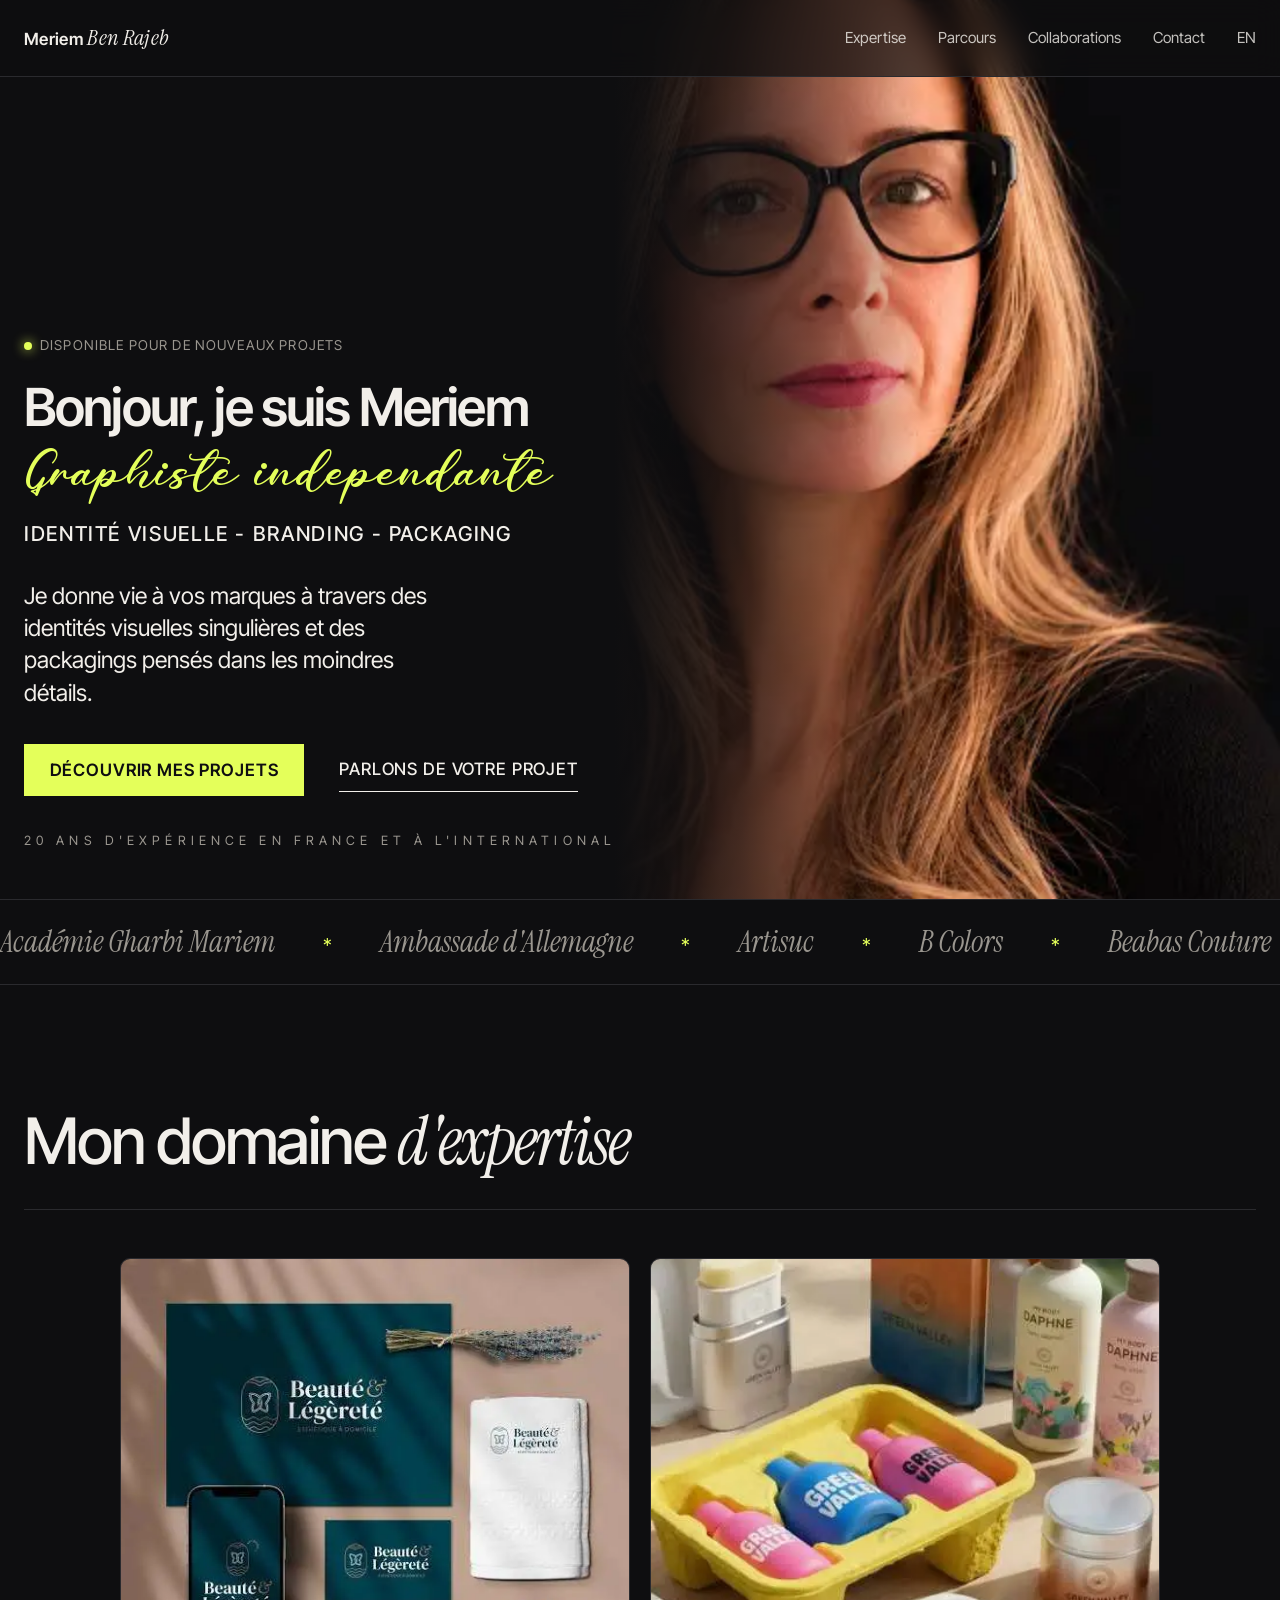
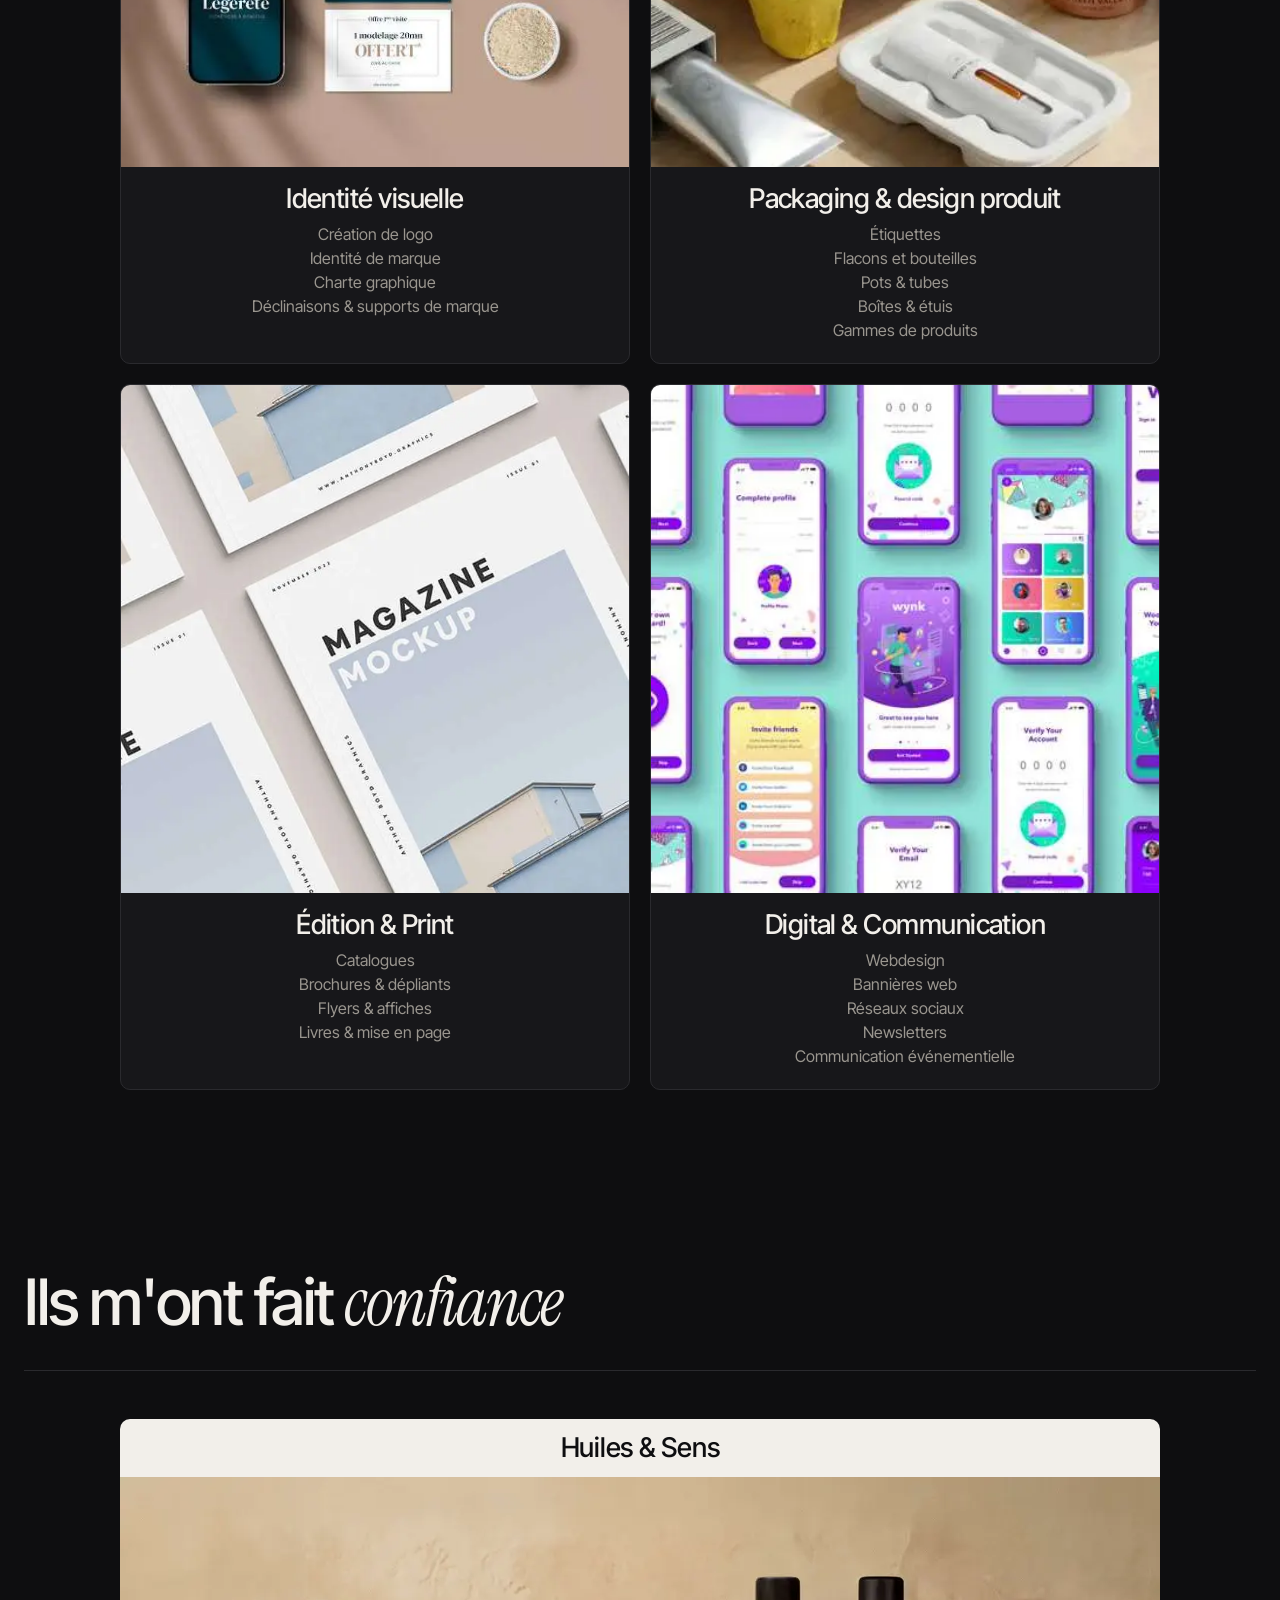
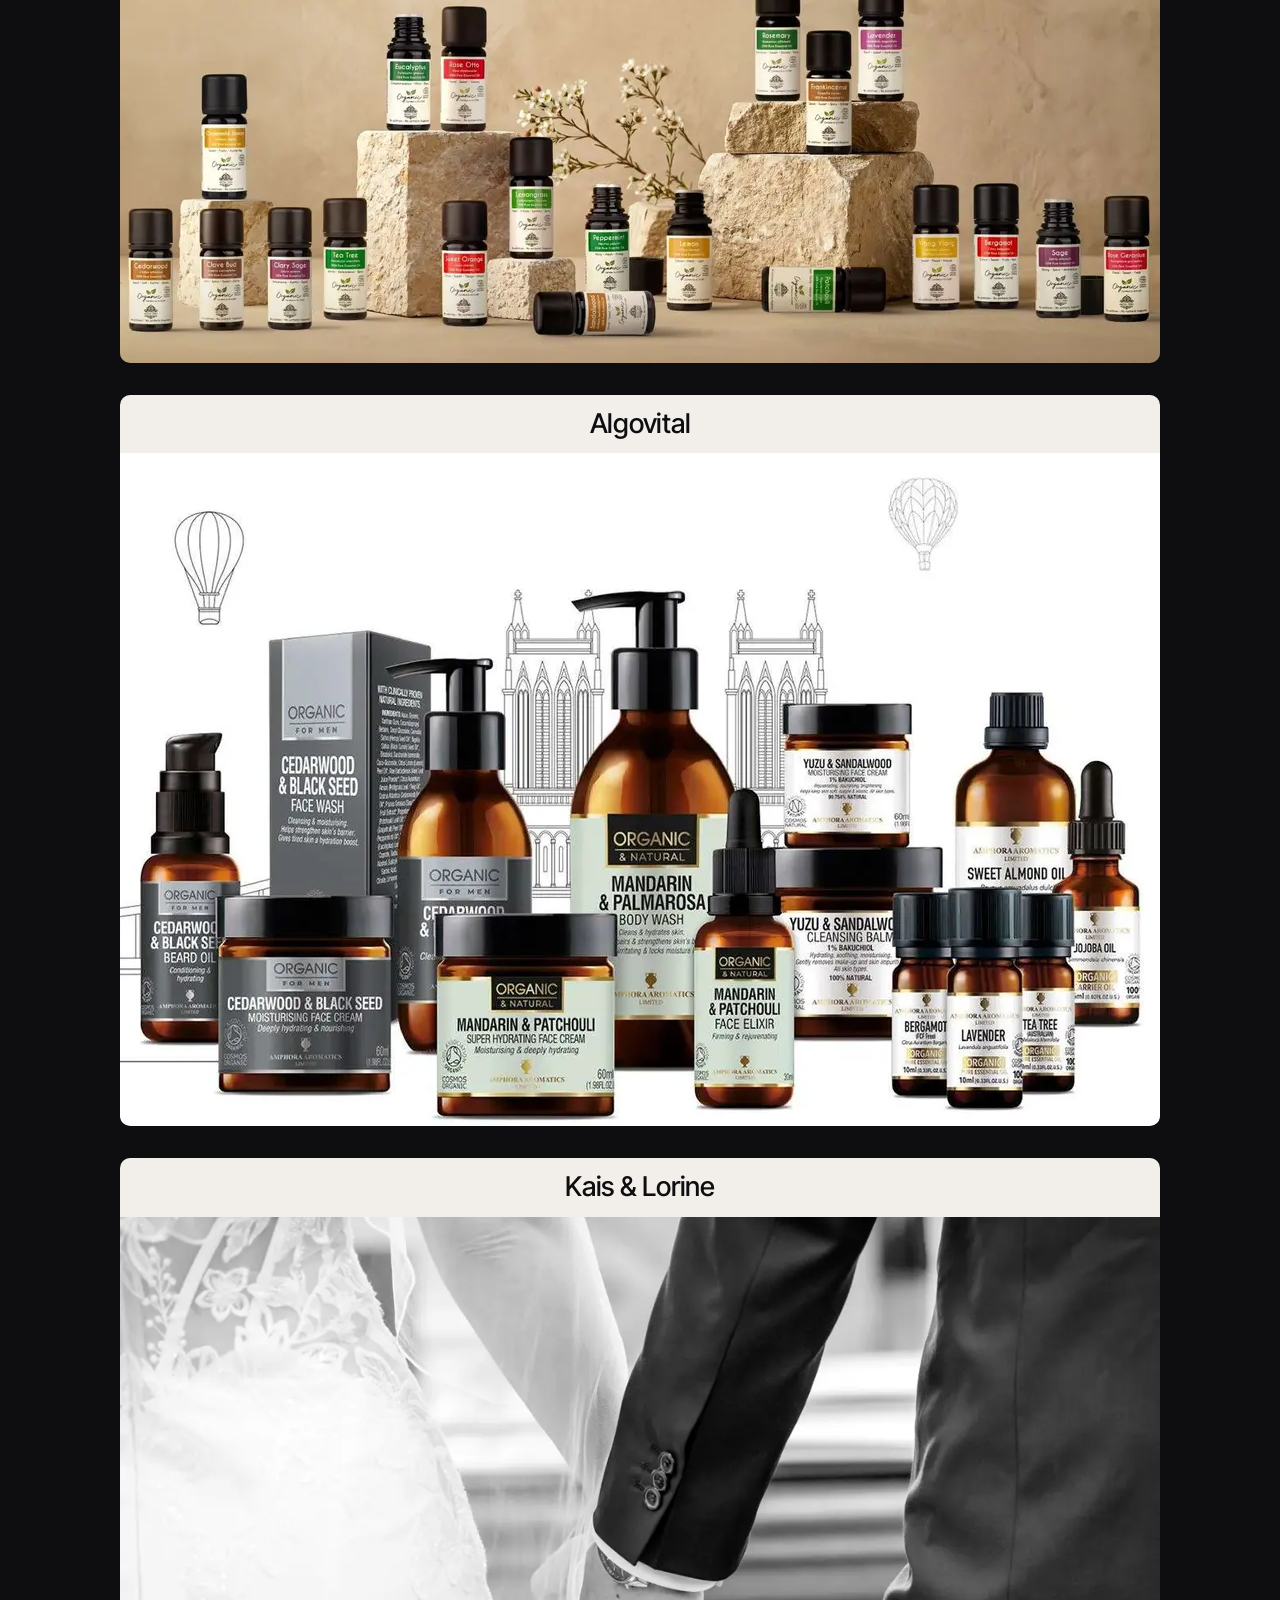
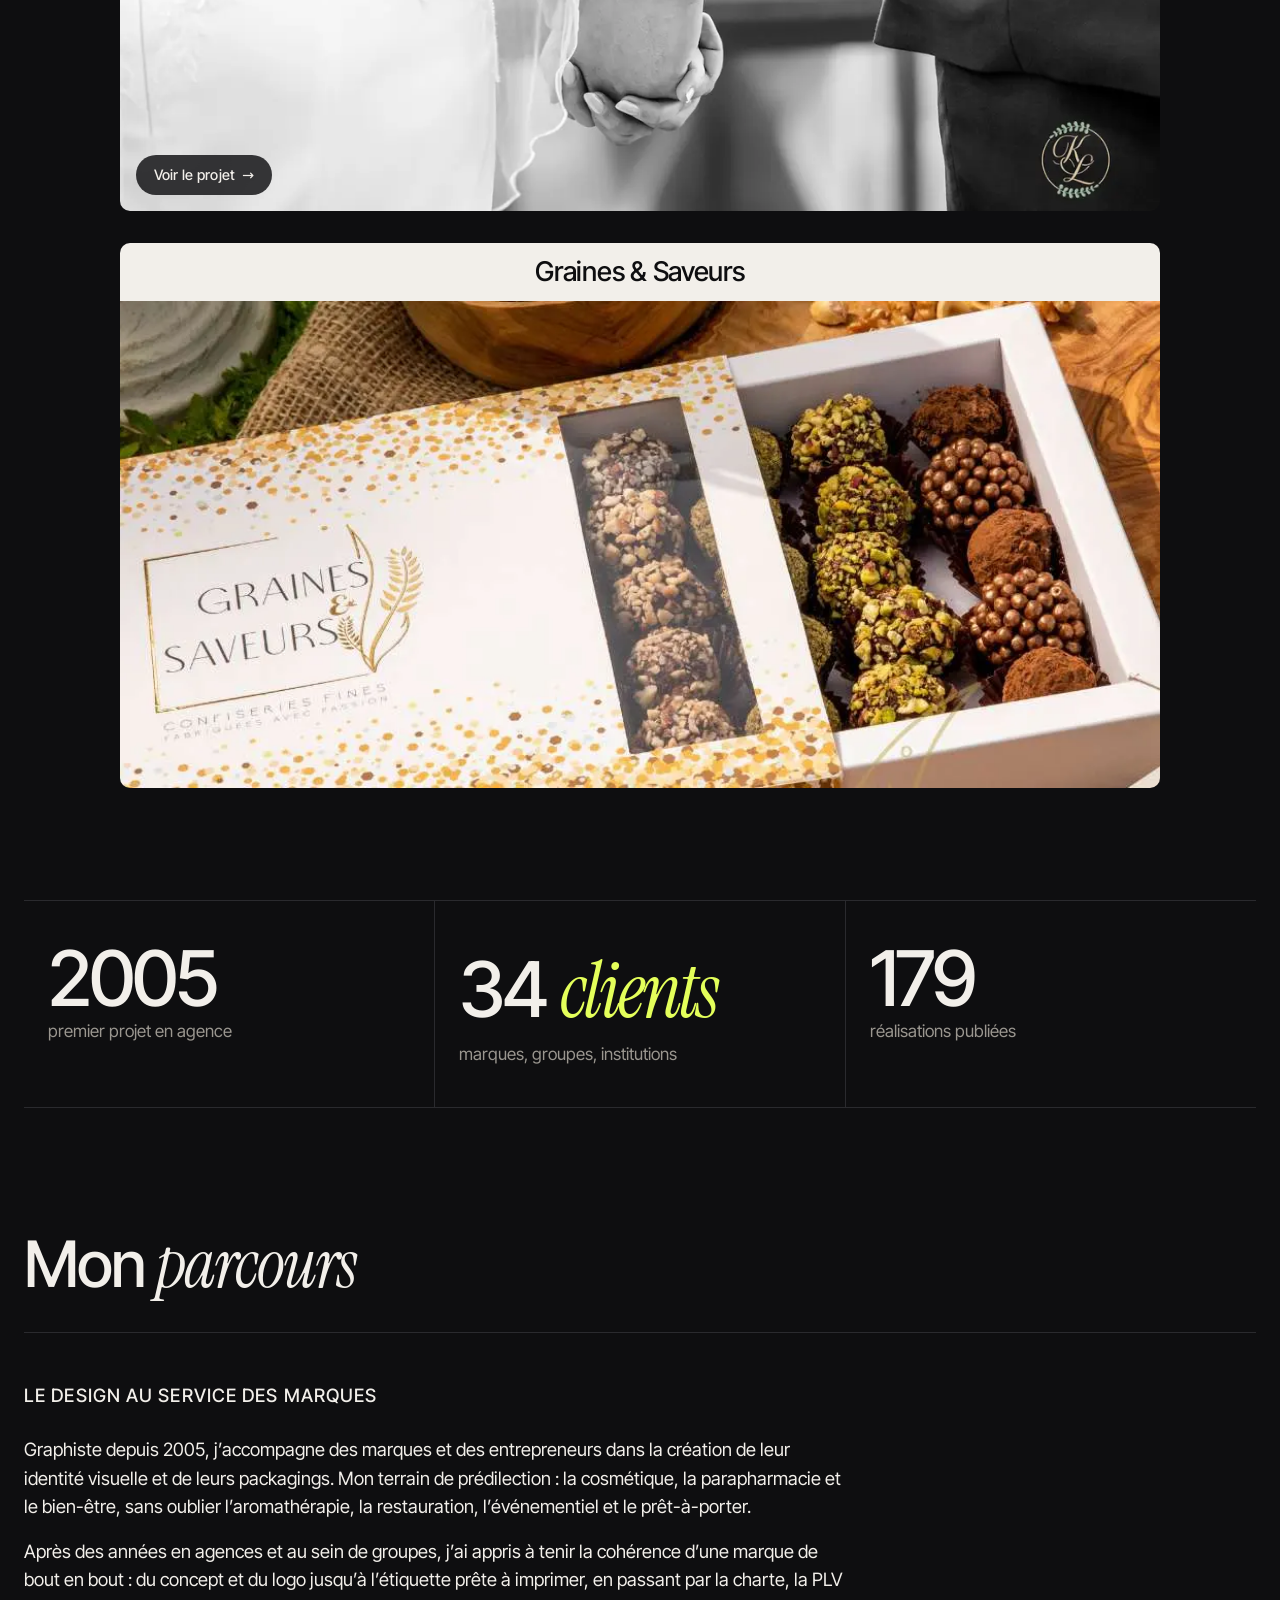
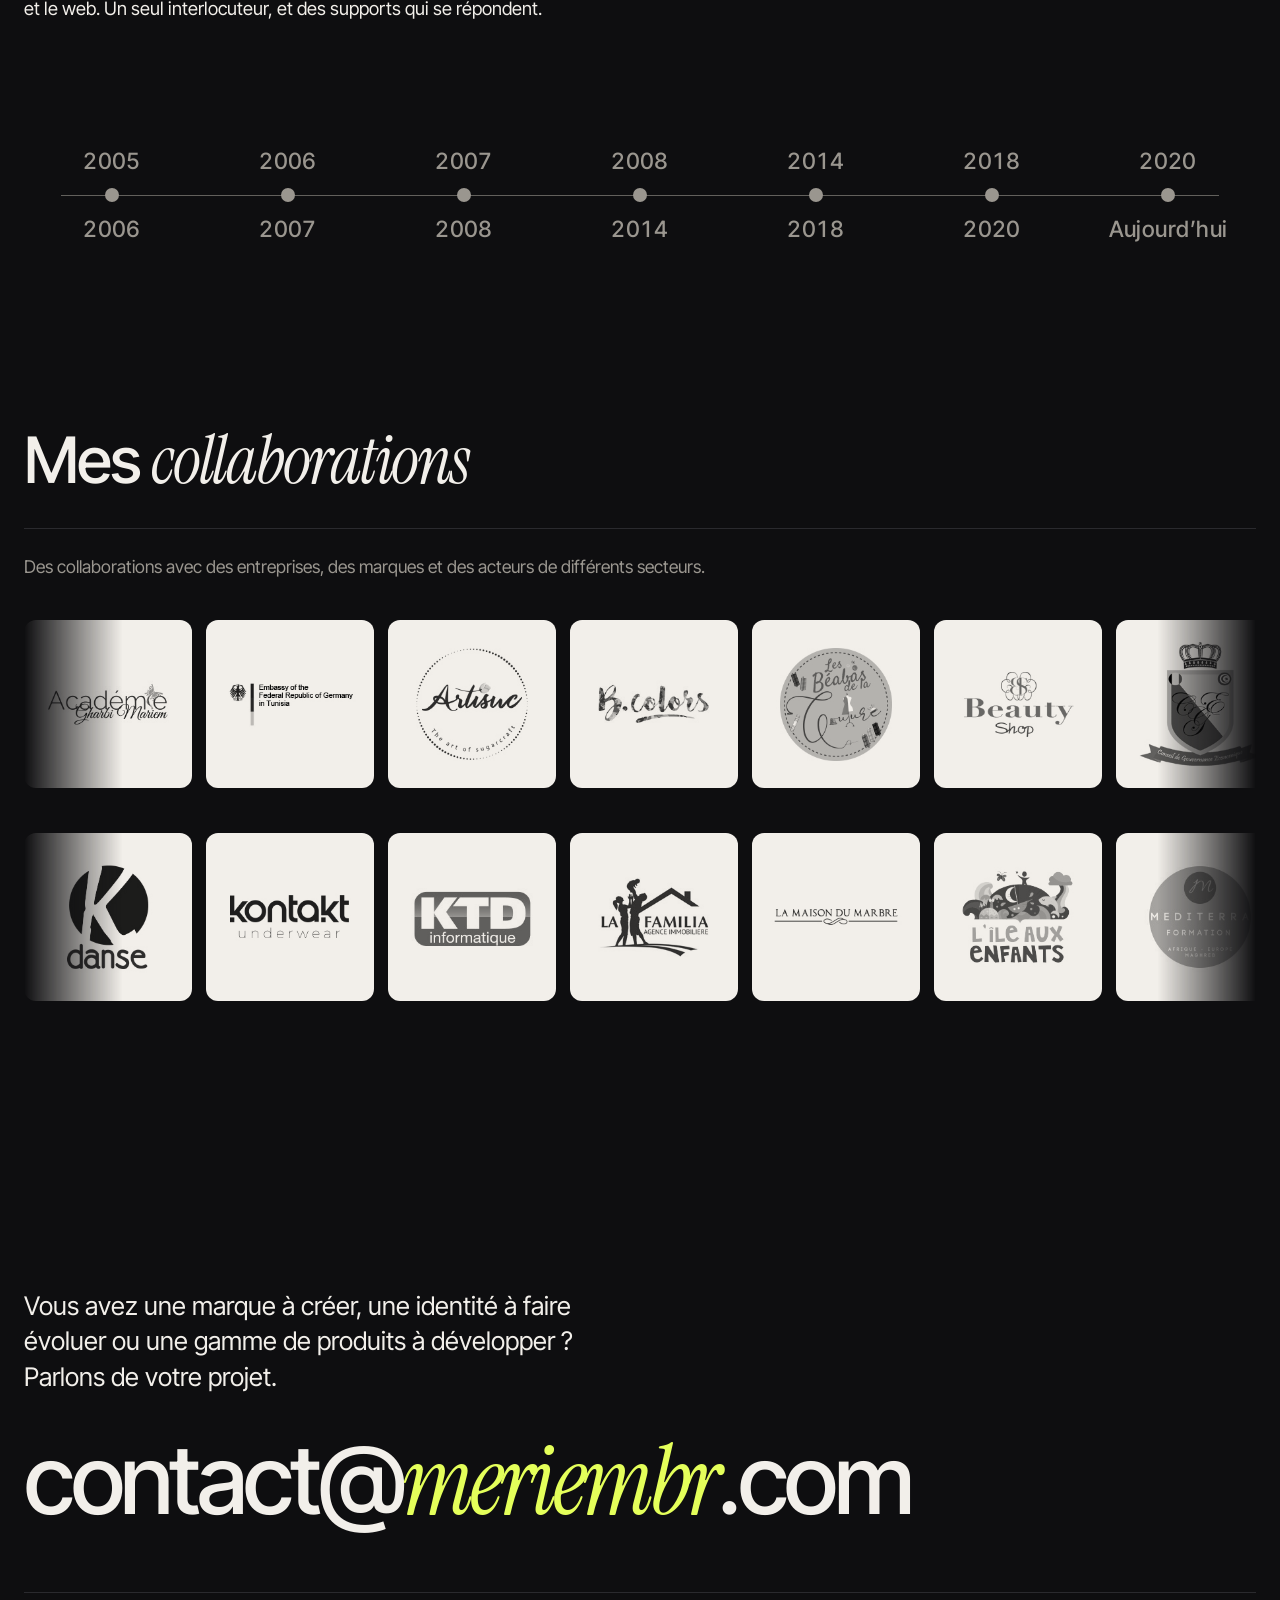
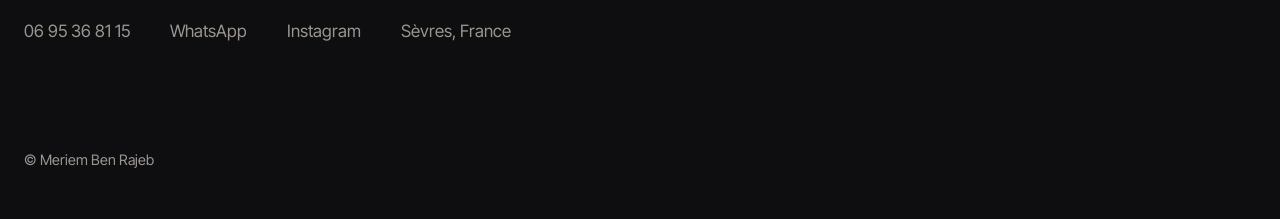
<file: index.html>
<!doctype html>
<html lang="fr" class="no-js">
<head>
<meta charset="utf-8">
<meta name="viewport" content="width=device-width, initial-scale=1">
<title>Meriem Ben Rajeb, graphiste</title>
<meta name="description" content="Portfolio de Meriem Ben Rajeb, graphiste à Sèvres : logos, identité visuelle, packaging, édition, PLV, web.">
<link rel="canonical" href="https://meriembr.com/">
<link rel="alternate" hreflang="fr" href="https://meriembr.com/">
<link rel="alternate" hreflang="en" href="https://meriembr.com/en/">
<meta property="og:type" content="website">
<meta property="og:url" content="https://meriembr.com/">
<meta property="og:title" content="Meriem Ben Rajeb, graphiste">
<meta property="og:description" content="Logos, identité visuelle, packaging, édition, PLV, web.">
<meta property="og:image" content="https://meriembr.com/img/og.png">
<link rel="icon" type="image/png" sizes="32x32" href="img/favicon/favicon-32x32.png">
<link rel="apple-touch-icon" href="img/favicon/apple-touch-icon.png">
<link rel="preload" href="fonts/inter-tight.woff2" as="font" type="font/woff2" crossorigin>
<link rel="preload" as="image" href="img/hero/hero-mobile.webp" media="(max-width: 959px)" fetchpriority="high">
<link rel="preload" as="image" imagesrcset="img/hero/hero-1200.webp 1200w, img/hero/hero-1876.webp 1876w" imagesizes="100vw" media="(min-width: 960px)" fetchpriority="high">
<link rel="stylesheet" href="css/site.css">
<script>document.documentElement.classList.replace("no-js", "js")</script>
<script type="module" src="js/site.js"></script>
<script type="application/ld+json">
{"@context":"https://schema.org","@type":"Person","name":"Meriem Ben Rajeb","jobTitle":"Graphiste","url":"https://meriembr.com/","email":"mailto:contact@meriembr.com","address":{"@type":"PostalAddress","addressLocality":"Sèvres","addressCountry":"FR"},"sameAs":["https://www.instagram.com/mbr.graphic.designer"]}
</script>
</head>
<body>
<a class="lien-evitement" href="#expertise">Aller aux travaux</a>

<header class="top"><div class="c">
  <a class="logo" href="#accueil">Meriem <em>Ben Rajeb</em></a>
  <nav aria-label="Navigation principale">
    <button type="button" id="menu-bouton" aria-expanded="false" aria-controls="menu">Menu</button>
    <ul id="menu">
      <li><a href="#expertise">Expertise</a></li>
      <li><a href="#parcours">Parcours</a></li>
      <li><a href="#collaborations">Collaborations</a></li>
      <li><a href="#contact">Contact</a></li>
      <li><a href="en/" hreflang="en" lang="en">EN</a></li>
    </ul>
  </nav>
</div></header>

<main>
<section id="accueil" class="hero">
  <picture class="hero-photo">
    <source media="(max-width: 959px)" srcset="img/hero/hero-mobile.webp" width="640" height="750">
    <img src="img/hero/hero-1876.webp" srcset="img/hero/hero-1200.webp 1200w, img/hero/hero-1876.webp 1876w" sizes="100vw" width="1876" height="750" alt="Meriem Ben Rajeb" fetchpriority="high">
  </picture>
  <div class="c"><div class="hero-texte">
      <p class="surtitre"><span class="dispo">Disponible pour de nouveaux projets</span></p>
      <h1 class="nom">Bonjour, je suis Meriem <span class="script">Graphiste indépendante</span></h1>
      <p class="metiers">Identité visuelle - Branding - Packaging</p>
      <p class="accroche">Je donne vie à vos marques à travers des identités visuelles singulières et des packagings pensés dans les moindres détails.</p>
      <div class="hero-actions"><a class="btn-accent" href="#expertise">Découvrir mes projets</a><a class="btn-lien" href="#contact">Parlons de votre projet</a></div>
      <p class="experience">20 ans d&#x27;expérience en France et à l&#x27;international</p>
  </div></div>
</section>

<div class="bandeau" aria-label="Clients"><div class="piste"><!-- bandeau:debut --><span>Académie Gharbi Mariem</span><span>Ambassade d&#x27;Allemagne</span><span>Artisuc</span><span>B Colors</span><span>Beabas Couture</span><span>Beauty Shop</span><span>CGBET</span><span>DeFacto</span><span>DEMCO</span><span>Demoiselle</span><span>Emoliaz</span><span>Giordano</span><span>Glossip Milano</span><span>H24</span><span>Hamila Accessories</span><span>Ideal Service</span><span>Jadmire Pharma</span><span>Kdanse</span><span>Kontakt</span><span>KTD Informatique</span><span>La Familia</span><span>La maison du marbre</span><span>L&#x27;ile aux enfants</span><span>Mediterra</span><span>Prosmetics</span><span>Pyramide</span><span>Scoop Organisation</span><span>Soleil d&#x27;orient</span><span>SPA RAC</span><span>Start Act</span><span>The Factory</span><span>Watts</span><span>Zahrat Zanbaq</span><span>Zayati Confection</span><span aria-hidden="true"><span>Académie Gharbi Mariem</span><span>Ambassade d&#x27;Allemagne</span><span>Artisuc</span><span>B Colors</span><span>Beabas Couture</span><span>Beauty Shop</span><span>CGBET</span><span>DeFacto</span><span>DEMCO</span><span>Demoiselle</span><span>Emoliaz</span><span>Giordano</span><span>Glossip Milano</span><span>H24</span><span>Hamila Accessories</span><span>Ideal Service</span><span>Jadmire Pharma</span><span>Kdanse</span><span>Kontakt</span><span>KTD Informatique</span><span>La Familia</span><span>La maison du marbre</span><span>L&#x27;ile aux enfants</span><span>Mediterra</span><span>Prosmetics</span><span>Pyramide</span><span>Scoop Organisation</span><span>Soleil d&#x27;orient</span><span>SPA RAC</span><span>Start Act</span><span>The Factory</span><span>Watts</span><span>Zahrat Zanbaq</span><span>Zayati Confection</span></span><!-- bandeau:fin --></div></div>

<section id="expertise" class="section expertise"><div class="c">
  <div class="entete-section"><h2>Mon domaine <em>d&#x27;expertise</em></h2></div>
  <ul class="domaines">
    <li class="domaine"><img src="img/domaines/identite.webp" width="554" height="523" alt="Identité visuelle" loading="lazy" decoding="async"><h3><a class="domaine-lien" href="#galerie-identite" data-domaine="identite">Identité visuelle</a></h3><ul><li>Création de logo</li><li>Identité de marque</li><li>Charte graphique</li><li>Déclinaisons &amp; supports de marque</li></ul></li>
    <li class="domaine"><img src="img/domaines/packaging.webp" width="438" height="560" alt="Packaging &amp; design produit" loading="lazy" decoding="async"><h3><a class="domaine-lien" href="#galerie-packaging" data-domaine="packaging">Packaging &amp; design produit</a></h3><ul><li>Étiquettes</li><li>Flacons et bouteilles</li><li>Pots &amp; tubes</li><li>Boîtes &amp; étuis</li><li>Gammes de produits</li></ul></li>
    <li class="domaine"><img src="img/domaines/edition.webp" width="667" height="868" alt="Édition &amp; Print" loading="lazy" decoding="async"><h3><a class="domaine-lien" href="#galerie-edition" data-domaine="edition">Édition &amp; Print</a></h3><ul><li>Catalogues</li><li>Brochures &amp; dépliants</li><li>Flyers &amp; affiches</li><li>Livres &amp; mise en page</li></ul></li>
    <li class="domaine"><img src="img/domaines/digital.webp" width="434" height="434" alt="Digital &amp; Communication" loading="lazy" decoding="async"><h3><a class="domaine-lien" href="#galerie-digital" data-domaine="digital">Digital &amp; Communication</a></h3><ul><li>Webdesign</li><li>Bannières web</li><li>Réseaux sociaux</li><li>Newsletters</li><li>Communication événementielle</li></ul></li>
  </ul>
  <div id="galeries" class="galeries"><!-- travaux:debut -->
<section class="galerie" id="galerie-identite" data-domaine="identite" aria-labelledby="titre-identite"><h3 id="titre-identite">Identité visuelle <span>(44)</span></h3>
<ul class="mosaique">
<li class="vignette" data-cat="logos"><a href="img/portfolio/logos/1-17hvin.jpg"><img src="img/min/logos/1-17hvin.webp" width="500" height="500" alt="Logos, 17hvin" loading="lazy" decoding="async"><span class="vignette-legende">Logos, 17hvin</span></a></li>
<li class="vignette" data-cat="logos"><a href="img/portfolio/logos/2-academie-gharbi-mariem.jpg"><img src="img/min/logos/2-academie-gharbi-mariem.webp" width="500" height="500" alt="Logos, Academie Gharbi Mariem" loading="lazy" decoding="async"><span class="vignette-legende">Logos, Academie Gharbi Mariem</span></a></li>
<li class="vignette" data-cat="logos"><a href="img/portfolio/logos/3-atheris-securite.jpg"><img src="img/min/logos/3-atheris-securite.webp" width="500" height="500" alt="Logos, Atheris Securite" loading="lazy" decoding="async"><span class="vignette-legende">Logos, Atheris Securite</span></a></li>
<li class="vignette" data-cat="logos"><a href="img/portfolio/logos/4-b-colors.jpg"><img src="img/min/logos/4-b-colors.webp" width="500" height="500" alt="Logos, B Colors" loading="lazy" decoding="async"><span class="vignette-legende">Logos, B Colors</span></a></li>
<li class="vignette" data-cat="logos"><a href="img/portfolio/logos/5-bebina.jpg"><img src="img/min/logos/5-bebina.webp" width="500" height="500" alt="Logos, Bebina" loading="lazy" decoding="async"><span class="vignette-legende">Logos, Bebina</span></a></li>
<li class="vignette" data-cat="logos"><a href="img/portfolio/logos/6-cevitek.jpg"><img src="img/min/logos/6-cevitek.webp" width="500" height="500" alt="Logos, Cevitek" loading="lazy" decoding="async"><span class="vignette-legende">Logos, Cevitek</span></a></li>
<li class="vignette" data-cat="logos"><a href="img/portfolio/logos/7-emoliaz.jpg"><img src="img/min/logos/7-emoliaz.webp" width="500" height="500" alt="Logos, Emoliaz" loading="lazy" decoding="async"><span class="vignette-legende">Logos, Emoliaz</span></a></li>
<li class="vignette" data-cat="logos"><a href="img/portfolio/logos/8-flavor-by-jade.jpg"><img src="img/min/logos/8-flavor-by-jade.webp" width="500" height="500" alt="Logos, Flavor By Jade" loading="lazy" decoding="async"><span class="vignette-legende">Logos, Flavor By Jade</span></a></li>
<li class="vignette" data-cat="logos"><a href="img/portfolio/logos/9-galya.jpg"><img src="img/min/logos/9-galya.webp" width="500" height="500" alt="Logos, Galya" loading="lazy" decoding="async"><span class="vignette-legende">Logos, Galya</span></a></li>
<li class="vignette" data-cat="logos"><a href="img/portfolio/logos/10-h24.jpg"><img src="img/min/logos/10-h24.webp" width="500" height="500" alt="Logos, H24" loading="lazy" decoding="async"><span class="vignette-legende">Logos, H24</span></a></li>
<li class="vignette" data-cat="logos"><a href="img/portfolio/logos/11-i-think.jpg"><img src="img/min/logos/11-i-think.webp" width="500" height="500" alt="Logos, I Think" loading="lazy" decoding="async"><span class="vignette-legende">Logos, I Think</span></a></li>
<li class="vignette" data-cat="logos"><a href="img/portfolio/logos/12-janna.jpg"><img src="img/min/logos/12-janna.webp" width="500" height="500" alt="Logos, Janna" loading="lazy" decoding="async"><span class="vignette-legende">Logos, Janna</span></a></li>
<li class="vignette" data-cat="logos"><a href="img/portfolio/logos/13-JTCT.jpg"><img src="img/min/logos/13-JTCT.webp" width="500" height="500" alt="Logos, Jtct" loading="lazy" decoding="async"><span class="vignette-legende">Logos, Jtct</span></a></li>
<li class="vignette" data-cat="logos"><a href="img/portfolio/logos/14-la-familia.jpg"><img src="img/min/logos/14-la-familia.webp" width="500" height="500" alt="Logos, La Familia" loading="lazy" decoding="async"><span class="vignette-legende">Logos, La Familia</span></a></li>
<li class="vignette" data-cat="logos"><a href="img/portfolio/logos/15-le-tanit.jpg"><img src="img/min/logos/15-le-tanit.webp" width="500" height="500" alt="Logos, Le Tanit" loading="lazy" decoding="async"><span class="vignette-legende">Logos, Le Tanit</span></a></li>
<li class="vignette" data-cat="logos"><a href="img/portfolio/logos/16-meca-barco.jpg"><img src="img/min/logos/16-meca-barco.webp" width="500" height="500" alt="Logos, Meca Barco" loading="lazy" decoding="async"><span class="vignette-legende">Logos, Meca Barco</span></a></li>
<li class="vignette" data-cat="logos"><a href="img/portfolio/logos/17-new-medica.jpg"><img src="img/min/logos/17-new-medica.webp" width="500" height="500" alt="Logos, New Medica" loading="lazy" decoding="async"><span class="vignette-legende">Logos, New Medica</span></a></li>
<li class="vignette" data-cat="logos"><a href="img/portfolio/logos/18-soft.jpg"><img src="img/min/logos/18-soft.webp" width="500" height="500" alt="Logos, Soft" loading="lazy" decoding="async"><span class="vignette-legende">Logos, Soft</span></a></li>
<li class="vignette" data-cat="logos"><a href="img/portfolio/logos/19-tulipe-voyage.jpg"><img src="img/min/logos/19-tulipe-voyage.webp" width="500" height="500" alt="Logos, Tulipe Voyage" loading="lazy" decoding="async"><span class="vignette-legende">Logos, Tulipe Voyage</span></a></li>
<li class="vignette" data-cat="logos"><a href="img/portfolio/logos/20-watts.jpg"><img src="img/min/logos/20-watts.webp" width="500" height="500" alt="Logos, Watts" loading="lazy" decoding="async"><span class="vignette-legende">Logos, Watts</span></a></li>
<li class="vignette" data-cat="visual_identity"><a href="img/portfolio/visual_identity/1-Zahrat-Zanbaq.jpg"><img src="img/min/visual_identity/1-Zahrat-Zanbaq.webp" width="500" height="500" alt="Identité visuelle, Zahrat Zanbaq" loading="lazy" decoding="async"><span class="vignette-legende">Identité visuelle, Zahrat Zanbaq</span></a></li>
<li class="vignette" data-cat="visual_identity"><a href="img/portfolio/visual_identity/2-Business-Cards1.jpg"><img src="img/min/visual_identity/2-Business-Cards1.webp" width="500" height="500" alt="Identité visuelle, Business Cards1" loading="lazy" decoding="async"><span class="vignette-legende">Identité visuelle, Business Cards1</span></a></li>
<li class="vignette" data-cat="visual_identity"><a href="img/portfolio/visual_identity/3-business-card-alsayed.jpg"><img src="img/min/visual_identity/3-business-card-alsayed.webp" width="500" height="500" alt="Identité visuelle, Business Card Alsayed" loading="lazy" decoding="async"><span class="vignette-legende">Identité visuelle, Business Card Alsayed</span></a></li>
<li class="vignette" data-cat="visual_identity"><a href="img/portfolio/visual_identity/4-business-card-bcolors.jpg"><img src="img/min/visual_identity/4-business-card-bcolors.webp" width="500" height="500" alt="Identité visuelle, Business Card Bcolors" loading="lazy" decoding="async"><span class="vignette-legende">Identité visuelle, Business Card Bcolors</span></a></li>
<li class="vignette" data-cat="visual_identity"><a href="img/portfolio/visual_identity/5-business-card-haifa-jendoubi.jpg"><img src="img/min/visual_identity/5-business-card-haifa-jendoubi.webp" width="500" height="500" alt="Identité visuelle, Business Card Haifa Jendoubi" loading="lazy" decoding="async"><span class="vignette-legende">Identité visuelle, Business Card Haifa Jendoubi</span></a></li>
<li class="vignette" data-cat="visual_identity"><a href="img/portfolio/visual_identity/6-business-card-beauty-shop.jpg"><img src="img/min/visual_identity/6-business-card-beauty-shop.webp" width="500" height="500" alt="Identité visuelle, Business Card Beauty Shop" loading="lazy" decoding="async"><span class="vignette-legende">Identité visuelle, Business Card Beauty Shop</span></a></li>
<li class="vignette" data-cat="visual_identity"><a href="img/portfolio/visual_identity/7-business-card-newmedica.jpg"><img src="img/min/visual_identity/7-business-card-newmedica.webp" width="500" height="500" alt="Identité visuelle, Business Card Newmedica" loading="lazy" decoding="async"><span class="vignette-legende">Identité visuelle, Business Card Newmedica</span></a></li>
<li class="vignette" data-cat="visual_identity"><a href="img/portfolio/visual_identity/8-business-card-emoliaz.jpg"><img src="img/min/visual_identity/8-business-card-emoliaz.webp" width="500" height="500" alt="Identité visuelle, Business Card Emoliaz" loading="lazy" decoding="async"><span class="vignette-legende">Identité visuelle, Business Card Emoliaz</span></a></li>
<li class="vignette" data-cat="visual_identity"><a href="img/portfolio/visual_identity/9-business-card-hamila-accessories.jpg"><img src="img/min/visual_identity/9-business-card-hamila-accessories.webp" width="500" height="500" alt="Identité visuelle, Business Card Hamila Accessories" loading="lazy" decoding="async"><span class="vignette-legende">Identité visuelle, Business Card Hamila Accessories</span></a></li>
<li class="vignette" data-cat="visual_identity"><a href="img/portfolio/visual_identity/10-business-card-ideal-service.jpg"><img src="img/min/visual_identity/10-business-card-ideal-service.webp" width="500" height="500" alt="Identité visuelle, Business Card Ideal Service" loading="lazy" decoding="async"><span class="vignette-legende">Identité visuelle, Business Card Ideal Service</span></a></li>
<li class="vignette" data-cat="visual_identity"><a href="img/portfolio/visual_identity/11-business-card-jadmire.jpg"><img src="img/min/visual_identity/11-business-card-jadmire.webp" width="500" height="500" alt="Identité visuelle, Business Card Jadmire" loading="lazy" decoding="async"><span class="vignette-legende">Identité visuelle, Business Card Jadmire</span></a></li>
<li class="vignette" data-cat="visual_identity"><a href="img/portfolio/visual_identity/12-business-card-sesderma.jpg"><img src="img/min/visual_identity/12-business-card-sesderma.webp" width="500" height="500" alt="Identité visuelle, Business Card Sesderma" loading="lazy" decoding="async"><span class="vignette-legende">Identité visuelle, Business Card Sesderma</span></a></li>
<li class="vignette" data-cat="visual_identity"><a href="img/portfolio/visual_identity/13-business-card-the-factory.jpg"><img src="img/min/visual_identity/13-business-card-the-factory.webp" width="500" height="500" alt="Identité visuelle, Business Card The Factory" loading="lazy" decoding="async"><span class="vignette-legende">Identité visuelle, Business Card The Factory</span></a></li>
<li class="vignette" data-cat="visual_identity"><a href="img/portfolio/visual_identity/14-business-card-la-familia.jpg"><img src="img/min/visual_identity/14-business-card-la-familia.webp" width="500" height="500" alt="Identité visuelle, Business Card La Familia" loading="lazy" decoding="async"><span class="vignette-legende">Identité visuelle, Business Card La Familia</span></a></li>
<li class="vignette" data-cat="visual_identity"><a href="img/portfolio/visual_identity/15-business-card-mediterra-formation.jpg"><img src="img/min/visual_identity/15-business-card-mediterra-formation.webp" width="500" height="500" alt="Identité visuelle, Business Card Mediterra Formation" loading="lazy" decoding="async"><span class="vignette-legende">Identité visuelle, Business Card Mediterra Formation</span></a></li>
<li class="vignette" data-cat="visual_identity"><a href="img/portfolio/visual_identity/16-business-card-meca-barco.jpg"><img src="img/min/visual_identity/16-business-card-meca-barco.webp" width="500" height="500" alt="Identité visuelle, Business Card Meca Barco" loading="lazy" decoding="async"><span class="vignette-legende">Identité visuelle, Business Card Meca Barco</span></a></li>
<li class="vignette" data-cat="visual_identity"><a href="img/portfolio/visual_identity/17-business-card-NBS.jpg"><img src="img/min/visual_identity/17-business-card-NBS.webp" width="500" height="500" alt="Identité visuelle, Business Card Nbs" loading="lazy" decoding="async"><span class="vignette-legende">Identité visuelle, Business Card Nbs</span></a></li>
<li class="vignette" data-cat="visual_identity"><a href="img/portfolio/visual_identity/18-business-card-wafa-zouaghi.jpg"><img src="img/min/visual_identity/18-business-card-wafa-zouaghi.webp" width="500" height="500" alt="Identité visuelle, Business Card Wafa Zouaghi" loading="lazy" decoding="async"><span class="vignette-legende">Identité visuelle, Business Card Wafa Zouaghi</span></a></li>
<li class="vignette" data-cat="visual_identity"><a href="img/portfolio/visual_identity/19-business-card-sahha.jpg"><img src="img/min/visual_identity/19-business-card-sahha.webp" width="500" height="500" alt="Identité visuelle, Business Card Sahha" loading="lazy" decoding="async"><span class="vignette-legende">Identité visuelle, Business Card Sahha</span></a></li>
<li class="vignette" data-cat="visual_identity"><a href="img/portfolio/visual_identity/20-business-card-watts.jpg"><img src="img/min/visual_identity/20-business-card-watts.webp" width="500" height="500" alt="Identité visuelle, Business Card Watts" loading="lazy" decoding="async"><span class="vignette-legende">Identité visuelle, Business Card Watts</span></a></li>
<li class="vignette" data-cat="visual_identity"><a href="img/portfolio/visual_identity/21-business-card-zayati.jpg"><img src="img/min/visual_identity/21-business-card-zayati.webp" width="500" height="500" alt="Identité visuelle, Business Card Zayati" loading="lazy" decoding="async"><span class="vignette-legende">Identité visuelle, Business Card Zayati</span></a></li>
<li class="vignette" data-cat="visual_identity"><a href="img/portfolio/visual_identity/22-business-card-zahart-zanbaq.jpg"><img src="img/min/visual_identity/22-business-card-zahart-zanbaq.webp" width="500" height="500" alt="Identité visuelle, Business Card Zahart Zanbaq" loading="lazy" decoding="async"><span class="vignette-legende">Identité visuelle, Business Card Zahart Zanbaq</span></a></li>
<li class="vignette" data-cat="visual_identity"><a href="img/portfolio/visual_identity/23-envelope-musiqat.jpg"><img src="img/min/visual_identity/23-envelope-musiqat.webp" width="500" height="500" alt="Identité visuelle, Envelope Musiqat" loading="lazy" decoding="async"><span class="vignette-legende">Identité visuelle, Envelope Musiqat</span></a></li>
<li class="vignette" data-cat="visual_identity"><a href="img/portfolio/visual_identity/24-letterhaed-soft.jpg"><img src="img/min/visual_identity/24-letterhaed-soft.webp" width="500" height="500" alt="Identité visuelle, Letterhaed Soft" loading="lazy" decoding="async"><span class="vignette-legende">Identité visuelle, Letterhaed Soft</span></a></li>
</ul></section>
<section class="galerie" id="galerie-packaging" data-domaine="packaging" aria-labelledby="titre-packaging"><h3 id="titre-packaging">Packaging &amp; design produit <span>(28)</span></h3>
<ul class="mosaique">
<li class="vignette" data-cat="packaging_labels"><a href="img/portfolio/packaging_labels/1-Hangtags.gif"><img src="img/min/packaging_labels/1-Hangtags.webp" width="500" height="500" alt="Packaging et étiquettes, Hangtags" loading="lazy" decoding="async"><span class="vignette-legende">Packaging et étiquettes, Hangtags</span></a></li>
<li class="vignette" data-cat="packaging_labels"><a href="img/portfolio/packaging_labels/2-rollon.jpg"><img src="img/min/packaging_labels/2-rollon.webp" width="500" height="500" alt="Packaging et étiquettes, Rollon" loading="lazy" decoding="async"><span class="vignette-legende">Packaging et étiquettes, Rollon</span></a></li>
<li class="vignette" data-cat="packaging_labels"><a href="img/portfolio/packaging_labels/3-antiage-jour-nuit.jpg"><img src="img/min/packaging_labels/3-antiage-jour-nuit.webp" width="500" height="500" alt="Packaging et étiquettes, Antiage Jour Nuit" loading="lazy" decoding="async"><span class="vignette-legende">Packaging et étiquettes, Antiage Jour Nuit</span></a></li>
<li class="vignette" data-cat="packaging_labels"><a href="img/portfolio/packaging_labels/4-baumes.gif"><img src="img/min/packaging_labels/4-baumes.webp" width="500" height="500" alt="Packaging et étiquettes, Baumes" loading="lazy" decoding="async"><span class="vignette-legende">Packaging et étiquettes, Baumes</span></a></li>
<li class="vignette" data-cat="packaging_labels"><a href="img/portfolio/packaging_labels/5-carton-minceur.jpg"><img src="img/min/packaging_labels/5-carton-minceur.webp" width="600" height="486" alt="Packaging et étiquettes, Carton Minceur" loading="lazy" decoding="async"><span class="vignette-legende">Packaging et étiquettes, Carton Minceur</span></a></li>
<li class="vignette" data-cat="packaging_labels"><a href="img/portfolio/packaging_labels/6-brume-angeline.gif"><img src="img/min/packaging_labels/6-brume-angeline.webp" width="500" height="500" alt="Packaging et étiquettes, Brume Angeline" loading="lazy" decoding="async"><span class="vignette-legende">Packaging et étiquettes, Brume Angeline</span></a></li>
<li class="vignette" data-cat="packaging_labels"><a href="img/portfolio/packaging_labels/7-calmyna.gif"><img src="img/min/packaging_labels/7-calmyna.webp" width="500" height="500" alt="Packaging et étiquettes, Calmyna" loading="lazy" decoding="async"><span class="vignette-legende">Packaging et étiquettes, Calmyna</span></a></li>
<li class="vignette" data-cat="packaging_labels"><a href="img/portfolio/packaging_labels/8-cerelaes-infantiles.gif"><img src="img/min/packaging_labels/8-cerelaes-infantiles.webp" width="500" height="500" alt="Packaging et étiquettes, Cerelaes Infantiles" loading="lazy" decoding="async"><span class="vignette-legende">Packaging et étiquettes, Cerelaes Infantiles</span></a></li>
<li class="vignette" data-cat="packaging_labels"><a href="img/portfolio/packaging_labels/9-compotes-bio.gif"><img src="img/min/packaging_labels/9-compotes-bio.webp" width="500" height="500" alt="Packaging et étiquettes, Compotes Bio" loading="lazy" decoding="async"><span class="vignette-legende">Packaging et étiquettes, Compotes Bio</span></a></li>
<li class="vignette" data-cat="packaging_labels"><a href="img/portfolio/packaging_labels/10-jokertag.jpg"><img src="img/min/packaging_labels/10-jokertag.webp" width="500" height="500" alt="Packaging et étiquettes, Jokertag" loading="lazy" decoding="async"><span class="vignette-legende">Packaging et étiquettes, Jokertag</span></a></li>
<li class="vignette" data-cat="packaging_labels"><a href="img/portfolio/packaging_labels/11-cristal-ice.gif"><img src="img/min/packaging_labels/11-cristal-ice.webp" width="500" height="500" alt="Packaging et étiquettes, Cristal Ice" loading="lazy" decoding="async"><span class="vignette-legende">Packaging et étiquettes, Cristal Ice</span></a></li>
<li class="vignette" data-cat="packaging_labels"><a href="img/portfolio/packaging_labels/12-night-care-duet.jpg"><img src="img/min/packaging_labels/12-night-care-duet.webp" width="500" height="500" alt="Packaging et étiquettes, Night Care Duet" loading="lazy" decoding="async"><span class="vignette-legende">Packaging et étiquettes, Night Care Duet</span></a></li>
<li class="vignette" data-cat="packaging_labels"><a href="img/portfolio/packaging_labels/13-deobrume-angintime.gif"><img src="img/min/packaging_labels/13-deobrume-angintime.webp" width="500" height="500" alt="Packaging et étiquettes, Deobrume Angintime" loading="lazy" decoding="async"><span class="vignette-legende">Packaging et étiquettes, Deobrume Angintime</span></a></li>
<li class="vignette" data-cat="packaging_labels"><a href="img/portfolio/packaging_labels/14-jp-canada.jpg"><img src="img/min/packaging_labels/14-jp-canada.webp" width="500" height="500" alt="Packaging et étiquettes, Jp Canada" loading="lazy" decoding="async"><span class="vignette-legende">Packaging et étiquettes, Jp Canada</span></a></li>
<li class="vignette" data-cat="packaging_labels"><a href="img/portfolio/packaging_labels/15-materna-compotes.jpg"><img src="img/min/packaging_labels/15-materna-compotes.webp" width="500" height="500" alt="Packaging et étiquettes, Materna Compotes" loading="lazy" decoding="async"><span class="vignette-legende">Packaging et étiquettes, Materna Compotes</span></a></li>
<li class="vignette" data-cat="packaging_labels"><a href="img/portfolio/packaging_labels/16-gel-angintime.gif"><img src="img/min/packaging_labels/16-gel-angintime.webp" width="500" height="500" alt="Packaging et étiquettes, Gel Angintime" loading="lazy" decoding="async"><span class="vignette-legende">Packaging et étiquettes, Gel Angintime</span></a></li>
<li class="vignette" data-cat="packaging_labels"><a href="img/portfolio/packaging_labels/17-huiles-essentielles.gif"><img src="img/min/packaging_labels/17-huiles-essentielles.webp" width="500" height="500" alt="Packaging et étiquettes, Huiles Essentielles" loading="lazy" decoding="async"><span class="vignette-legende">Packaging et étiquettes, Huiles Essentielles</span></a></li>
<li class="vignette" data-cat="packaging_labels"><a href="img/portfolio/packaging_labels/18-lingettes.jpg"><img src="img/min/packaging_labels/18-lingettes.webp" width="500" height="500" alt="Packaging et étiquettes, Lingettes" loading="lazy" decoding="async"><span class="vignette-legende">Packaging et étiquettes, Lingettes</span></a></li>
<li class="vignette" data-cat="packaging_labels"><a href="img/portfolio/packaging_labels/19-materna-flacons.jpg"><img src="img/min/packaging_labels/19-materna-flacons.webp" width="500" height="500" alt="Packaging et étiquettes, Materna Flacons" loading="lazy" decoding="async"><span class="vignette-legende">Packaging et étiquettes, Materna Flacons</span></a></li>
<li class="vignette" data-cat="packaging_labels"><a href="img/portfolio/packaging_labels/20-lait-angeline.gif"><img src="img/min/packaging_labels/20-lait-angeline.webp" width="500" height="500" alt="Packaging et étiquettes, Lait Angeline" loading="lazy" decoding="async"><span class="vignette-legende">Packaging et étiquettes, Lait Angeline</span></a></li>
<li class="vignette" data-cat="packaging_labels"><a href="img/portfolio/packaging_labels/21-materna-family-apres-shampooing.jpg"><img src="img/min/packaging_labels/21-materna-family-apres-shampooing.webp" width="500" height="500" alt="Packaging et étiquettes, Materna Family Apres Shampooing" loading="lazy" decoding="async"><span class="vignette-legende">Packaging et étiquettes, Materna Family Apres Shampooing</span></a></li>
<li class="vignette" data-cat="packaging_labels"><a href="img/portfolio/packaging_labels/22-materna-family-shampooing.jpg"><img src="img/min/packaging_labels/22-materna-family-shampooing.webp" width="500" height="500" alt="Packaging et étiquettes, Materna Family Shampooing" loading="lazy" decoding="async"><span class="vignette-legende">Packaging et étiquettes, Materna Family Shampooing</span></a></li>
<li class="vignette" data-cat="packaging_labels"><a href="img/portfolio/packaging_labels/23materna-family-gel-douche.jpg"><img src="img/min/packaging_labels/23materna-family-gel-douche.webp" width="500" height="500" alt="Packaging et étiquettes, Materna Family Gel Douche" loading="lazy" decoding="async"><span class="vignette-legende">Packaging et étiquettes, Materna Family Gel Douche</span></a></li>
<li class="vignette" data-cat="packaging_labels"><a href="img/portfolio/packaging_labels/24-materna-family-creme-lavante.jpg"><img src="img/min/packaging_labels/24-materna-family-creme-lavante.webp" width="500" height="500" alt="Packaging et étiquettes, Materna Family Creme Lavante" loading="lazy" decoding="async"><span class="vignette-legende">Packaging et étiquettes, Materna Family Creme Lavante</span></a></li>
<li class="vignette" data-cat="packaging_labels"><a href="img/portfolio/packaging_labels/25-mihoub.gif"><img src="img/min/packaging_labels/25-mihoub.webp" width="500" height="500" alt="Packaging et étiquettes, Mihoub" loading="lazy" decoding="async"><span class="vignette-legende">Packaging et étiquettes, Mihoub</span></a></li>
<li class="vignette" data-cat="packaging_labels"><a href="img/portfolio/packaging_labels/26-soft-1kg.gif"><img src="img/min/packaging_labels/26-soft-1kg.webp" width="500" height="500" alt="Packaging et étiquettes, Soft 1kg" loading="lazy" decoding="async"><span class="vignette-legende">Packaging et étiquettes, Soft 1kg</span></a></li>
<li class="vignette" data-cat="packaging_labels"><a href="img/portfolio/packaging_labels/27-soft-200g.gif"><img src="img/min/packaging_labels/27-soft-200g.webp" width="500" height="500" alt="Packaging et étiquettes, Soft 200g" loading="lazy" decoding="async"><span class="vignette-legende">Packaging et étiquettes, Soft 200g</span></a></li>
<li class="vignette" data-cat="packaging_labels"><a href="img/portfolio/packaging_labels/28-solaire.gif"><img src="img/min/packaging_labels/28-solaire.webp" width="500" height="500" alt="Packaging et étiquettes, Solaire" loading="lazy" decoding="async"><span class="vignette-legende">Packaging et étiquettes, Solaire</span></a></li>
</ul></section>
<section class="galerie" id="galerie-edition" data-domaine="edition" aria-labelledby="titre-edition"><h3 id="titre-edition">Édition &amp; Print <span>(48)</span></h3>
<ul class="mosaique">
<li class="vignette" data-cat="flyers_leaflets"><a href="img/portfolio/flyers_leaflets/1-weekend-aroma.jpg"><img src="img/min/flyers_leaflets/1-weekend-aroma.webp" width="500" height="500" alt="Flyers et dépliants, Weekend Aroma" loading="lazy" decoding="async"><span class="vignette-legende">Flyers et dépliants, Weekend Aroma</span></a></li>
<li class="vignette" data-cat="flyers_leaflets"><a href="img/portfolio/flyers_leaflets/2-flyer-musiqat.jpg"><img src="img/min/flyers_leaflets/2-flyer-musiqat.webp" width="500" height="500" alt="Flyers et dépliants, Flyer Musiqat" loading="lazy" decoding="async"><span class="vignette-legende">Flyers et dépliants, Flyer Musiqat</span></a></li>
<li class="vignette" data-cat="flyers_leaflets"><a href="img/portfolio/flyers_leaflets/3-atelier-parfum.jpg"><img src="img/min/flyers_leaflets/3-atelier-parfum.webp" width="500" height="500" alt="Flyers et dépliants, Atelier Parfum" loading="lazy" decoding="async"><span class="vignette-legende">Flyers et dépliants, Atelier Parfum</span></a></li>
<li class="vignette" data-cat="flyers_leaflets"><a href="img/portfolio/flyers_leaflets/4-atelierparfum.jpg"><img src="img/min/flyers_leaflets/4-atelierparfum.webp" width="500" height="500" alt="Flyers et dépliants, Atelierparfum" loading="lazy" decoding="async"><span class="vignette-legende">Flyers et dépliants, Atelierparfum</span></a></li>
<li class="vignette" data-cat="flyers_leaflets"><a href="img/portfolio/flyers_leaflets/5-cereales-depliant.jpg"><img src="img/min/flyers_leaflets/5-cereales-depliant.webp" width="500" height="500" alt="Flyers et dépliants, Cereales Depliant" loading="lazy" decoding="async"><span class="vignette-legende">Flyers et dépliants, Cereales Depliant</span></a></li>
<li class="vignette" data-cat="flyers_leaflets"><a href="img/portfolio/flyers_leaflets/6-Tourisme.jpg"><img src="img/min/flyers_leaflets/6-Tourisme.webp" width="500" height="500" alt="Flyers et dépliants, Tourisme" loading="lazy" decoding="async"><span class="vignette-legende">Flyers et dépliants, Tourisme</span></a></li>
<li class="vignette" data-cat="flyers_leaflets"><a href="img/portfolio/flyers_leaflets/7-tourisme.jpg"><img src="img/min/flyers_leaflets/7-tourisme.webp" width="500" height="500" alt="Flyers et dépliants, Tourisme" loading="lazy" decoding="async"><span class="vignette-legende">Flyers et dépliants, Tourisme</span></a></li>
<li class="vignette" data-cat="flyers_leaflets"><a href="img/portfolio/flyers_leaflets/8-glossip-flyers.jpg"><img src="img/min/flyers_leaflets/8-glossip-flyers.webp" width="500" height="500" alt="Flyers et dépliants, Glossip Flyers" loading="lazy" decoding="async"><span class="vignette-legende">Flyers et dépliants, Glossip Flyers</span></a></li>
<li class="vignette" data-cat="flyers_leaflets"><a href="img/portfolio/flyers_leaflets/9-forcapil.jpg"><img src="img/min/flyers_leaflets/9-forcapil.webp" width="500" height="500" alt="Flyers et dépliants, Forcapil" loading="lazy" decoding="async"><span class="vignette-legende">Flyers et dépliants, Forcapil</span></a></li>
<li class="vignette" data-cat="flyers_leaflets"><a href="img/portfolio/flyers_leaflets/10-hs-precautions.jpg"><img src="img/min/flyers_leaflets/10-hs-precautions.webp" width="500" height="500" alt="Flyers et dépliants, Hs Precautions" loading="lazy" decoding="async"><span class="vignette-legende">Flyers et dépliants, Hs Precautions</span></a></li>
<li class="vignette" data-cat="flyers_leaflets"><a href="img/portfolio/flyers_leaflets/11-hs-precautions.jpg"><img src="img/min/flyers_leaflets/11-hs-precautions.webp" width="500" height="500" alt="Flyers et dépliants, Hs Precautions" loading="lazy" decoding="async"><span class="vignette-legende">Flyers et dépliants, Hs Precautions</span></a></li>
<li class="vignette" data-cat="flyers_leaflets"><a href="img/portfolio/flyers_leaflets/12-flyer-jac2012.jpg"><img src="img/min/flyers_leaflets/12-flyer-jac2012.webp" width="500" height="500" alt="Flyers et dépliants, Flyer Jac2012" loading="lazy" decoding="async"><span class="vignette-legende">Flyers et dépliants, Flyer Jac2012</span></a></li>
<li class="vignette" data-cat="flyers_leaflets"><a href="img/portfolio/flyers_leaflets/13-vitiven.jpg"><img src="img/min/flyers_leaflets/13-vitiven.webp" width="500" height="500" alt="Flyers et dépliants, Vitiven" loading="lazy" decoding="async"><span class="vignette-legende">Flyers et dépliants, Vitiven</span></a></li>
<li class="vignette" data-cat="flyers_leaflets"><a href="img/portfolio/flyers_leaflets/14-sensorielles.jpg"><img src="img/min/flyers_leaflets/14-sensorielles.webp" width="500" height="500" alt="Flyers et dépliants, Sensorielles" loading="lazy" decoding="async"><span class="vignette-legende">Flyers et dépliants, Sensorielles</span></a></li>
<li class="vignette" data-cat="flyers_leaflets"><a href="img/portfolio/flyers_leaflets/15-KTD-Recto.jpg"><img src="img/min/flyers_leaflets/15-KTD-Recto.webp" width="500" height="500" alt="Flyers et dépliants, Ktd Recto" loading="lazy" decoding="async"><span class="vignette-legende">Flyers et dépliants, Ktd Recto</span></a></li>
<li class="vignette" data-cat="flyers_leaflets"><a href="img/portfolio/flyers_leaflets/16-KTD-Verso.jpg"><img src="img/min/flyers_leaflets/16-KTD-Verso.webp" width="500" height="500" alt="Flyers et dépliants, Ktd Verso" loading="lazy" decoding="async"><span class="vignette-legende">Flyers et dépliants, Ktd Verso</span></a></li>
<li class="vignette" data-cat="flyers_leaflets"><a href="img/portfolio/flyers_leaflets/17-jac-flyer.jpg"><img src="img/min/flyers_leaflets/17-jac-flyer.webp" width="500" height="500" alt="Flyers et dépliants, Jac Flyer" loading="lazy" decoding="async"><span class="vignette-legende">Flyers et dépliants, Jac Flyer</span></a></li>
<li class="vignette" data-cat="flyers_leaflets"><a href="img/portfolio/flyers_leaflets/18-centiflor.jpg"><img src="img/min/flyers_leaflets/18-centiflor.webp" width="500" height="500" alt="Flyers et dépliants, Centiflor" loading="lazy" decoding="async"><span class="vignette-legende">Flyers et dépliants, Centiflor</span></a></li>
<li class="vignette" data-cat="flyers_leaflets"><a href="img/portfolio/flyers_leaflets/19-centiflor.jpg"><img src="img/min/flyers_leaflets/19-centiflor.webp" width="500" height="500" alt="Flyers et dépliants, Centiflor" loading="lazy" decoding="async"><span class="vignette-legende">Flyers et dépliants, Centiflor</span></a></li>
<li class="vignette" data-cat="flyers_leaflets"><a href="img/portfolio/flyers_leaflets/20-centiflor.jpg"><img src="img/min/flyers_leaflets/20-centiflor.webp" width="500" height="500" alt="Flyers et dépliants, Centiflor" loading="lazy" decoding="async"><span class="vignette-legende">Flyers et dépliants, Centiflor</span></a></li>
<li class="vignette" data-cat="flyers_leaflets"><a href="img/portfolio/flyers_leaflets/21-sunific.jpg"><img src="img/min/flyers_leaflets/21-sunific.webp" width="500" height="500" alt="Flyers et dépliants, Sunific" loading="lazy" decoding="async"><span class="vignette-legende">Flyers et dépliants, Sunific</span></a></li>
<li class="vignette" data-cat="flyers_leaflets"><a href="img/portfolio/flyers_leaflets/22-formation-makeup.jpg"><img src="img/min/flyers_leaflets/22-formation-makeup.webp" width="500" height="500" alt="Flyers et dépliants, Formation Makeup" loading="lazy" decoding="async"><span class="vignette-legende">Flyers et dépliants, Formation Makeup</span></a></li>
<li class="vignette" data-cat="flyers_leaflets"><a href="img/portfolio/flyers_leaflets/23-defacto.jpg"><img src="img/min/flyers_leaflets/23-defacto.webp" width="500" height="500" alt="Flyers et dépliants, Defacto" loading="lazy" decoding="async"><span class="vignette-legende">Flyers et dépliants, Defacto</span></a></li>
<li class="vignette" data-cat="flyers_leaflets"><a href="img/portfolio/flyers_leaflets/24-emoliaz.jpg"><img src="img/min/flyers_leaflets/24-emoliaz.webp" width="500" height="500" alt="Flyers et dépliants, Emoliaz" loading="lazy" decoding="async"><span class="vignette-legende">Flyers et dépliants, Emoliaz</span></a></li>
<li class="vignette" data-cat="books_magazines"><a href="img/portfolio/books_magazines/1-janna.jpg"><img src="img/min/books_magazines/1-janna.webp" width="600" height="600" alt="Livres et magazines, Janna" loading="lazy" decoding="async"><span class="vignette-legende">Livres et magazines, Janna</span></a></li>
<li class="vignette" data-cat="books_magazines"><a href="img/portfolio/books_magazines/2-.jpg"><img src="img/min/books_magazines/2-.webp" width="600" height="600" alt="Livres et magazines" loading="lazy" decoding="async"><span class="vignette-legende">Livres et magazines</span></a></li>
<li class="vignette" data-cat="books_magazines"><a href="img/portfolio/books_magazines/3-sparac.jpg" data-pdf="pdf/books_magazines/3-sparac.pdf"><img src="img/min/books_magazines/3-sparac.webp" width="500" height="500" alt="Livres et magazines, Sparac" loading="lazy" decoding="async"><span class="vignette-legende">Livres et magazines, Sparac</span></a></li>
<li class="vignette" data-cat="books_magazines"><a href="img/portfolio/books_magazines/4-jac2014.jpg" data-pdf="pdf/books_magazines/4-jac2014.pdf"><img src="img/min/books_magazines/4-jac2014.webp" width="500" height="500" alt="Livres et magazines, Jac2014" loading="lazy" decoding="async"><span class="vignette-legende">Livres et magazines, Jac2014</span></a></li>
<li class="vignette" data-cat="books_magazines"><a href="img/portfolio/books_magazines/5-jac2015.jpg"><img src="img/min/books_magazines/5-jac2015.webp" width="600" height="600" alt="Livres et magazines, Jac2015" loading="lazy" decoding="async"><span class="vignette-legende">Livres et magazines, Jac2015</span></a></li>
<li class="vignette" data-cat="books_magazines"><a href="img/portfolio/books_magazines/6-jac2015.jpg"><img src="img/min/books_magazines/6-jac2015.webp" width="600" height="600" alt="Livres et magazines, Jac2015" loading="lazy" decoding="async"><span class="vignette-legende">Livres et magazines, Jac2015</span></a></li>
<li class="vignette" data-cat="books_magazines"><a href="img/portfolio/books_magazines/7-jac2015.jpg"><img src="img/min/books_magazines/7-jac2015.webp" width="600" height="600" alt="Livres et magazines, Jac2015" loading="lazy" decoding="async"><span class="vignette-legende">Livres et magazines, Jac2015</span></a></li>
<li class="vignette" data-cat="books_magazines"><a href="img/portfolio/books_magazines/8-jac2015.jpg"><img src="img/min/books_magazines/8-jac2015.webp" width="600" height="600" alt="Livres et magazines, Jac2015" loading="lazy" decoding="async"><span class="vignette-legende">Livres et magazines, Jac2015</span></a></li>
<li class="vignette" data-cat="books_magazines"><a href="img/portfolio/books_magazines/9-materna-catalogue.jpg"><img src="img/min/books_magazines/9-materna-catalogue.webp" width="500" height="500" alt="Livres et magazines, Materna Catalogue" loading="lazy" decoding="async"><span class="vignette-legende">Livres et magazines, Materna Catalogue</span></a></li>
<li class="vignette" data-cat="books_magazines"><a href="img/portfolio/books_magazines/10-jadmire.jpg"><img src="img/min/books_magazines/10-jadmire.webp" width="600" height="600" alt="Livres et magazines, Jadmire" loading="lazy" decoding="async"><span class="vignette-legende">Livres et magazines, Jadmire</span></a></li>
<li class="vignette" data-cat="books_magazines"><a href="img/portfolio/books_magazines/11-jadmire.jpg"><img src="img/min/books_magazines/11-jadmire.webp" width="600" height="600" alt="Livres et magazines, Jadmire" loading="lazy" decoding="async"><span class="vignette-legende">Livres et magazines, Jadmire</span></a></li>
<li class="vignette" data-cat="books_magazines"><a href="img/portfolio/books_magazines/12-jadmire.jpg"><img src="img/min/books_magazines/12-jadmire.webp" width="600" height="600" alt="Livres et magazines, Jadmire" loading="lazy" decoding="async"><span class="vignette-legende">Livres et magazines, Jadmire</span></a></li>
<li class="vignette" data-cat="books_magazines"><a href="img/portfolio/books_magazines/14-strategie-de-com.jpg" data-pdf="pdf/books_magazines/14-strategie-de-com.pdf"><img src="img/min/books_magazines/14-strategie-de-com.webp" width="500" height="500" alt="Livres et magazines, Strategie De Com" loading="lazy" decoding="async"><span class="vignette-legende">Livres et magazines, Strategie De Com</span></a></li>
<li class="vignette" data-cat="books_magazines"><a href="img/portfolio/books_magazines/15-musiqat.jpg" data-pdf="pdf/books_magazines/15-musiqat.pdf"><img src="img/min/books_magazines/15-musiqat.webp" width="500" height="500" alt="Livres et magazines, Musiqat" loading="lazy" decoding="async"><span class="vignette-legende">Livres et magazines, Musiqat</span></a></li>
<li class="vignette" data-cat="books_magazines"><a href="img/portfolio/books_magazines/16-musiqat.jpg"><img src="img/min/books_magazines/16-musiqat.webp" width="500" height="500" alt="Livres et magazines, Musiqat" loading="lazy" decoding="async"><span class="vignette-legende">Livres et magazines, Musiqat</span></a></li>
<li class="vignette" data-cat="books_magazines"><a href="img/portfolio/books_magazines/17-musiqat.jpg"><img src="img/min/books_magazines/17-musiqat.webp" width="500" height="500" alt="Livres et magazines, Musiqat" loading="lazy" decoding="async"><span class="vignette-legende">Livres et magazines, Musiqat</span></a></li>
<li class="vignette" data-cat="various"><a href="img/portfolio/various/1-bl-jadmire.jpg"><img src="img/min/various/1-bl-jadmire.webp" width="500" height="500" alt="Divers, Bl Jadmire" loading="lazy" decoding="async"><span class="vignette-legende">Divers, Bl Jadmire</span></a></li>
<li class="vignette" data-cat="various"><a href="img/portfolio/various/2-menu-factory.jpg"><img src="img/min/various/2-menu-factory.webp" width="500" height="500" alt="Divers, Menu Factory" loading="lazy" decoding="async"><span class="vignette-legende">Divers, Menu Factory</span></a></li>
<li class="vignette" data-cat="various"><a href="img/portfolio/various/3-menu-factory.jpg"><img src="img/min/various/3-menu-factory.webp" width="500" height="500" alt="Divers, Menu Factory" loading="lazy" decoding="async"><span class="vignette-legende">Divers, Menu Factory</span></a></li>
<li class="vignette" data-cat="various"><a href="img/portfolio/various/4-menu-factory.jpg"><img src="img/min/various/4-menu-factory.webp" width="500" height="500" alt="Divers, Menu Factory" loading="lazy" decoding="async"><span class="vignette-legende">Divers, Menu Factory</span></a></li>
<li class="vignette" data-cat="various"><a href="img/portfolio/various/6-insertion-demoiselle.jpg"><img src="img/min/various/6-insertion-demoiselle.webp" width="500" height="500" alt="Divers, Insertion Demoiselle" loading="lazy" decoding="async"><span class="vignette-legende">Divers, Insertion Demoiselle</span></a></li>
<li class="vignette" data-cat="various"><a href="img/portfolio/various/8-insertion-phyto.jpg"><img src="img/min/various/8-insertion-phyto.webp" width="500" height="500" alt="Divers, Insertion Phyto" loading="lazy" decoding="async"><span class="vignette-legende">Divers, Insertion Phyto</span></a></li>
<li class="vignette" data-cat="various"><a href="img/portfolio/various/9-carte-cadeau.jpg"><img src="img/min/various/9-carte-cadeau.webp" width="500" height="500" alt="Divers, Carte Cadeau" loading="lazy" decoding="async"><span class="vignette-legende">Divers, Carte Cadeau</span></a></li>
<li class="vignette" data-cat="various"><a href="img/portfolio/various/10-paperbag.gif"><img src="img/min/various/10-paperbag.webp" width="500" height="500" alt="Divers, Paperbag" loading="lazy" decoding="async"><span class="vignette-legende">Divers, Paperbag</span></a></li>
</ul></section>
<section class="galerie" id="galerie-digital" data-domaine="digital" aria-labelledby="titre-digital"><h3 id="titre-digital">Digital &amp; Communication <span>(59)</span></h3>
<ul class="mosaique">
<li class="vignette" data-cat="web"><a href="img/portfolio/web/1-duo-visuel.jpg"><img src="img/min/web/1-duo-visuel.webp" width="500" height="500" alt="Web, Duo Visuel" loading="lazy" decoding="async"><span class="vignette-legende">Web, Duo Visuel</span></a></li>
<li class="vignette" data-cat="web"><a href="img/portfolio/web/2-slide-diffuseur.jpg"><img src="img/min/web/2-slide-diffuseur.webp" width="500" height="500" alt="Web, Slide Diffuseur" loading="lazy" decoding="async"><span class="vignette-legende">Web, Slide Diffuseur</span></a></li>
<li class="vignette" data-cat="web"><a href="img/portfolio/web/3-jac.jpg"><img src="img/min/web/3-jac.webp" width="500" height="500" alt="Web, Jac" loading="lazy" decoding="async"><span class="vignette-legende">Web, Jac</span></a></li>
<li class="vignette" data-cat="web"><a href="img/portfolio/web/4-deo.jpg"><img src="img/min/web/4-deo.webp" width="500" height="500" alt="Web, Deo" loading="lazy" decoding="async"><span class="vignette-legende">Web, Deo</span></a></li>
<li class="vignette" data-cat="web"><a href="img/portfolio/web/5-huile-pailletée-visuel-Insta.jpg"><img src="img/min/web/5-huile-pailletée-visuel-Insta.webp" width="500" height="500" alt="Web, Huile Pailletée Visuel Insta" loading="lazy" decoding="async"><span class="vignette-legende">Web, Huile Pailletée Visuel Insta</span></a></li>
<li class="vignette" data-cat="web"><a href="img/portfolio/web/6-rose-de-damas-et-patchouli-FB.jpg"><img src="img/min/web/6-rose-de-damas-et-patchouli-FB.webp" width="500" height="500" alt="Web, Rose De Damas Et Patchouli Fb" loading="lazy" decoding="async"><span class="vignette-legende">Web, Rose De Damas Et Patchouli Fb</span></a></li>
<li class="vignette" data-cat="web"><a href="img/portfolio/web/7-visuel-brume-orchidée-noel.jpg"><img src="img/min/web/7-visuel-brume-orchidée-noel.webp" width="500" height="500" alt="Web, Visuel Brume Orchidée Noel" loading="lazy" decoding="async"><span class="vignette-legende">Web, Visuel Brume Orchidée Noel</span></a></li>
<li class="vignette" data-cat="web"><a href="img/portfolio/web/8-janv2018.jpg"><img src="img/min/web/8-janv2018.webp" width="530" height="533" alt="Web, Janv2018" loading="lazy" decoding="async"><span class="vignette-legende">Web, Janv2018</span></a></li>
<li class="vignette" data-cat="web"><a href="img/portfolio/web/9-insta-beautyshop.jpg"><img src="img/min/web/9-insta-beautyshop.webp" width="500" height="500" alt="Web, Insta Beautyshop" loading="lazy" decoding="async"><span class="vignette-legende">Web, Insta Beautyshop</span></a></li>
<li class="vignette" data-cat="web"><a href="img/portfolio/web/10-fdm.jpg"><img src="img/min/web/10-fdm.webp" width="500" height="500" alt="Web, Fdm" loading="lazy" decoding="async"><span class="vignette-legende">Web, Fdm</span></a></li>
<li class="vignette" data-cat="web"><a href="img/portfolio/web/11-pack-rollon.jpg"><img src="img/min/web/11-pack-rollon.webp" width="500" height="500" alt="Web, Pack Rollon" loading="lazy" decoding="async"><span class="vignette-legende">Web, Pack Rollon</span></a></li>
<li class="vignette" data-cat="web"><a href="img/portfolio/web/12-brumes.jpg"><img src="img/min/web/12-brumes.webp" width="500" height="500" alt="Web, Brumes" loading="lazy" decoding="async"><span class="vignette-legende">Web, Brumes</span></a></li>
<li class="vignette" data-cat="web"><a href="img/portfolio/web/13-musiqat.gif"><img src="img/min/web/13-musiqat.webp" width="500" height="500" alt="Web, Musiqat" loading="lazy" decoding="async"><span class="vignette-legende">Web, Musiqat</span></a></li>
<li class="vignette" data-cat="web"><a href="img/portfolio/web/14-6he-hiver.jpg"><img src="img/min/web/14-6he-hiver.webp" width="500" height="500" alt="Web, 6he Hiver" loading="lazy" decoding="async"><span class="vignette-legende">Web, 6he Hiver</span></a></li>
<li class="vignette" data-cat="web"><a href="img/portfolio/web/15-hm-silhouette.jpg"><img src="img/min/web/15-hm-silhouette.webp" width="500" height="500" alt="Web, Hm Silhouette" loading="lazy" decoding="async"><span class="vignette-legende">Web, Hm Silhouette</span></a></li>
<li class="vignette" data-cat="web"><a href="img/portfolio/web/16-musiqat.gif"><img src="img/min/web/16-musiqat.webp" width="500" height="500" alt="Web, Musiqat" loading="lazy" decoding="async"><span class="vignette-legende">Web, Musiqat</span></a></li>
<li class="vignette" data-cat="pos_panels_dressing"><a href="img/portfolio/pos_panels_dressing/1-defacto.jpg"><img src="img/min/pos_panels_dressing/1-defacto.webp" width="500" height="500" alt="PLV et habillage, Defacto" loading="lazy" decoding="async"><span class="vignette-legende">PLV et habillage, Defacto</span></a></li>
<li class="vignette" data-cat="pos_panels_dressing"><a href="img/portfolio/pos_panels_dressing/2-kdanse.jpg"><img src="img/min/pos_panels_dressing/2-kdanse.webp" width="500" height="500" alt="PLV et habillage, Kdanse" loading="lazy" decoding="async"><span class="vignette-legende">PLV et habillage, Kdanse</span></a></li>
<li class="vignette" data-cat="pos_panels_dressing"><a href="img/portfolio/pos_panels_dressing/3-jac2012.jpg"><img src="img/min/pos_panels_dressing/3-jac2012.webp" width="500" height="500" alt="PLV et habillage, Jac2012" loading="lazy" decoding="async"><span class="vignette-legende">PLV et habillage, Jac2012</span></a></li>
<li class="vignette" data-cat="pos_panels_dressing"><a href="img/portfolio/pos_panels_dressing/4-glossip-panneau.jpg"><img src="img/min/pos_panels_dressing/4-glossip-panneau.webp" width="500" height="500" alt="PLV et habillage, Glossip Panneau" loading="lazy" decoding="async"><span class="vignette-legende">PLV et habillage, Glossip Panneau</span></a></li>
<li class="vignette" data-cat="pos_panels_dressing"><a href="img/portfolio/pos_panels_dressing/5-demoiselle.jpg"><img src="img/min/pos_panels_dressing/5-demoiselle.webp" width="500" height="500" alt="PLV et habillage, Demoiselle" loading="lazy" decoding="async"><span class="vignette-legende">PLV et habillage, Demoiselle</span></a></li>
<li class="vignette" data-cat="pos_panels_dressing"><a href="img/portfolio/pos_panels_dressing/6-demoiselle.jpg"><img src="img/min/pos_panels_dressing/6-demoiselle.webp" width="500" height="500" alt="PLV et habillage, Demoiselle" loading="lazy" decoding="async"><span class="vignette-legende">PLV et habillage, Demoiselle</span></a></li>
<li class="vignette" data-cat="pos_panels_dressing"><a href="img/portfolio/pos_panels_dressing/7-demoiselle.jpg"><img src="img/min/pos_panels_dressing/7-demoiselle.webp" width="500" height="500" alt="PLV et habillage, Demoiselle" loading="lazy" decoding="async"><span class="vignette-legende">PLV et habillage, Demoiselle</span></a></li>
<li class="vignette" data-cat="pos_panels_dressing"><a href="img/portfolio/pos_panels_dressing/8-demoiselle.jpg"><img src="img/min/pos_panels_dressing/8-demoiselle.webp" width="500" height="500" alt="PLV et habillage, Demoiselle" loading="lazy" decoding="async"><span class="vignette-legende">PLV et habillage, Demoiselle</span></a></li>
<li class="vignette" data-cat="pos_panels_dressing"><a href="img/portfolio/pos_panels_dressing/9-giordano.jpg"><img src="img/min/pos_panels_dressing/9-giordano.webp" width="500" height="500" alt="PLV et habillage, Giordano" loading="lazy" decoding="async"><span class="vignette-legende">PLV et habillage, Giordano</span></a></li>
<li class="vignette" data-cat="pos_panels_dressing"><a href="img/portfolio/pos_panels_dressing/10-Artisuc.jpg"><img src="img/min/pos_panels_dressing/10-Artisuc.webp" width="500" height="500" alt="PLV et habillage, Artisuc" loading="lazy" decoding="async"><span class="vignette-legende">PLV et habillage, Artisuc</span></a></li>
<li class="vignette" data-cat="pos_panels_dressing"><a href="img/portfolio/pos_panels_dressing/11-act.jpg"><img src="img/min/pos_panels_dressing/11-act.webp" width="500" height="500" alt="PLV et habillage, Act" loading="lazy" decoding="async"><span class="vignette-legende">PLV et habillage, Act</span></a></li>
<li class="vignette" data-cat="pos_panels_dressing"><a href="img/portfolio/pos_panels_dressing/12-gharbi.jpg"><img src="img/min/pos_panels_dressing/12-gharbi.webp" width="500" height="500" alt="PLV et habillage, Gharbi" loading="lazy" decoding="async"><span class="vignette-legende">PLV et habillage, Gharbi</span></a></li>
<li class="vignette" data-cat="pos_panels_dressing"><a href="img/portfolio/pos_panels_dressing/13-beaba-couture.jpg"><img src="img/min/pos_panels_dressing/13-beaba-couture.webp" width="500" height="500" alt="PLV et habillage, Beaba Couture" loading="lazy" decoding="async"><span class="vignette-legende">PLV et habillage, Beaba Couture</span></a></li>
<li class="vignette" data-cat="pos_panels_dressing"><a href="img/portfolio/pos_panels_dressing/14-zahrat-zanbaq.jpg"><img src="img/min/pos_panels_dressing/14-zahrat-zanbaq.webp" width="500" height="500" alt="PLV et habillage, Zahrat Zanbaq" loading="lazy" decoding="async"><span class="vignette-legende">PLV et habillage, Zahrat Zanbaq</span></a></li>
<li class="vignette" data-cat="pos_panels_dressing"><a href="img/portfolio/pos_panels_dressing/15-familia.jpg"><img src="img/min/pos_panels_dressing/15-familia.webp" width="500" height="500" alt="PLV et habillage, Familia" loading="lazy" decoding="async"><span class="vignette-legende">PLV et habillage, Familia</span></a></li>
<li class="vignette" data-cat="pos_panels_dressing"><a href="img/portfolio/pos_panels_dressing/16-flavor-by-jade.jpg"><img src="img/min/pos_panels_dressing/16-flavor-by-jade.webp" width="500" height="500" alt="PLV et habillage, Flavor By Jade" loading="lazy" decoding="async"><span class="vignette-legende">PLV et habillage, Flavor By Jade</span></a></li>
<li class="vignette" data-cat="pos_panels_dressing"><a href="img/portfolio/pos_panels_dressing/17-arrierebus-jac.jpg"><img src="img/min/pos_panels_dressing/17-arrierebus-jac.webp" width="500" height="500" alt="PLV et habillage, Arrierebus Jac" loading="lazy" decoding="async"><span class="vignette-legende">PLV et habillage, Arrierebus Jac</span></a></li>
<li class="vignette" data-cat="pos_panels_dressing"><a href="img/portfolio/pos_panels_dressing/18-arrierebus-materna.jpg"><img src="img/min/pos_panels_dressing/18-arrierebus-materna.webp" width="500" height="500" alt="PLV et habillage, Arrierebus Materna" loading="lazy" decoding="async"><span class="vignette-legende">PLV et habillage, Arrierebus Materna</span></a></li>
<li class="vignette" data-cat="pos_panels_dressing"><a href="img/portfolio/pos_panels_dressing/19-arrierebus-musiqat.jpg"><img src="img/min/pos_panels_dressing/19-arrierebus-musiqat.webp" width="500" height="500" alt="PLV et habillage, Arrierebus Musiqat" loading="lazy" decoding="async"><span class="vignette-legende">PLV et habillage, Arrierebus Musiqat</span></a></li>
<li class="vignette" data-cat="pos_panels_dressing"><a href="img/portfolio/pos_panels_dressing/20-materna-family-habillage-camion.jpg"><img src="img/min/pos_panels_dressing/20-materna-family-habillage-camion.webp" width="500" height="500" alt="PLV et habillage, Materna Family Habillage Camion" loading="lazy" decoding="async"><span class="vignette-legende">PLV et habillage, Materna Family Habillage Camion</span></a></li>
<li class="vignette" data-cat="pos_panels_dressing"><a href="img/portfolio/pos_panels_dressing/21-defacto.jpg"><img src="img/min/pos_panels_dressing/21-defacto.webp" width="500" height="500" alt="PLV et habillage, Defacto" loading="lazy" decoding="async"><span class="vignette-legende">PLV et habillage, Defacto</span></a></li>
<li class="vignette" data-cat="pos_panels_dressing"><a href="img/portfolio/pos_panels_dressing/22-coherence-vitrine.jpg"><img src="img/min/pos_panels_dressing/22-coherence-vitrine.webp" width="500" height="500" alt="PLV et habillage, Coherence Vitrine" loading="lazy" decoding="async"><span class="vignette-legende">PLV et habillage, Coherence Vitrine</span></a></li>
<li class="vignette" data-cat="pos_panels_dressing"><a href="img/portfolio/pos_panels_dressing/23-glossip-panneau.jpg"><img src="img/min/pos_panels_dressing/23-glossip-panneau.webp" width="500" height="500" alt="PLV et habillage, Glossip Panneau" loading="lazy" decoding="async"><span class="vignette-legende">PLV et habillage, Glossip Panneau</span></a></li>
<li class="vignette" data-cat="pos_panels_dressing"><a href="img/portfolio/pos_panels_dressing/24-phyto-vitrine.jpg"><img src="img/min/pos_panels_dressing/24-phyto-vitrine.webp" width="500" height="500" alt="PLV et habillage, Phyto Vitrine" loading="lazy" decoding="async"><span class="vignette-legende">PLV et habillage, Phyto Vitrine</span></a></li>
<li class="vignette" data-cat="pos_panels_dressing"><a href="img/portfolio/pos_panels_dressing/25-giordano.jpg"><img src="img/min/pos_panels_dressing/25-giordano.webp" width="500" height="500" alt="PLV et habillage, Giordano" loading="lazy" decoding="async"><span class="vignette-legende">PLV et habillage, Giordano</span></a></li>
<li class="vignette" data-cat="pos_panels_dressing"><a href="img/portfolio/pos_panels_dressing/26-kdanse.jpg"><img src="img/min/pos_panels_dressing/26-kdanse.webp" width="500" height="500" alt="PLV et habillage, Kdanse" loading="lazy" decoding="async"><span class="vignette-legende">PLV et habillage, Kdanse</span></a></li>
<li class="vignette" data-cat="pos_panels_dressing"><a href="img/portfolio/pos_panels_dressing/27-morphoslim-vitrine.jpg"><img src="img/min/pos_panels_dressing/27-morphoslim-vitrine.webp" width="500" height="500" alt="PLV et habillage, Morphoslim Vitrine" loading="lazy" decoding="async"><span class="vignette-legende">PLV et habillage, Morphoslim Vitrine</span></a></li>
<li class="vignette" data-cat="pos_panels_dressing"><a href="img/portfolio/pos_panels_dressing/28-klinika.jpg"><img src="img/min/pos_panels_dressing/28-klinika.webp" width="500" height="500" alt="PLV et habillage, Klinika" loading="lazy" decoding="async"><span class="vignette-legende">PLV et habillage, Klinika</span></a></li>
<li class="vignette" data-cat="pos_panels_dressing"><a href="img/portfolio/pos_panels_dressing/29-musiqat-panneau.jpg"><img src="img/min/pos_panels_dressing/29-musiqat-panneau.webp" width="500" height="500" alt="PLV et habillage, Musiqat Panneau" loading="lazy" decoding="async"><span class="vignette-legende">PLV et habillage, Musiqat Panneau</span></a></li>
<li class="vignette" data-cat="pos_panels_dressing"><a href="img/portfolio/pos_panels_dressing/30-nails-by-saoussen.jpg"><img src="img/min/pos_panels_dressing/30-nails-by-saoussen.webp" width="500" height="500" alt="PLV et habillage, Nails By Saoussen" loading="lazy" decoding="async"><span class="vignette-legende">PLV et habillage, Nails By Saoussen</span></a></li>
<li class="vignette" data-cat="pos_panels_dressing"><a href="img/portfolio/pos_panels_dressing/31-zayati-confection.jpg"><img src="img/min/pos_panels_dressing/31-zayati-confection.webp" width="500" height="500" alt="PLV et habillage, Zayati Confection" loading="lazy" decoding="async"><span class="vignette-legende">PLV et habillage, Zayati Confection</span></a></li>
<li class="vignette" data-cat="pos_panels_dressing"><a href="img/portfolio/pos_panels_dressing/32-sunific-vitrine.jpg"><img src="img/min/pos_panels_dressing/32-sunific-vitrine.webp" width="500" height="500" alt="PLV et habillage, Sunific Vitrine" loading="lazy" decoding="async"><span class="vignette-legende">PLV et habillage, Sunific Vitrine</span></a></li>
<li class="vignette" data-cat="pos_panels_dressing"><a href="img/portfolio/pos_panels_dressing/33-promed.jpg"><img src="img/min/pos_panels_dressing/33-promed.webp" width="500" height="500" alt="PLV et habillage, Promed" loading="lazy" decoding="async"><span class="vignette-legende">PLV et habillage, Promed</span></a></li>
<li class="vignette" data-cat="pos_panels_dressing"><a href="img/portfolio/pos_panels_dressing/34-theatralisation.jpg"><img src="img/min/pos_panels_dressing/34-theatralisation.webp" width="500" height="500" alt="PLV et habillage, Theatralisation" loading="lazy" decoding="async"><span class="vignette-legende">PLV et habillage, Theatralisation</span></a></li>
<li class="vignette" data-cat="pos_panels_dressing"><a href="img/portfolio/pos_panels_dressing/35-theatralisation.jpg"><img src="img/min/pos_panels_dressing/35-theatralisation.webp" width="500" height="500" alt="PLV et habillage, Theatralisation" loading="lazy" decoding="async"><span class="vignette-legende">PLV et habillage, Theatralisation</span></a></li>
<li class="vignette" data-cat="pos_panels_dressing"><a href="img/portfolio/pos_panels_dressing/36-startact.jpg"><img src="img/min/pos_panels_dressing/36-startact.webp" width="500" height="500" alt="PLV et habillage, Startact" loading="lazy" decoding="async"><span class="vignette-legende">PLV et habillage, Startact</span></a></li>
<li class="vignette" data-cat="gaming"><a href="img/portfolio/gaming/1.jpg"><img src="img/min/gaming/1.webp" width="500" height="500" alt="Gaming" loading="lazy" decoding="async"><span class="vignette-legende">Gaming</span></a></li>
<li class="vignette" data-cat="gaming"><a href="img/portfolio/gaming/2.jpg"><img src="img/min/gaming/2.webp" width="500" height="500" alt="Gaming" loading="lazy" decoding="async"><span class="vignette-legende">Gaming</span></a></li>
<li class="vignette" data-cat="gaming"><a href="img/portfolio/gaming/3.jpg"><img src="img/min/gaming/3.webp" width="500" height="500" alt="Gaming" loading="lazy" decoding="async"><span class="vignette-legende">Gaming</span></a></li>
<li class="vignette" data-cat="gaming"><a href="img/portfolio/gaming/4.gif"><img src="img/min/gaming/4.webp" width="500" height="500" alt="Gaming" loading="lazy" decoding="async"><span class="vignette-legende">Gaming</span></a></li>
<li class="vignette" data-cat="gaming"><a href="img/portfolio/gaming/5.gif"><img src="img/min/gaming/5.webp" width="500" height="500" alt="Gaming" loading="lazy" decoding="async"><span class="vignette-legende">Gaming</span></a></li>
<li class="vignette" data-cat="gaming"><a href="img/portfolio/gaming/6.gif"><img src="img/min/gaming/6.webp" width="500" height="500" alt="Gaming" loading="lazy" decoding="async"><span class="vignette-legende">Gaming</span></a></li>
<li class="vignette" data-cat="gaming"><a href="img/portfolio/gaming/7.jpg"><img src="img/min/gaming/7.webp" width="500" height="500" alt="Gaming" loading="lazy" decoding="async"><span class="vignette-legende">Gaming</span></a></li>
</ul></section>
<!-- travaux:fin --></div>
  <div class="plus-zone"><button id="plus" type="button" class="plus" hidden>Voir plus <span class="plus-reste"></span></button></div>
</div></section>

<section id="confiance" class="section confiance"><div class="c">
  <div class="entete-section"><h2>Ils m&#x27;ont fait <em>confiance</em></h2></div>
  <ul class="projets-confiance">
    <li><h3>Huiles &amp; Sens</h3><a class="projet-confiance" href="img/confiance/huiles-et-sens.webp"><img src="img/confiance/huiles-et-sens-1040.webp" width="1040" height="486" alt="Huiles &amp; Sens" loading="lazy" decoding="async"></a></li>
    <li><h3>Algovital</h3><a class="projet-confiance" href="img/confiance/algovital.webp"><img src="img/confiance/algovital-1040.webp" width="1040" height="673" alt="Algovital" loading="lazy" decoding="async"></a></li>
    <li><h3>Kais &amp; Lorine</h3><a class="projet-confiance projet-lien" href="projets/kais-et-lorine/"><img src="img/projets/kais-et-lorine/ouverture-1200.webp" srcset="img/projets/kais-et-lorine/ouverture-640.webp 640w, img/projets/kais-et-lorine/ouverture-1200.webp 1200w, img/projets/kais-et-lorine/ouverture-1400.webp 1400w" sizes="(min-width: 1080px) 1040px, 100vw" width="1400" height="800" alt="Kais &amp; Lorine" loading="lazy" decoding="async"><span class="voir-projet">Voir le projet <span aria-hidden="true">&#8594;</span></span></a></li>
    <li><h3>Graines &amp; Saveurs</h3><a class="projet-confiance" href="img/confiance/graines-et-saveurs.webp"><img src="img/confiance/graines-et-saveurs-1040.webp" width="1009" height="472" alt="Graines &amp; Saveurs" loading="lazy" decoding="async"></a></li>
  </ul>
</div></section>

<section id="chiffres" class="section"><div class="c">
  <h2 class="sr-only">Chiffres clés</h2>
  <div class="chiffres">
    <div class="visible-au-scroll"><b>2005</b><span>premier projet en agence</span></div>
    <div class="visible-au-scroll"><b>34 <em>clients</em></b><span>marques, groupes, institutions</span></div>
    <div class="visible-au-scroll"><b>179</b><span>réalisations publiées</span></div>
  </div>
</div></section>

<section id="parcours" class="section"><div class="c">
  <div class="entete-section"><h2>Mon <em>parcours</em></h2></div>
  <div class="presentation">
    <p class="sous-titre">Le design au service des marques</p>
    <p>Graphiste depuis 2005, j’accompagne des marques et des entrepreneurs dans la création de leur identité visuelle et de leurs packagings. Mon terrain de prédilection : la cosmétique, la parapharmacie et le bien-être, sans oublier l’aromathérapie, la restauration, l’événementiel et le prêt-à-porter.</p>
    <p>Après des années en agences et au sein de groupes, j’ai appris à tenir la cohérence d’une marque de bout en bout : du concept et du logo jusqu’à l’étiquette prête à imprimer, en passant par la charte, la PLV et le web. Un seul interlocuteur, et des supports qui se répondent.</p>
  </div>
  <ol class="chrono" aria-label="Étapes du parcours">
    <li class="etape"><button type="button" class="date" aria-expanded="false" aria-controls="etape-0"><span class="debut">2005</span><span class="point" aria-hidden="true"></span><span class="fin">2006</span><span class="sr-only">, Stagiaire graphiste</span></button><div class="carte-etape" id="etape-0" role="group" aria-label="2005 2006, Stagiaire graphiste" hidden><button type="button" class="carte-fermer" aria-label="Fermer">&#215;</button><h3>Stagiaire graphiste</h3><p class="structure">Agence Zazacrea</p><p>Première immersion en agence : participation à la création de supports de communication print et à la réalisation graphique de différents projets.</p></div></li>
    <li class="etape"><button type="button" class="date" aria-expanded="false" aria-controls="etape-1"><span class="debut">2006</span><span class="point" aria-hidden="true"></span><span class="fin">2007</span><span class="sr-only">, Stagiaire graphiste</span></button><div class="carte-etape" id="etape-1" role="group" aria-label="2006 2007, Stagiaire graphiste" hidden><button type="button" class="carte-fermer" aria-label="Fermer">&#215;</button><h3>Stagiaire graphiste</h3><p class="structure">Agence Ballooons</p><p>Développement de mes compétences en conception graphique, mise en page et déclinaisons de supports visuels, au contact de professionnels du secteur.</p></div></li>
    <li class="etape"><button type="button" class="date" aria-expanded="false" aria-controls="etape-2"><span class="debut">2007</span><span class="point" aria-hidden="true"></span><span class="fin">2008</span><span class="sr-only">, Graphiste</span></button><div class="carte-etape" id="etape-2" role="group" aria-label="2007 2008, Graphiste" hidden><button type="button" class="carte-fermer" aria-label="Fermer">&#215;</button><h3>Graphiste</h3><p class="structure">Agence Scoop Organisation</p><p>Conception de l’ensemble des supports de communication print et digitaux pour les événements culturels Jazz à Carthage et Mûsiqat.</p></div></li>
    <li class="etape"><button type="button" class="date" aria-expanded="false" aria-controls="etape-3"><span class="debut">2008</span><span class="point" aria-hidden="true"></span><span class="fin">2014</span><span class="sr-only">, Graphiste principale</span></button><div class="carte-etape" id="etape-3" role="group" aria-label="2008 2014, Graphiste principale" hidden><button type="button" class="carte-fermer" aria-label="Fermer">&#215;</button><h3>Graphiste principale</h3><p class="structure">Groupe Materna, M&amp;M Santé</p><p>Création et déclinaison de packagings pour les univers bébé, cosmétique et parapharmaceutique, ainsi que de supports promotionnels et publicitaires.</p></div></li>
    <li class="etape"><button type="button" class="date" aria-expanded="false" aria-controls="etape-4"><span class="debut">2014</span><span class="point" aria-hidden="true"></span><span class="fin">2018</span><span class="sr-only">, Graphiste principale, webmaster</span></button><div class="carte-etape" id="etape-4" role="group" aria-label="2014 2018, Graphiste principale, webmaster" hidden><button type="button" class="carte-fermer" aria-label="Fermer">&#215;</button><h3>Graphiste principale, webmaster</h3><p class="structure">Groupe Huiles &amp; Sens, Macosmetoperso</p><p>Développement de l’univers graphique des marques à travers la création de packagings, de supports de communication et la refonte du site web.</p></div></li>
    <li class="etape"><button type="button" class="date" aria-expanded="false" aria-controls="etape-5"><span class="debut">2018</span><span class="point" aria-hidden="true"></span><span class="fin">2020</span><span class="sr-only">, Graphiste confirmée</span></button><div class="carte-etape" id="etape-5" role="group" aria-label="2018 2020, Graphiste confirmée" hidden><button type="button" class="carte-fermer" aria-label="Fermer">&#215;</button><h3>Graphiste confirmée</h3><p class="structure">Agence Atheris Communication</p><p>Conception d’identités visuelles, de packagings et de supports de communication print et digitaux, avec suivi de production et coordination des prestataires.</p></div></li>
    <li class="etape"><button type="button" class="date" aria-expanded="false" aria-controls="etape-6"><span class="debut">2020</span><span class="point" aria-hidden="true"></span><span class="fin">Aujourd’hui</span><span class="sr-only">, Graphiste confirmée, freelance</span></button><div class="carte-etape" id="etape-6" role="group" aria-label="2020 Aujourd’hui, Graphiste confirmée, freelance" hidden><button type="button" class="carte-fermer" aria-label="Fermer">&#215;</button><h3>Graphiste confirmée, freelance</h3><p class="structure">Auto-entrepreneur</p><p>J’accompagne les marques et les entreprises dans la création de leurs identités visuelles, packagings et supports de communication, de la conception à la réalisation.</p></div></li>
  </ol>
</div></section>

<section id="collaborations" class="clients section"><div class="c">
  <div class="entete-section"><h2>Mes <em>collaborations</em></h2></div>
  <p class="sous-titre-section">Des collaborations avec des entreprises, des marques et des acteurs de différents secteurs.</p>
  <ul class="clients-grille"><!-- clients:debut -->
<li><img src="img/testimonial/academie_gharbi_mariem.jpg" alt="Académie Gharbi Mariem" width="120" height="120" loading="lazy"></li>
<li><img src="img/testimonial/allemagne.jpg" alt="Ambassade d&#x27;Allemagne" width="120" height="120" loading="lazy"></li>
<li><img src="img/testimonial/artisuc.jpg" alt="Artisuc" width="120" height="120" loading="lazy"></li>
<li><img src="img/testimonial/b_colors.jpg" alt="B Colors" width="120" height="120" loading="lazy"></li>
<li><img src="img/testimonial/beaba_couture.jpg" alt="Beabas Couture" width="120" height="120" loading="lazy"></li>
<li><img src="img/testimonial/beauty_shop.jpg" alt="Beauty Shop" width="120" height="120" loading="lazy"></li>
<li><img src="img/testimonial/cgbet.jpg" alt="CGBET" width="120" height="120" loading="lazy"></li>
<li><img src="img/testimonial/defacto.jpg" alt="DeFacto" width="120" height="120" loading="lazy"></li>
<li><img src="img/testimonial/demco.jpg" alt="DEMCO" width="120" height="120" loading="lazy"></li>
<li><img src="img/testimonial/demoiselle.jpg" alt="Demoiselle" width="120" height="120" loading="lazy"></li>
<li><img src="img/testimonial/emoliaz.jpg" alt="Emoliaz" width="120" height="120" loading="lazy"></li>
<li><img src="img/testimonial/giordano.jpg" alt="Giordano" width="120" height="120" loading="lazy"></li>
<li><img src="img/testimonial/glossip_milano.jpg" alt="Glossip Milano" width="120" height="120" loading="lazy"></li>
<li><img src="img/testimonial/h24.jpg" alt="H24" width="120" height="120" loading="lazy"></li>
<li><img src="img/testimonial/hamila_accessories.jpg" alt="Hamila Accessories" width="120" height="120" loading="lazy"></li>
<li><img src="img/testimonial/ideal_service.jpg" alt="Ideal Service" width="120" height="120" loading="lazy"></li>
<li><img src="img/testimonial/jadmire_pharma.jpg" alt="Jadmire Pharma" width="120" height="120" loading="lazy"></li>
<li><img src="img/testimonial/kdanse.jpg" alt="Kdanse" width="120" height="120" loading="lazy"></li>
<li><img src="img/testimonial/kontakt.jpg" alt="Kontakt" width="120" height="120" loading="lazy"></li>
<li><img src="img/testimonial/ktd_Informatique.jpg" alt="KTD Informatique" width="120" height="120" loading="lazy"></li>
<li><img src="img/testimonial/la_familia.jpg" alt="La Familia" width="120" height="120" loading="lazy"></li>
<li><img src="img/testimonial/la_maison_du_marbre.jpg" alt="La maison du marbre" width="120" height="120" loading="lazy"></li>
<li><img src="img/testimonial/l&#x27;ile_aux_enfants.jpg" alt="L&#x27;ile aux enfants" width="120" height="120" loading="lazy"></li>
<li><img src="img/testimonial/mediterra.jpg" alt="Mediterra" width="120" height="120" loading="lazy"></li>
<li><img src="img/testimonial/prosmetics.jpg" alt="Prosmetics" width="120" height="120" loading="lazy"></li>
<li><img src="img/testimonial/pyramide.jpg" alt="Pyramide" width="120" height="120" loading="lazy"></li>
<li><img src="img/testimonial/scoop_organisation.jpg" alt="Scoop Organisation" width="120" height="120" loading="lazy"></li>
<li><img src="img/testimonial/soleil_d&#x27;orient.jpg" alt="Soleil d&#x27;orient" width="120" height="120" loading="lazy"></li>
<li><img src="img/testimonial/spa_rac.jpg" alt="SPA RAC" width="120" height="120" loading="lazy"></li>
<li><img src="img/testimonial/start_act.jpg" alt="Start Act" width="120" height="120" loading="lazy"></li>
<li><img src="img/testimonial/the_factory.jpg" alt="The Factory" width="120" height="120" loading="lazy"></li>
<li><img src="img/testimonial/watts.jpg" alt="Watts" width="120" height="120" loading="lazy"></li>
<li><img src="img/testimonial/zahrat_zanbaq.jpg" alt="Zahrat Zanbaq" width="120" height="120" loading="lazy"></li>
<li><img src="img/testimonial/zayati_confection.jpg" alt="Zayati Confection" width="120" height="120" loading="lazy"></li>
<!-- clients:fin --></ul>
</div></section>

<!-- Témoignages : section masquée, Meriem n'a fourni aucun texte. Pour l'afficher, remplacer NOM, ENTREPRISE et CITATION par de vrais témoignages, puis retirer les marques de commentaire autour de la section.
<section id="temoignages" class="section temoignages"><div class="c">
  <div class="entete-section"><h2><em>Témoignages</em></h2></div>
  <ul class="temoignages-liste">
    <li><figure class="temoignage"><blockquote><p>CITATION</p></blockquote><figcaption><span class="temoin-nom">NOM</span><span class="temoin-entreprise">ENTREPRISE</span></figcaption></figure></li>
    <li><figure class="temoignage"><blockquote><p>CITATION</p></blockquote><figcaption><span class="temoin-nom">NOM</span><span class="temoin-entreprise">ENTREPRISE</span></figcaption></figure></li>
  </ul>
</div></section>
-->

<section id="contact" class="contact"><div class="c">
  <h2 class="sr-only">Contact</h2>
  <p class="contact-texte">Vous avez une marque à créer, une identité à faire évoluer ou une gamme de produits à développer ? Parlons de votre projet.</p>
  <a class="mail" href="mailto:contact@meriembr.com">contact@<em>meriembr</em>.com</a>
  <div class="liens"><a href="tel:+33695368115">06 95 36 81 15</a><a href="https://wa.me/33695368115" rel="noopener">WhatsApp</a><a href="https://www.instagram.com/mbr.graphic.designer" rel="noopener">Instagram</a><span>Sèvres, France</span></div>
</div></section>
</main>

<footer class="pied"><div class="c">© Meriem Ben Rajeb</div></footer>

<dialog id="visionneuse" class="visionneuse" aria-label="Visionneuse">
  <button type="button" class="vis-fermer" aria-label="Fermer">&#215;</button>
  <button type="button" class="vis-prec" aria-label="Image précédente">&#8592;</button>
  <figure class="vis-figure"><img class="vis-image" alt=""><figcaption class="vis-legende"></figcaption></figure>
  <button type="button" class="vis-suiv" aria-label="Image suivante">&#8594;</button>
  <p class="vis-compteur" aria-live="polite"></p>
  <a class="vis-pdf" target="_blank" rel="noopener" hidden>Feuilleter le PDF</a>
</dialog>

<div class="curseur" aria-hidden="true"></div>
</body>
</html>
</file>
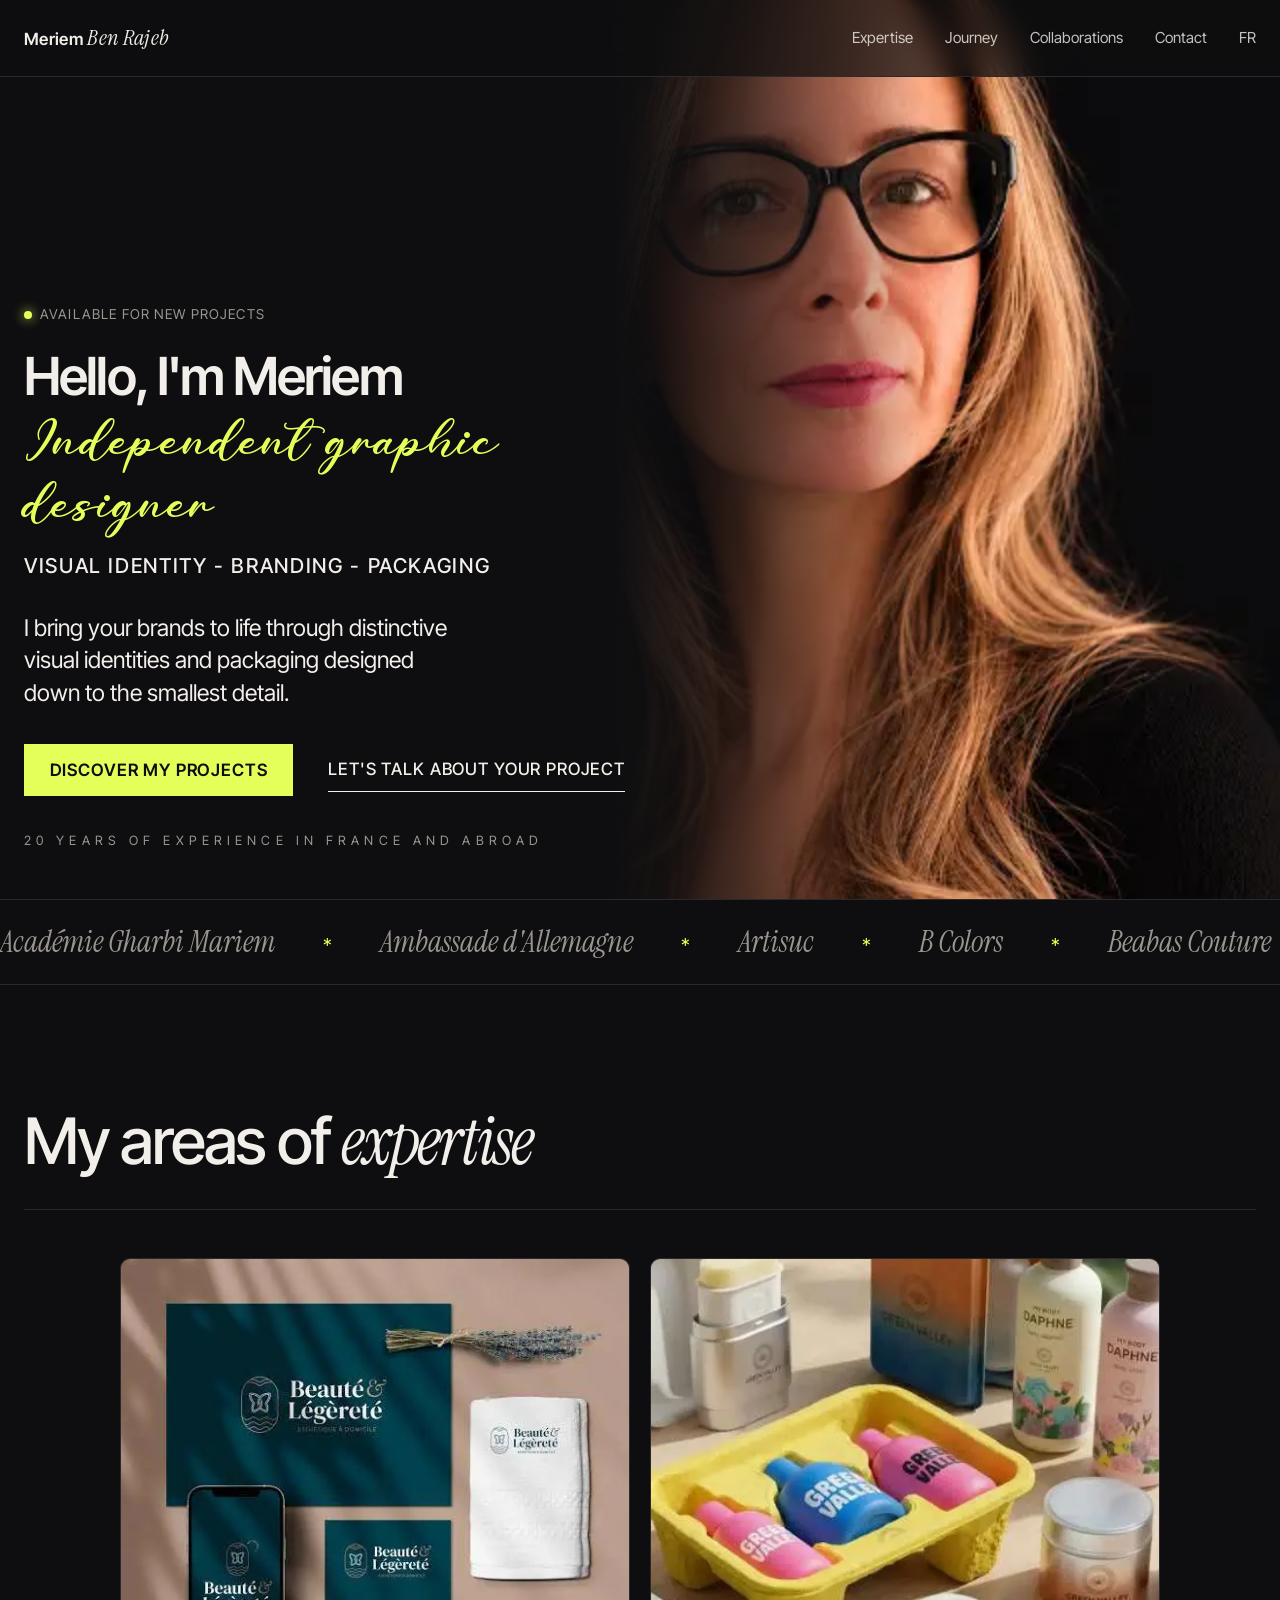
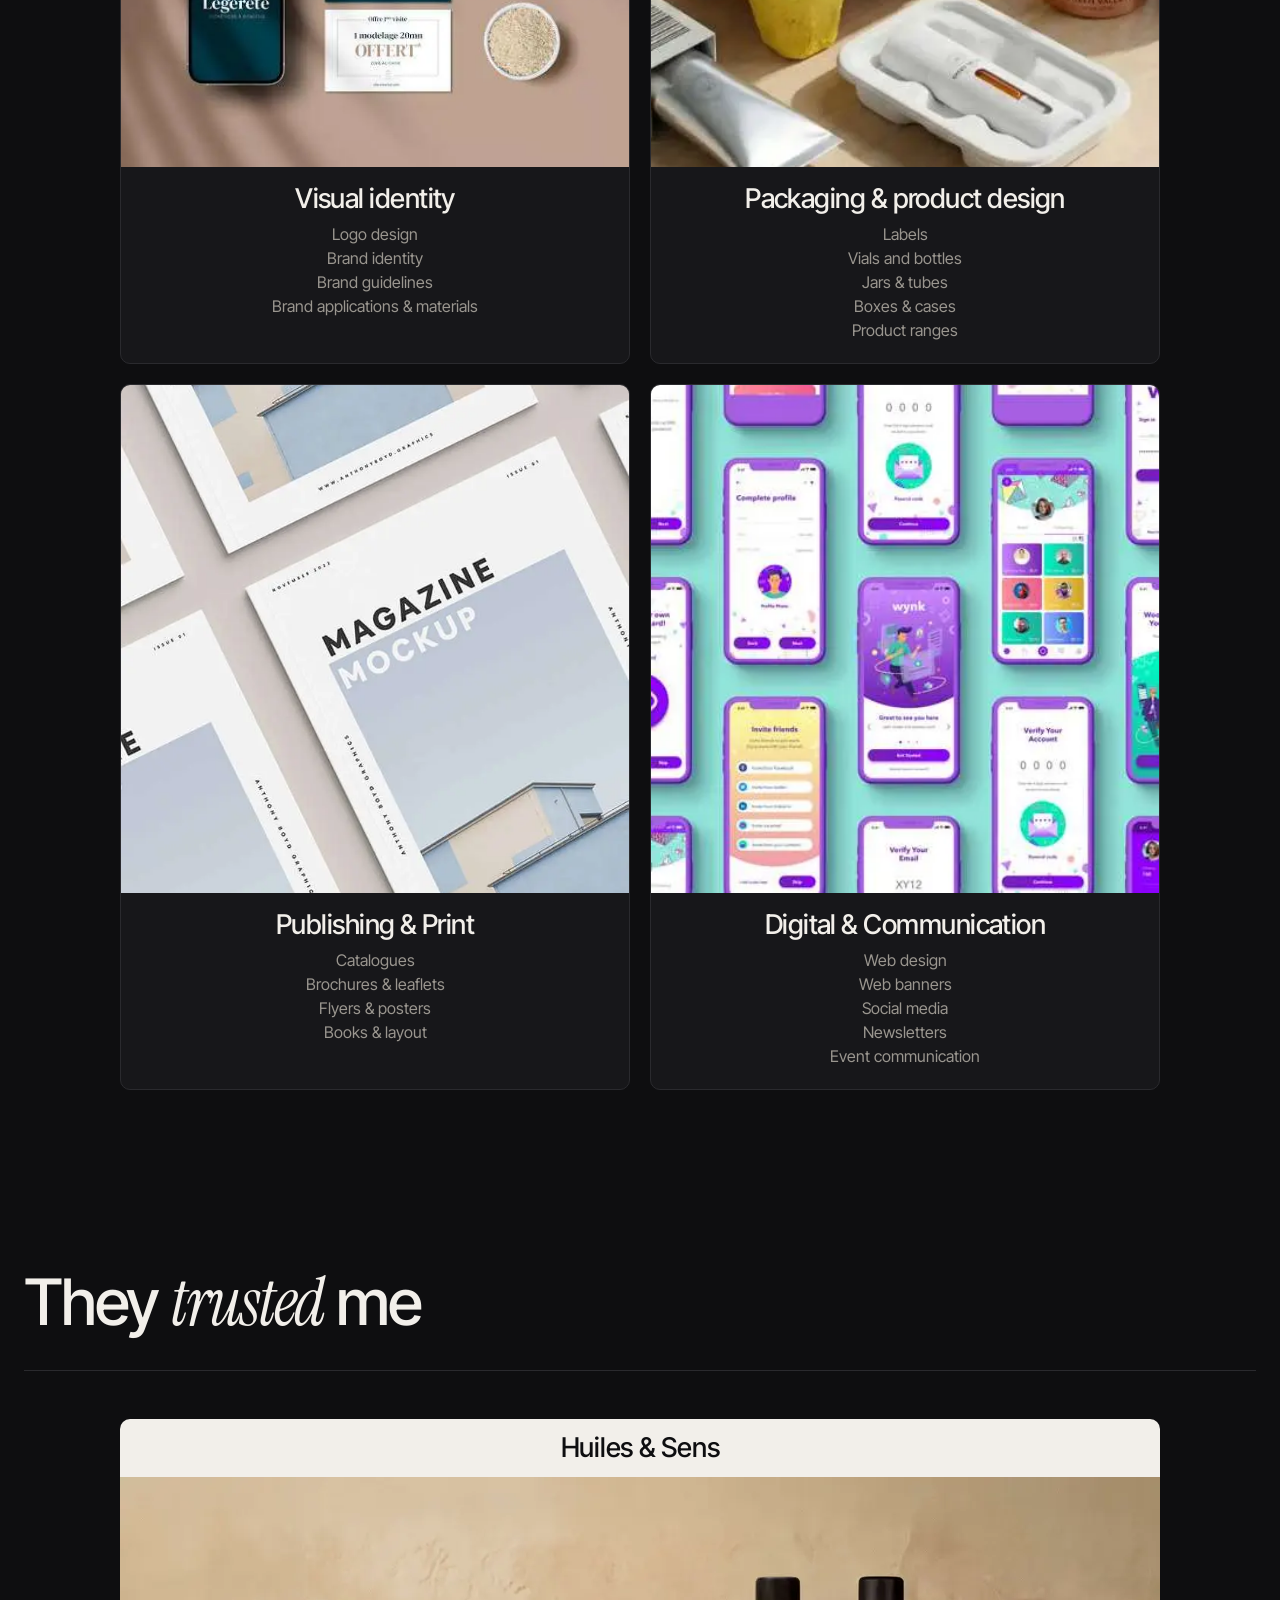
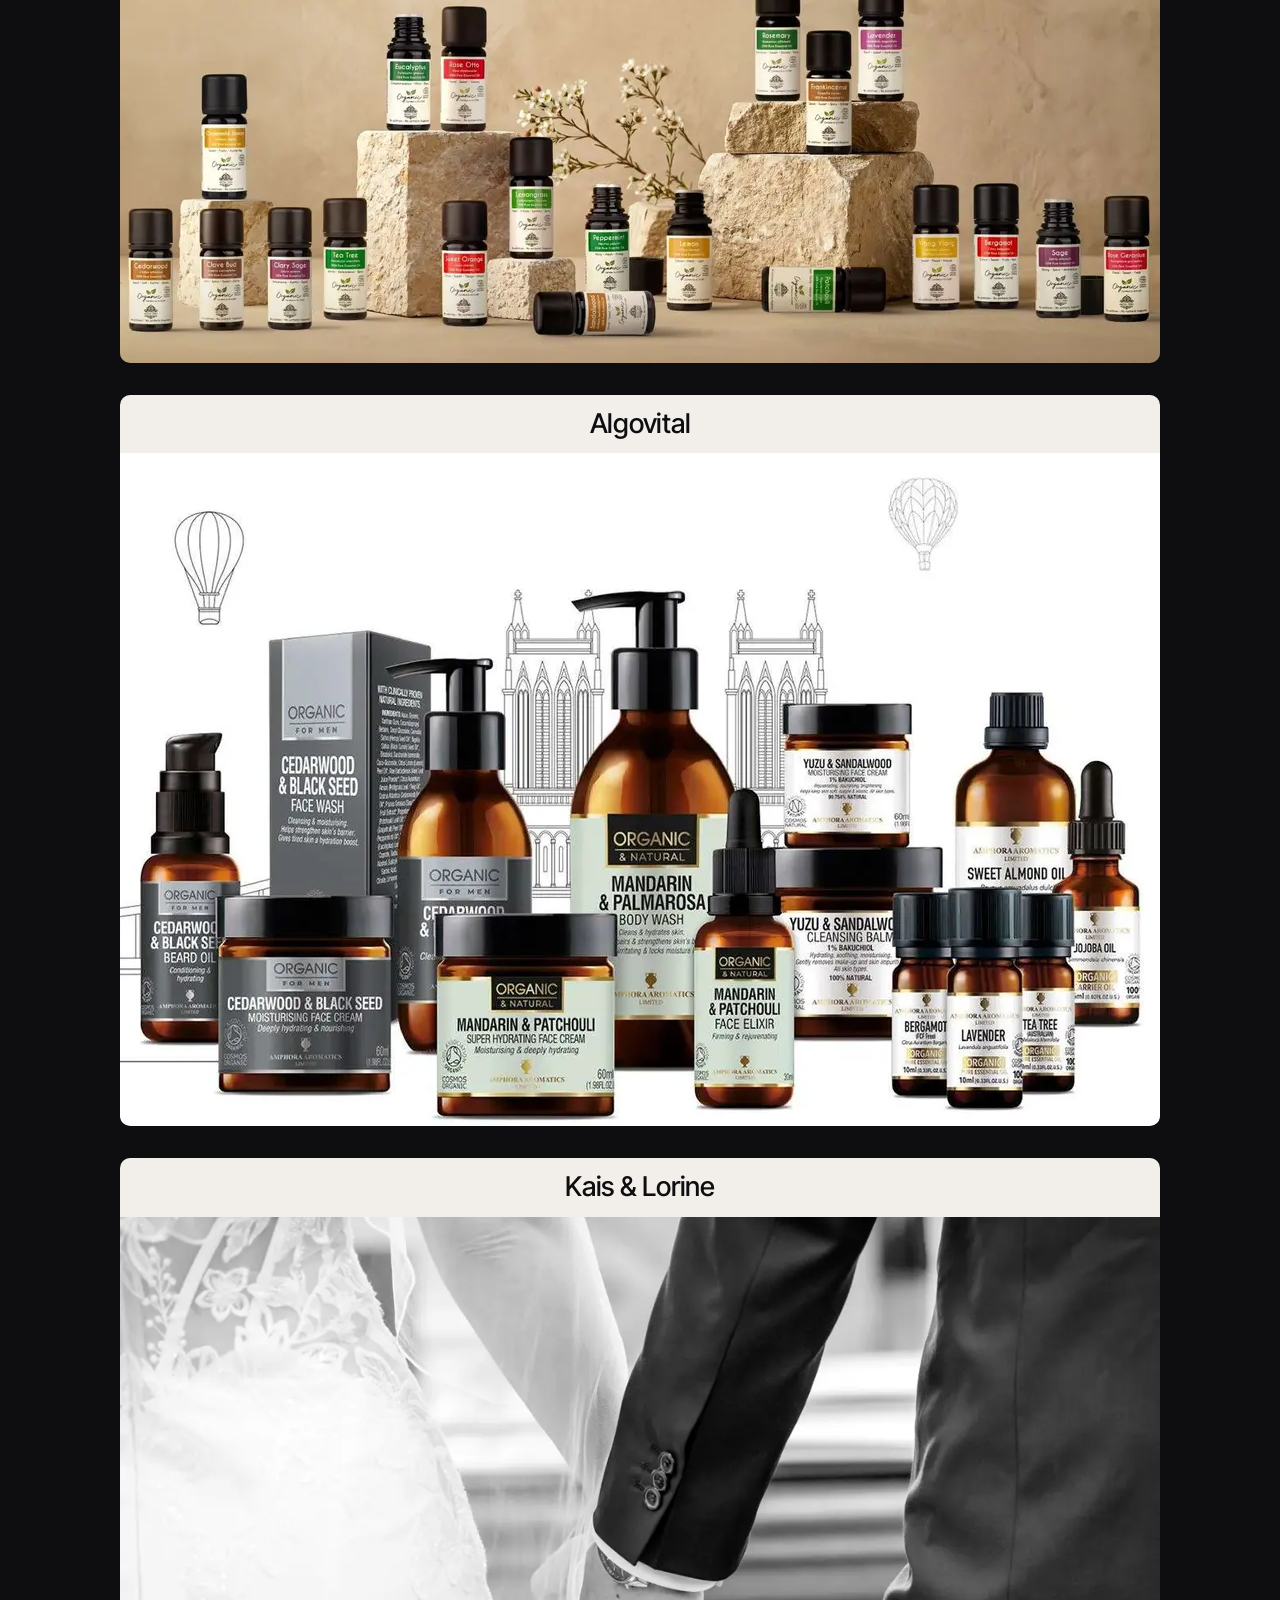
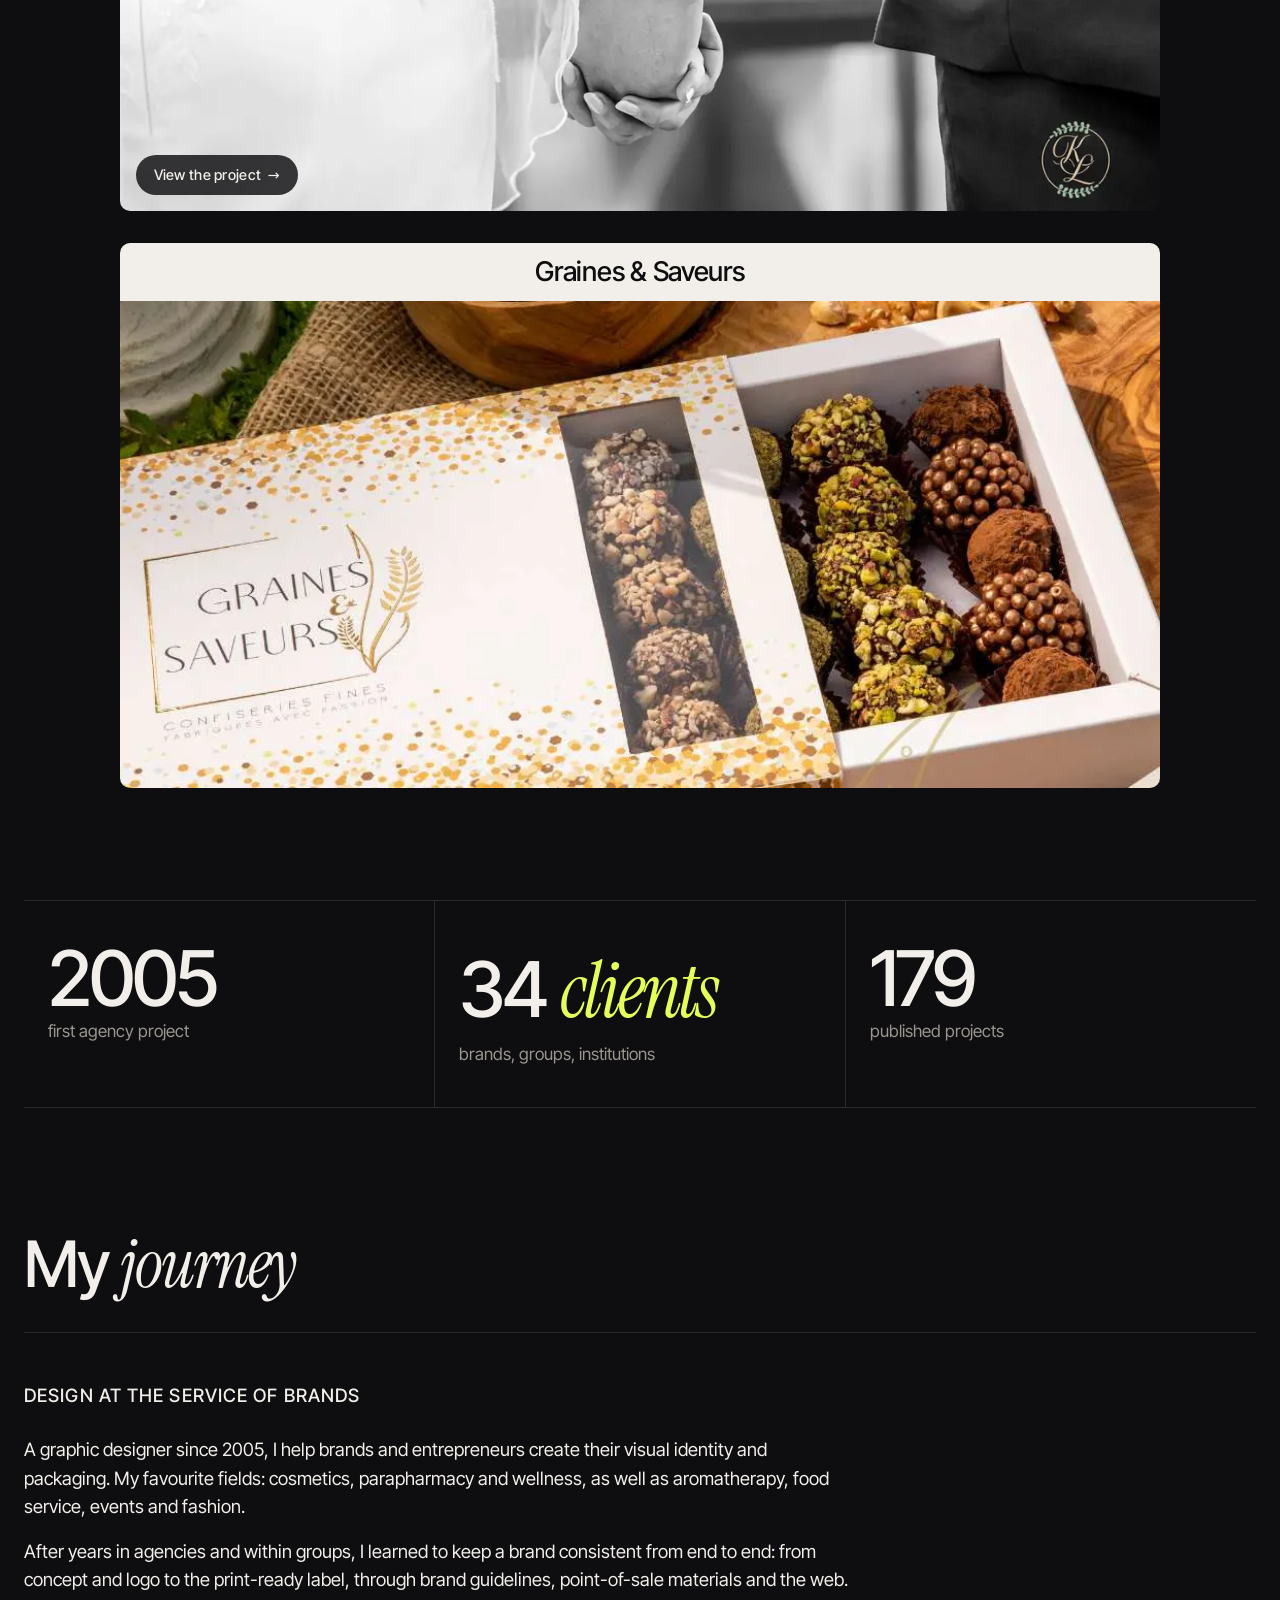
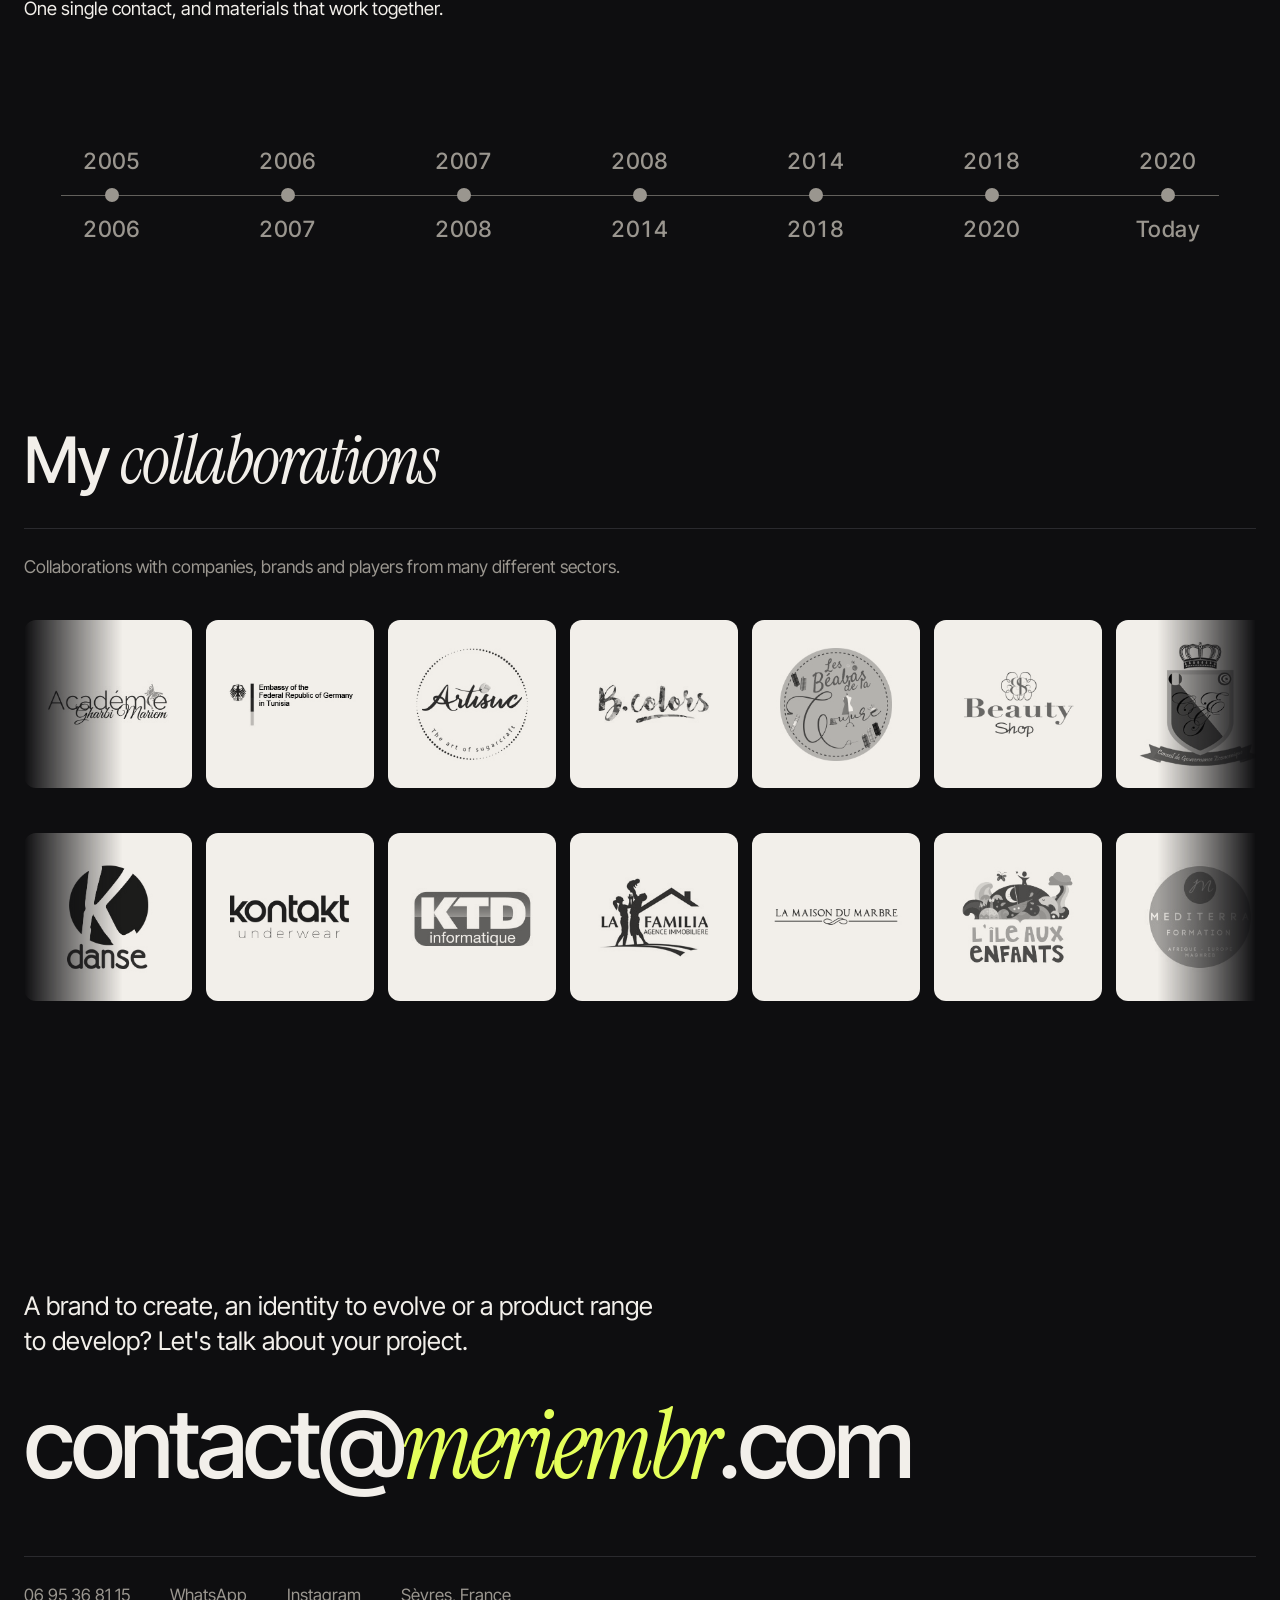
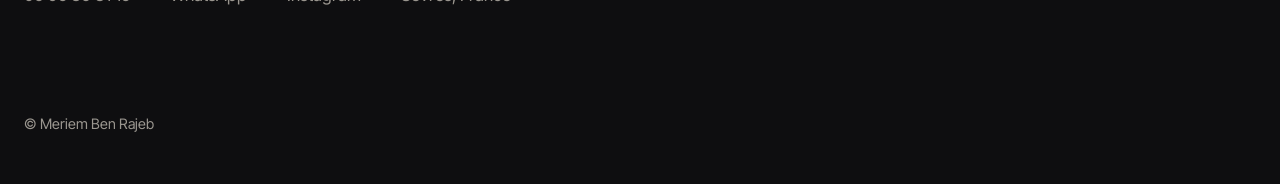
<file: en/index.html>
<!doctype html>
<html lang="en" class="no-js">
<head>
<meta charset="utf-8">
<meta name="viewport" content="width=device-width, initial-scale=1">
<title>Meriem Ben Rajeb, graphic designer</title>
<meta name="description" content="Portfolio of Meriem Ben Rajeb, graphic designer based in Sèvres: logos, visual identity, packaging, publishing, POS, web.">
<link rel="canonical" href="https://meriembr.com/en/">
<link rel="alternate" hreflang="fr" href="https://meriembr.com/">
<link rel="alternate" hreflang="en" href="https://meriembr.com/en/">
<meta property="og:type" content="website">
<meta property="og:url" content="https://meriembr.com/en/">
<meta property="og:title" content="Meriem Ben Rajeb, graphic designer">
<meta property="og:description" content="Logos, visual identity, packaging, publishing, POS, web.">
<meta property="og:image" content="https://meriembr.com/img/og.png">
<link rel="icon" type="image/png" sizes="32x32" href="../img/favicon/favicon-32x32.png">
<link rel="apple-touch-icon" href="../img/favicon/apple-touch-icon.png">
<link rel="preload" href="../fonts/inter-tight.woff2" as="font" type="font/woff2" crossorigin>
<link rel="preload" as="image" href="../img/hero/hero-mobile.webp" media="(max-width: 959px)" fetchpriority="high">
<link rel="preload" as="image" imagesrcset="../img/hero/hero-1200.webp 1200w, ../img/hero/hero-1876.webp 1876w" imagesizes="100vw" media="(min-width: 960px)" fetchpriority="high">
<link rel="stylesheet" href="../css/site.css">
<script>document.documentElement.classList.replace("no-js", "js")</script>
<script type="module" src="../js/site.js"></script>
<script type="application/ld+json">
{"@context":"https://schema.org","@type":"Person","name":"Meriem Ben Rajeb","jobTitle":"Graphic designer","url":"https://meriembr.com/en/","email":"mailto:contact@meriembr.com","address":{"@type":"PostalAddress","addressLocality":"Sèvres","addressCountry":"FR"},"sameAs":["https://www.instagram.com/mbr.graphic.designer"]}
</script>
</head>
<body>
<a class="lien-evitement" href="#expertise">Skip to work</a>

<header class="top"><div class="c">
  <a class="logo" href="#accueil">Meriem <em>Ben Rajeb</em></a>
  <nav aria-label="Main navigation">
    <button type="button" id="menu-bouton" aria-expanded="false" aria-controls="menu">Menu</button>
    <ul id="menu">
      <li><a href="#expertise">Expertise</a></li>
      <li><a href="#parcours">Journey</a></li>
      <li><a href="#collaborations">Collaborations</a></li>
      <li><a href="#contact">Contact</a></li>
      <li><a href="../" hreflang="fr" lang="fr">FR</a></li>
    </ul>
  </nav>
</div></header>

<main>
<section id="accueil" class="hero">
  <picture class="hero-photo">
    <source media="(max-width: 959px)" srcset="../img/hero/hero-mobile.webp" width="640" height="750">
    <img src="../img/hero/hero-1876.webp" srcset="../img/hero/hero-1200.webp 1200w, ../img/hero/hero-1876.webp 1876w" sizes="100vw" width="1876" height="750" alt="Meriem Ben Rajeb" fetchpriority="high">
  </picture>
  <div class="c"><div class="hero-texte">
      <p class="surtitre"><span class="dispo">Available for new projects</span></p>
      <h1 class="nom">Hello, I&#x27;m Meriem <span class="script">Independent graphic designer</span></h1>
      <p class="metiers">Visual identity - Branding - Packaging</p>
      <p class="accroche">I bring your brands to life through distinctive visual identities and packaging designed down to the smallest detail.</p>
      <div class="hero-actions"><a class="btn-accent" href="#expertise">Discover my projects</a><a class="btn-lien" href="#contact">Let&#x27;s talk about your project</a></div>
      <p class="experience">20 years of experience in France and abroad</p>
  </div></div>
</section>

<div class="bandeau" aria-label="Clients"><div class="piste"><!-- bandeau:debut --><span>Académie Gharbi Mariem</span><span>Ambassade d&#x27;Allemagne</span><span>Artisuc</span><span>B Colors</span><span>Beabas Couture</span><span>Beauty Shop</span><span>CGBET</span><span>DeFacto</span><span>DEMCO</span><span>Demoiselle</span><span>Emoliaz</span><span>Giordano</span><span>Glossip Milano</span><span>H24</span><span>Hamila Accessories</span><span>Ideal Service</span><span>Jadmire Pharma</span><span>Kdanse</span><span>Kontakt</span><span>KTD Informatique</span><span>La Familia</span><span>La maison du marbre</span><span>L&#x27;ile aux enfants</span><span>Mediterra</span><span>Prosmetics</span><span>Pyramide</span><span>Scoop Organisation</span><span>Soleil d&#x27;orient</span><span>SPA RAC</span><span>Start Act</span><span>The Factory</span><span>Watts</span><span>Zahrat Zanbaq</span><span>Zayati Confection</span><span aria-hidden="true"><span>Académie Gharbi Mariem</span><span>Ambassade d&#x27;Allemagne</span><span>Artisuc</span><span>B Colors</span><span>Beabas Couture</span><span>Beauty Shop</span><span>CGBET</span><span>DeFacto</span><span>DEMCO</span><span>Demoiselle</span><span>Emoliaz</span><span>Giordano</span><span>Glossip Milano</span><span>H24</span><span>Hamila Accessories</span><span>Ideal Service</span><span>Jadmire Pharma</span><span>Kdanse</span><span>Kontakt</span><span>KTD Informatique</span><span>La Familia</span><span>La maison du marbre</span><span>L&#x27;ile aux enfants</span><span>Mediterra</span><span>Prosmetics</span><span>Pyramide</span><span>Scoop Organisation</span><span>Soleil d&#x27;orient</span><span>SPA RAC</span><span>Start Act</span><span>The Factory</span><span>Watts</span><span>Zahrat Zanbaq</span><span>Zayati Confection</span></span><!-- bandeau:fin --></div></div>

<section id="expertise" class="section expertise"><div class="c">
  <div class="entete-section"><h2>My areas of <em>expertise</em></h2></div>
  <ul class="domaines">
    <li class="domaine"><img src="../img/domaines/identite.webp" width="554" height="523" alt="Visual identity" loading="lazy" decoding="async"><h3><a class="domaine-lien" href="#galerie-identite" data-domaine="identite">Visual identity</a></h3><ul><li>Logo design</li><li>Brand identity</li><li>Brand guidelines</li><li>Brand applications &amp; materials</li></ul></li>
    <li class="domaine"><img src="../img/domaines/packaging.webp" width="438" height="560" alt="Packaging &amp; product design" loading="lazy" decoding="async"><h3><a class="domaine-lien" href="#galerie-packaging" data-domaine="packaging">Packaging &amp; product design</a></h3><ul><li>Labels</li><li>Vials and bottles</li><li>Jars &amp; tubes</li><li>Boxes &amp; cases</li><li>Product ranges</li></ul></li>
    <li class="domaine"><img src="../img/domaines/edition.webp" width="667" height="868" alt="Publishing &amp; Print" loading="lazy" decoding="async"><h3><a class="domaine-lien" href="#galerie-edition" data-domaine="edition">Publishing &amp; Print</a></h3><ul><li>Catalogues</li><li>Brochures &amp; leaflets</li><li>Flyers &amp; posters</li><li>Books &amp; layout</li></ul></li>
    <li class="domaine"><img src="../img/domaines/digital.webp" width="434" height="434" alt="Digital &amp; Communication" loading="lazy" decoding="async"><h3><a class="domaine-lien" href="#galerie-digital" data-domaine="digital">Digital &amp; Communication</a></h3><ul><li>Web design</li><li>Web banners</li><li>Social media</li><li>Newsletters</li><li>Event communication</li></ul></li>
  </ul>
  <div id="galeries" class="galeries"><!-- travaux:debut -->
<section class="galerie" id="galerie-identite" data-domaine="identite" aria-labelledby="titre-identite"><h3 id="titre-identite">Visual identity <span>(44)</span></h3>
<ul class="mosaique">
<li class="vignette" data-cat="logos"><a href="../img/portfolio/logos/1-17hvin.jpg"><img src="../img/min/logos/1-17hvin.webp" width="500" height="500" alt="Logos, 17hvin" loading="lazy" decoding="async"><span class="vignette-legende">Logos, 17hvin</span></a></li>
<li class="vignette" data-cat="logos"><a href="../img/portfolio/logos/2-academie-gharbi-mariem.jpg"><img src="../img/min/logos/2-academie-gharbi-mariem.webp" width="500" height="500" alt="Logos, Academie Gharbi Mariem" loading="lazy" decoding="async"><span class="vignette-legende">Logos, Academie Gharbi Mariem</span></a></li>
<li class="vignette" data-cat="logos"><a href="../img/portfolio/logos/3-atheris-securite.jpg"><img src="../img/min/logos/3-atheris-securite.webp" width="500" height="500" alt="Logos, Atheris Securite" loading="lazy" decoding="async"><span class="vignette-legende">Logos, Atheris Securite</span></a></li>
<li class="vignette" data-cat="logos"><a href="../img/portfolio/logos/4-b-colors.jpg"><img src="../img/min/logos/4-b-colors.webp" width="500" height="500" alt="Logos, B Colors" loading="lazy" decoding="async"><span class="vignette-legende">Logos, B Colors</span></a></li>
<li class="vignette" data-cat="logos"><a href="../img/portfolio/logos/5-bebina.jpg"><img src="../img/min/logos/5-bebina.webp" width="500" height="500" alt="Logos, Bebina" loading="lazy" decoding="async"><span class="vignette-legende">Logos, Bebina</span></a></li>
<li class="vignette" data-cat="logos"><a href="../img/portfolio/logos/6-cevitek.jpg"><img src="../img/min/logos/6-cevitek.webp" width="500" height="500" alt="Logos, Cevitek" loading="lazy" decoding="async"><span class="vignette-legende">Logos, Cevitek</span></a></li>
<li class="vignette" data-cat="logos"><a href="../img/portfolio/logos/7-emoliaz.jpg"><img src="../img/min/logos/7-emoliaz.webp" width="500" height="500" alt="Logos, Emoliaz" loading="lazy" decoding="async"><span class="vignette-legende">Logos, Emoliaz</span></a></li>
<li class="vignette" data-cat="logos"><a href="../img/portfolio/logos/8-flavor-by-jade.jpg"><img src="../img/min/logos/8-flavor-by-jade.webp" width="500" height="500" alt="Logos, Flavor By Jade" loading="lazy" decoding="async"><span class="vignette-legende">Logos, Flavor By Jade</span></a></li>
<li class="vignette" data-cat="logos"><a href="../img/portfolio/logos/9-galya.jpg"><img src="../img/min/logos/9-galya.webp" width="500" height="500" alt="Logos, Galya" loading="lazy" decoding="async"><span class="vignette-legende">Logos, Galya</span></a></li>
<li class="vignette" data-cat="logos"><a href="../img/portfolio/logos/10-h24.jpg"><img src="../img/min/logos/10-h24.webp" width="500" height="500" alt="Logos, H24" loading="lazy" decoding="async"><span class="vignette-legende">Logos, H24</span></a></li>
<li class="vignette" data-cat="logos"><a href="../img/portfolio/logos/11-i-think.jpg"><img src="../img/min/logos/11-i-think.webp" width="500" height="500" alt="Logos, I Think" loading="lazy" decoding="async"><span class="vignette-legende">Logos, I Think</span></a></li>
<li class="vignette" data-cat="logos"><a href="../img/portfolio/logos/12-janna.jpg"><img src="../img/min/logos/12-janna.webp" width="500" height="500" alt="Logos, Janna" loading="lazy" decoding="async"><span class="vignette-legende">Logos, Janna</span></a></li>
<li class="vignette" data-cat="logos"><a href="../img/portfolio/logos/13-JTCT.jpg"><img src="../img/min/logos/13-JTCT.webp" width="500" height="500" alt="Logos, Jtct" loading="lazy" decoding="async"><span class="vignette-legende">Logos, Jtct</span></a></li>
<li class="vignette" data-cat="logos"><a href="../img/portfolio/logos/14-la-familia.jpg"><img src="../img/min/logos/14-la-familia.webp" width="500" height="500" alt="Logos, La Familia" loading="lazy" decoding="async"><span class="vignette-legende">Logos, La Familia</span></a></li>
<li class="vignette" data-cat="logos"><a href="../img/portfolio/logos/15-le-tanit.jpg"><img src="../img/min/logos/15-le-tanit.webp" width="500" height="500" alt="Logos, Le Tanit" loading="lazy" decoding="async"><span class="vignette-legende">Logos, Le Tanit</span></a></li>
<li class="vignette" data-cat="logos"><a href="../img/portfolio/logos/16-meca-barco.jpg"><img src="../img/min/logos/16-meca-barco.webp" width="500" height="500" alt="Logos, Meca Barco" loading="lazy" decoding="async"><span class="vignette-legende">Logos, Meca Barco</span></a></li>
<li class="vignette" data-cat="logos"><a href="../img/portfolio/logos/17-new-medica.jpg"><img src="../img/min/logos/17-new-medica.webp" width="500" height="500" alt="Logos, New Medica" loading="lazy" decoding="async"><span class="vignette-legende">Logos, New Medica</span></a></li>
<li class="vignette" data-cat="logos"><a href="../img/portfolio/logos/18-soft.jpg"><img src="../img/min/logos/18-soft.webp" width="500" height="500" alt="Logos, Soft" loading="lazy" decoding="async"><span class="vignette-legende">Logos, Soft</span></a></li>
<li class="vignette" data-cat="logos"><a href="../img/portfolio/logos/19-tulipe-voyage.jpg"><img src="../img/min/logos/19-tulipe-voyage.webp" width="500" height="500" alt="Logos, Tulipe Voyage" loading="lazy" decoding="async"><span class="vignette-legende">Logos, Tulipe Voyage</span></a></li>
<li class="vignette" data-cat="logos"><a href="../img/portfolio/logos/20-watts.jpg"><img src="../img/min/logos/20-watts.webp" width="500" height="500" alt="Logos, Watts" loading="lazy" decoding="async"><span class="vignette-legende">Logos, Watts</span></a></li>
<li class="vignette" data-cat="visual_identity"><a href="../img/portfolio/visual_identity/1-Zahrat-Zanbaq.jpg"><img src="../img/min/visual_identity/1-Zahrat-Zanbaq.webp" width="500" height="500" alt="Visual identity, Zahrat Zanbaq" loading="lazy" decoding="async"><span class="vignette-legende">Visual identity, Zahrat Zanbaq</span></a></li>
<li class="vignette" data-cat="visual_identity"><a href="../img/portfolio/visual_identity/2-Business-Cards1.jpg"><img src="../img/min/visual_identity/2-Business-Cards1.webp" width="500" height="500" alt="Visual identity, Business Cards1" loading="lazy" decoding="async"><span class="vignette-legende">Visual identity, Business Cards1</span></a></li>
<li class="vignette" data-cat="visual_identity"><a href="../img/portfolio/visual_identity/3-business-card-alsayed.jpg"><img src="../img/min/visual_identity/3-business-card-alsayed.webp" width="500" height="500" alt="Visual identity, Business Card Alsayed" loading="lazy" decoding="async"><span class="vignette-legende">Visual identity, Business Card Alsayed</span></a></li>
<li class="vignette" data-cat="visual_identity"><a href="../img/portfolio/visual_identity/4-business-card-bcolors.jpg"><img src="../img/min/visual_identity/4-business-card-bcolors.webp" width="500" height="500" alt="Visual identity, Business Card Bcolors" loading="lazy" decoding="async"><span class="vignette-legende">Visual identity, Business Card Bcolors</span></a></li>
<li class="vignette" data-cat="visual_identity"><a href="../img/portfolio/visual_identity/5-business-card-haifa-jendoubi.jpg"><img src="../img/min/visual_identity/5-business-card-haifa-jendoubi.webp" width="500" height="500" alt="Visual identity, Business Card Haifa Jendoubi" loading="lazy" decoding="async"><span class="vignette-legende">Visual identity, Business Card Haifa Jendoubi</span></a></li>
<li class="vignette" data-cat="visual_identity"><a href="../img/portfolio/visual_identity/6-business-card-beauty-shop.jpg"><img src="../img/min/visual_identity/6-business-card-beauty-shop.webp" width="500" height="500" alt="Visual identity, Business Card Beauty Shop" loading="lazy" decoding="async"><span class="vignette-legende">Visual identity, Business Card Beauty Shop</span></a></li>
<li class="vignette" data-cat="visual_identity"><a href="../img/portfolio/visual_identity/7-business-card-newmedica.jpg"><img src="../img/min/visual_identity/7-business-card-newmedica.webp" width="500" height="500" alt="Visual identity, Business Card Newmedica" loading="lazy" decoding="async"><span class="vignette-legende">Visual identity, Business Card Newmedica</span></a></li>
<li class="vignette" data-cat="visual_identity"><a href="../img/portfolio/visual_identity/8-business-card-emoliaz.jpg"><img src="../img/min/visual_identity/8-business-card-emoliaz.webp" width="500" height="500" alt="Visual identity, Business Card Emoliaz" loading="lazy" decoding="async"><span class="vignette-legende">Visual identity, Business Card Emoliaz</span></a></li>
<li class="vignette" data-cat="visual_identity"><a href="../img/portfolio/visual_identity/9-business-card-hamila-accessories.jpg"><img src="../img/min/visual_identity/9-business-card-hamila-accessories.webp" width="500" height="500" alt="Visual identity, Business Card Hamila Accessories" loading="lazy" decoding="async"><span class="vignette-legende">Visual identity, Business Card Hamila Accessories</span></a></li>
<li class="vignette" data-cat="visual_identity"><a href="../img/portfolio/visual_identity/10-business-card-ideal-service.jpg"><img src="../img/min/visual_identity/10-business-card-ideal-service.webp" width="500" height="500" alt="Visual identity, Business Card Ideal Service" loading="lazy" decoding="async"><span class="vignette-legende">Visual identity, Business Card Ideal Service</span></a></li>
<li class="vignette" data-cat="visual_identity"><a href="../img/portfolio/visual_identity/11-business-card-jadmire.jpg"><img src="../img/min/visual_identity/11-business-card-jadmire.webp" width="500" height="500" alt="Visual identity, Business Card Jadmire" loading="lazy" decoding="async"><span class="vignette-legende">Visual identity, Business Card Jadmire</span></a></li>
<li class="vignette" data-cat="visual_identity"><a href="../img/portfolio/visual_identity/12-business-card-sesderma.jpg"><img src="../img/min/visual_identity/12-business-card-sesderma.webp" width="500" height="500" alt="Visual identity, Business Card Sesderma" loading="lazy" decoding="async"><span class="vignette-legende">Visual identity, Business Card Sesderma</span></a></li>
<li class="vignette" data-cat="visual_identity"><a href="../img/portfolio/visual_identity/13-business-card-the-factory.jpg"><img src="../img/min/visual_identity/13-business-card-the-factory.webp" width="500" height="500" alt="Visual identity, Business Card The Factory" loading="lazy" decoding="async"><span class="vignette-legende">Visual identity, Business Card The Factory</span></a></li>
<li class="vignette" data-cat="visual_identity"><a href="../img/portfolio/visual_identity/14-business-card-la-familia.jpg"><img src="../img/min/visual_identity/14-business-card-la-familia.webp" width="500" height="500" alt="Visual identity, Business Card La Familia" loading="lazy" decoding="async"><span class="vignette-legende">Visual identity, Business Card La Familia</span></a></li>
<li class="vignette" data-cat="visual_identity"><a href="../img/portfolio/visual_identity/15-business-card-mediterra-formation.jpg"><img src="../img/min/visual_identity/15-business-card-mediterra-formation.webp" width="500" height="500" alt="Visual identity, Business Card Mediterra Formation" loading="lazy" decoding="async"><span class="vignette-legende">Visual identity, Business Card Mediterra Formation</span></a></li>
<li class="vignette" data-cat="visual_identity"><a href="../img/portfolio/visual_identity/16-business-card-meca-barco.jpg"><img src="../img/min/visual_identity/16-business-card-meca-barco.webp" width="500" height="500" alt="Visual identity, Business Card Meca Barco" loading="lazy" decoding="async"><span class="vignette-legende">Visual identity, Business Card Meca Barco</span></a></li>
<li class="vignette" data-cat="visual_identity"><a href="../img/portfolio/visual_identity/17-business-card-NBS.jpg"><img src="../img/min/visual_identity/17-business-card-NBS.webp" width="500" height="500" alt="Visual identity, Business Card Nbs" loading="lazy" decoding="async"><span class="vignette-legende">Visual identity, Business Card Nbs</span></a></li>
<li class="vignette" data-cat="visual_identity"><a href="../img/portfolio/visual_identity/18-business-card-wafa-zouaghi.jpg"><img src="../img/min/visual_identity/18-business-card-wafa-zouaghi.webp" width="500" height="500" alt="Visual identity, Business Card Wafa Zouaghi" loading="lazy" decoding="async"><span class="vignette-legende">Visual identity, Business Card Wafa Zouaghi</span></a></li>
<li class="vignette" data-cat="visual_identity"><a href="../img/portfolio/visual_identity/19-business-card-sahha.jpg"><img src="../img/min/visual_identity/19-business-card-sahha.webp" width="500" height="500" alt="Visual identity, Business Card Sahha" loading="lazy" decoding="async"><span class="vignette-legende">Visual identity, Business Card Sahha</span></a></li>
<li class="vignette" data-cat="visual_identity"><a href="../img/portfolio/visual_identity/20-business-card-watts.jpg"><img src="../img/min/visual_identity/20-business-card-watts.webp" width="500" height="500" alt="Visual identity, Business Card Watts" loading="lazy" decoding="async"><span class="vignette-legende">Visual identity, Business Card Watts</span></a></li>
<li class="vignette" data-cat="visual_identity"><a href="../img/portfolio/visual_identity/21-business-card-zayati.jpg"><img src="../img/min/visual_identity/21-business-card-zayati.webp" width="500" height="500" alt="Visual identity, Business Card Zayati" loading="lazy" decoding="async"><span class="vignette-legende">Visual identity, Business Card Zayati</span></a></li>
<li class="vignette" data-cat="visual_identity"><a href="../img/portfolio/visual_identity/22-business-card-zahart-zanbaq.jpg"><img src="../img/min/visual_identity/22-business-card-zahart-zanbaq.webp" width="500" height="500" alt="Visual identity, Business Card Zahart Zanbaq" loading="lazy" decoding="async"><span class="vignette-legende">Visual identity, Business Card Zahart Zanbaq</span></a></li>
<li class="vignette" data-cat="visual_identity"><a href="../img/portfolio/visual_identity/23-envelope-musiqat.jpg"><img src="../img/min/visual_identity/23-envelope-musiqat.webp" width="500" height="500" alt="Visual identity, Envelope Musiqat" loading="lazy" decoding="async"><span class="vignette-legende">Visual identity, Envelope Musiqat</span></a></li>
<li class="vignette" data-cat="visual_identity"><a href="../img/portfolio/visual_identity/24-letterhaed-soft.jpg"><img src="../img/min/visual_identity/24-letterhaed-soft.webp" width="500" height="500" alt="Visual identity, Letterhaed Soft" loading="lazy" decoding="async"><span class="vignette-legende">Visual identity, Letterhaed Soft</span></a></li>
</ul></section>
<section class="galerie" id="galerie-packaging" data-domaine="packaging" aria-labelledby="titre-packaging"><h3 id="titre-packaging">Packaging &amp; product design <span>(28)</span></h3>
<ul class="mosaique">
<li class="vignette" data-cat="packaging_labels"><a href="../img/portfolio/packaging_labels/1-Hangtags.gif"><img src="../img/min/packaging_labels/1-Hangtags.webp" width="500" height="500" alt="Packaging and labels, Hangtags" loading="lazy" decoding="async"><span class="vignette-legende">Packaging and labels, Hangtags</span></a></li>
<li class="vignette" data-cat="packaging_labels"><a href="../img/portfolio/packaging_labels/2-rollon.jpg"><img src="../img/min/packaging_labels/2-rollon.webp" width="500" height="500" alt="Packaging and labels, Rollon" loading="lazy" decoding="async"><span class="vignette-legende">Packaging and labels, Rollon</span></a></li>
<li class="vignette" data-cat="packaging_labels"><a href="../img/portfolio/packaging_labels/3-antiage-jour-nuit.jpg"><img src="../img/min/packaging_labels/3-antiage-jour-nuit.webp" width="500" height="500" alt="Packaging and labels, Antiage Jour Nuit" loading="lazy" decoding="async"><span class="vignette-legende">Packaging and labels, Antiage Jour Nuit</span></a></li>
<li class="vignette" data-cat="packaging_labels"><a href="../img/portfolio/packaging_labels/4-baumes.gif"><img src="../img/min/packaging_labels/4-baumes.webp" width="500" height="500" alt="Packaging and labels, Baumes" loading="lazy" decoding="async"><span class="vignette-legende">Packaging and labels, Baumes</span></a></li>
<li class="vignette" data-cat="packaging_labels"><a href="../img/portfolio/packaging_labels/5-carton-minceur.jpg"><img src="../img/min/packaging_labels/5-carton-minceur.webp" width="600" height="486" alt="Packaging and labels, Carton Minceur" loading="lazy" decoding="async"><span class="vignette-legende">Packaging and labels, Carton Minceur</span></a></li>
<li class="vignette" data-cat="packaging_labels"><a href="../img/portfolio/packaging_labels/6-brume-angeline.gif"><img src="../img/min/packaging_labels/6-brume-angeline.webp" width="500" height="500" alt="Packaging and labels, Brume Angeline" loading="lazy" decoding="async"><span class="vignette-legende">Packaging and labels, Brume Angeline</span></a></li>
<li class="vignette" data-cat="packaging_labels"><a href="../img/portfolio/packaging_labels/7-calmyna.gif"><img src="../img/min/packaging_labels/7-calmyna.webp" width="500" height="500" alt="Packaging and labels, Calmyna" loading="lazy" decoding="async"><span class="vignette-legende">Packaging and labels, Calmyna</span></a></li>
<li class="vignette" data-cat="packaging_labels"><a href="../img/portfolio/packaging_labels/8-cerelaes-infantiles.gif"><img src="../img/min/packaging_labels/8-cerelaes-infantiles.webp" width="500" height="500" alt="Packaging and labels, Cerelaes Infantiles" loading="lazy" decoding="async"><span class="vignette-legende">Packaging and labels, Cerelaes Infantiles</span></a></li>
<li class="vignette" data-cat="packaging_labels"><a href="../img/portfolio/packaging_labels/9-compotes-bio.gif"><img src="../img/min/packaging_labels/9-compotes-bio.webp" width="500" height="500" alt="Packaging and labels, Compotes Bio" loading="lazy" decoding="async"><span class="vignette-legende">Packaging and labels, Compotes Bio</span></a></li>
<li class="vignette" data-cat="packaging_labels"><a href="../img/portfolio/packaging_labels/10-jokertag.jpg"><img src="../img/min/packaging_labels/10-jokertag.webp" width="500" height="500" alt="Packaging and labels, Jokertag" loading="lazy" decoding="async"><span class="vignette-legende">Packaging and labels, Jokertag</span></a></li>
<li class="vignette" data-cat="packaging_labels"><a href="../img/portfolio/packaging_labels/11-cristal-ice.gif"><img src="../img/min/packaging_labels/11-cristal-ice.webp" width="500" height="500" alt="Packaging and labels, Cristal Ice" loading="lazy" decoding="async"><span class="vignette-legende">Packaging and labels, Cristal Ice</span></a></li>
<li class="vignette" data-cat="packaging_labels"><a href="../img/portfolio/packaging_labels/12-night-care-duet.jpg"><img src="../img/min/packaging_labels/12-night-care-duet.webp" width="500" height="500" alt="Packaging and labels, Night Care Duet" loading="lazy" decoding="async"><span class="vignette-legende">Packaging and labels, Night Care Duet</span></a></li>
<li class="vignette" data-cat="packaging_labels"><a href="../img/portfolio/packaging_labels/13-deobrume-angintime.gif"><img src="../img/min/packaging_labels/13-deobrume-angintime.webp" width="500" height="500" alt="Packaging and labels, Deobrume Angintime" loading="lazy" decoding="async"><span class="vignette-legende">Packaging and labels, Deobrume Angintime</span></a></li>
<li class="vignette" data-cat="packaging_labels"><a href="../img/portfolio/packaging_labels/14-jp-canada.jpg"><img src="../img/min/packaging_labels/14-jp-canada.webp" width="500" height="500" alt="Packaging and labels, Jp Canada" loading="lazy" decoding="async"><span class="vignette-legende">Packaging and labels, Jp Canada</span></a></li>
<li class="vignette" data-cat="packaging_labels"><a href="../img/portfolio/packaging_labels/15-materna-compotes.jpg"><img src="../img/min/packaging_labels/15-materna-compotes.webp" width="500" height="500" alt="Packaging and labels, Materna Compotes" loading="lazy" decoding="async"><span class="vignette-legende">Packaging and labels, Materna Compotes</span></a></li>
<li class="vignette" data-cat="packaging_labels"><a href="../img/portfolio/packaging_labels/16-gel-angintime.gif"><img src="../img/min/packaging_labels/16-gel-angintime.webp" width="500" height="500" alt="Packaging and labels, Gel Angintime" loading="lazy" decoding="async"><span class="vignette-legende">Packaging and labels, Gel Angintime</span></a></li>
<li class="vignette" data-cat="packaging_labels"><a href="../img/portfolio/packaging_labels/17-huiles-essentielles.gif"><img src="../img/min/packaging_labels/17-huiles-essentielles.webp" width="500" height="500" alt="Packaging and labels, Huiles Essentielles" loading="lazy" decoding="async"><span class="vignette-legende">Packaging and labels, Huiles Essentielles</span></a></li>
<li class="vignette" data-cat="packaging_labels"><a href="../img/portfolio/packaging_labels/18-lingettes.jpg"><img src="../img/min/packaging_labels/18-lingettes.webp" width="500" height="500" alt="Packaging and labels, Lingettes" loading="lazy" decoding="async"><span class="vignette-legende">Packaging and labels, Lingettes</span></a></li>
<li class="vignette" data-cat="packaging_labels"><a href="../img/portfolio/packaging_labels/19-materna-flacons.jpg"><img src="../img/min/packaging_labels/19-materna-flacons.webp" width="500" height="500" alt="Packaging and labels, Materna Flacons" loading="lazy" decoding="async"><span class="vignette-legende">Packaging and labels, Materna Flacons</span></a></li>
<li class="vignette" data-cat="packaging_labels"><a href="../img/portfolio/packaging_labels/20-lait-angeline.gif"><img src="../img/min/packaging_labels/20-lait-angeline.webp" width="500" height="500" alt="Packaging and labels, Lait Angeline" loading="lazy" decoding="async"><span class="vignette-legende">Packaging and labels, Lait Angeline</span></a></li>
<li class="vignette" data-cat="packaging_labels"><a href="../img/portfolio/packaging_labels/21-materna-family-apres-shampooing.jpg"><img src="../img/min/packaging_labels/21-materna-family-apres-shampooing.webp" width="500" height="500" alt="Packaging and labels, Materna Family Apres Shampooing" loading="lazy" decoding="async"><span class="vignette-legende">Packaging and labels, Materna Family Apres Shampooing</span></a></li>
<li class="vignette" data-cat="packaging_labels"><a href="../img/portfolio/packaging_labels/22-materna-family-shampooing.jpg"><img src="../img/min/packaging_labels/22-materna-family-shampooing.webp" width="500" height="500" alt="Packaging and labels, Materna Family Shampooing" loading="lazy" decoding="async"><span class="vignette-legende">Packaging and labels, Materna Family Shampooing</span></a></li>
<li class="vignette" data-cat="packaging_labels"><a href="../img/portfolio/packaging_labels/23materna-family-gel-douche.jpg"><img src="../img/min/packaging_labels/23materna-family-gel-douche.webp" width="500" height="500" alt="Packaging and labels, Materna Family Gel Douche" loading="lazy" decoding="async"><span class="vignette-legende">Packaging and labels, Materna Family Gel Douche</span></a></li>
<li class="vignette" data-cat="packaging_labels"><a href="../img/portfolio/packaging_labels/24-materna-family-creme-lavante.jpg"><img src="../img/min/packaging_labels/24-materna-family-creme-lavante.webp" width="500" height="500" alt="Packaging and labels, Materna Family Creme Lavante" loading="lazy" decoding="async"><span class="vignette-legende">Packaging and labels, Materna Family Creme Lavante</span></a></li>
<li class="vignette" data-cat="packaging_labels"><a href="../img/portfolio/packaging_labels/25-mihoub.gif"><img src="../img/min/packaging_labels/25-mihoub.webp" width="500" height="500" alt="Packaging and labels, Mihoub" loading="lazy" decoding="async"><span class="vignette-legende">Packaging and labels, Mihoub</span></a></li>
<li class="vignette" data-cat="packaging_labels"><a href="../img/portfolio/packaging_labels/26-soft-1kg.gif"><img src="../img/min/packaging_labels/26-soft-1kg.webp" width="500" height="500" alt="Packaging and labels, Soft 1kg" loading="lazy" decoding="async"><span class="vignette-legende">Packaging and labels, Soft 1kg</span></a></li>
<li class="vignette" data-cat="packaging_labels"><a href="../img/portfolio/packaging_labels/27-soft-200g.gif"><img src="../img/min/packaging_labels/27-soft-200g.webp" width="500" height="500" alt="Packaging and labels, Soft 200g" loading="lazy" decoding="async"><span class="vignette-legende">Packaging and labels, Soft 200g</span></a></li>
<li class="vignette" data-cat="packaging_labels"><a href="../img/portfolio/packaging_labels/28-solaire.gif"><img src="../img/min/packaging_labels/28-solaire.webp" width="500" height="500" alt="Packaging and labels, Solaire" loading="lazy" decoding="async"><span class="vignette-legende">Packaging and labels, Solaire</span></a></li>
</ul></section>
<section class="galerie" id="galerie-edition" data-domaine="edition" aria-labelledby="titre-edition"><h3 id="titre-edition">Publishing &amp; Print <span>(48)</span></h3>
<ul class="mosaique">
<li class="vignette" data-cat="flyers_leaflets"><a href="../img/portfolio/flyers_leaflets/1-weekend-aroma.jpg"><img src="../img/min/flyers_leaflets/1-weekend-aroma.webp" width="500" height="500" alt="Flyers and leaflets, Weekend Aroma" loading="lazy" decoding="async"><span class="vignette-legende">Flyers and leaflets, Weekend Aroma</span></a></li>
<li class="vignette" data-cat="flyers_leaflets"><a href="../img/portfolio/flyers_leaflets/2-flyer-musiqat.jpg"><img src="../img/min/flyers_leaflets/2-flyer-musiqat.webp" width="500" height="500" alt="Flyers and leaflets, Flyer Musiqat" loading="lazy" decoding="async"><span class="vignette-legende">Flyers and leaflets, Flyer Musiqat</span></a></li>
<li class="vignette" data-cat="flyers_leaflets"><a href="../img/portfolio/flyers_leaflets/3-atelier-parfum.jpg"><img src="../img/min/flyers_leaflets/3-atelier-parfum.webp" width="500" height="500" alt="Flyers and leaflets, Atelier Parfum" loading="lazy" decoding="async"><span class="vignette-legende">Flyers and leaflets, Atelier Parfum</span></a></li>
<li class="vignette" data-cat="flyers_leaflets"><a href="../img/portfolio/flyers_leaflets/4-atelierparfum.jpg"><img src="../img/min/flyers_leaflets/4-atelierparfum.webp" width="500" height="500" alt="Flyers and leaflets, Atelierparfum" loading="lazy" decoding="async"><span class="vignette-legende">Flyers and leaflets, Atelierparfum</span></a></li>
<li class="vignette" data-cat="flyers_leaflets"><a href="../img/portfolio/flyers_leaflets/5-cereales-depliant.jpg"><img src="../img/min/flyers_leaflets/5-cereales-depliant.webp" width="500" height="500" alt="Flyers and leaflets, Cereales Depliant" loading="lazy" decoding="async"><span class="vignette-legende">Flyers and leaflets, Cereales Depliant</span></a></li>
<li class="vignette" data-cat="flyers_leaflets"><a href="../img/portfolio/flyers_leaflets/6-Tourisme.jpg"><img src="../img/min/flyers_leaflets/6-Tourisme.webp" width="500" height="500" alt="Flyers and leaflets, Tourisme" loading="lazy" decoding="async"><span class="vignette-legende">Flyers and leaflets, Tourisme</span></a></li>
<li class="vignette" data-cat="flyers_leaflets"><a href="../img/portfolio/flyers_leaflets/7-tourisme.jpg"><img src="../img/min/flyers_leaflets/7-tourisme.webp" width="500" height="500" alt="Flyers and leaflets, Tourisme" loading="lazy" decoding="async"><span class="vignette-legende">Flyers and leaflets, Tourisme</span></a></li>
<li class="vignette" data-cat="flyers_leaflets"><a href="../img/portfolio/flyers_leaflets/8-glossip-flyers.jpg"><img src="../img/min/flyers_leaflets/8-glossip-flyers.webp" width="500" height="500" alt="Flyers and leaflets, Glossip Flyers" loading="lazy" decoding="async"><span class="vignette-legende">Flyers and leaflets, Glossip Flyers</span></a></li>
<li class="vignette" data-cat="flyers_leaflets"><a href="../img/portfolio/flyers_leaflets/9-forcapil.jpg"><img src="../img/min/flyers_leaflets/9-forcapil.webp" width="500" height="500" alt="Flyers and leaflets, Forcapil" loading="lazy" decoding="async"><span class="vignette-legende">Flyers and leaflets, Forcapil</span></a></li>
<li class="vignette" data-cat="flyers_leaflets"><a href="../img/portfolio/flyers_leaflets/10-hs-precautions.jpg"><img src="../img/min/flyers_leaflets/10-hs-precautions.webp" width="500" height="500" alt="Flyers and leaflets, Hs Precautions" loading="lazy" decoding="async"><span class="vignette-legende">Flyers and leaflets, Hs Precautions</span></a></li>
<li class="vignette" data-cat="flyers_leaflets"><a href="../img/portfolio/flyers_leaflets/11-hs-precautions.jpg"><img src="../img/min/flyers_leaflets/11-hs-precautions.webp" width="500" height="500" alt="Flyers and leaflets, Hs Precautions" loading="lazy" decoding="async"><span class="vignette-legende">Flyers and leaflets, Hs Precautions</span></a></li>
<li class="vignette" data-cat="flyers_leaflets"><a href="../img/portfolio/flyers_leaflets/12-flyer-jac2012.jpg"><img src="../img/min/flyers_leaflets/12-flyer-jac2012.webp" width="500" height="500" alt="Flyers and leaflets, Flyer Jac2012" loading="lazy" decoding="async"><span class="vignette-legende">Flyers and leaflets, Flyer Jac2012</span></a></li>
<li class="vignette" data-cat="flyers_leaflets"><a href="../img/portfolio/flyers_leaflets/13-vitiven.jpg"><img src="../img/min/flyers_leaflets/13-vitiven.webp" width="500" height="500" alt="Flyers and leaflets, Vitiven" loading="lazy" decoding="async"><span class="vignette-legende">Flyers and leaflets, Vitiven</span></a></li>
<li class="vignette" data-cat="flyers_leaflets"><a href="../img/portfolio/flyers_leaflets/14-sensorielles.jpg"><img src="../img/min/flyers_leaflets/14-sensorielles.webp" width="500" height="500" alt="Flyers and leaflets, Sensorielles" loading="lazy" decoding="async"><span class="vignette-legende">Flyers and leaflets, Sensorielles</span></a></li>
<li class="vignette" data-cat="flyers_leaflets"><a href="../img/portfolio/flyers_leaflets/15-KTD-Recto.jpg"><img src="../img/min/flyers_leaflets/15-KTD-Recto.webp" width="500" height="500" alt="Flyers and leaflets, Ktd Recto" loading="lazy" decoding="async"><span class="vignette-legende">Flyers and leaflets, Ktd Recto</span></a></li>
<li class="vignette" data-cat="flyers_leaflets"><a href="../img/portfolio/flyers_leaflets/16-KTD-Verso.jpg"><img src="../img/min/flyers_leaflets/16-KTD-Verso.webp" width="500" height="500" alt="Flyers and leaflets, Ktd Verso" loading="lazy" decoding="async"><span class="vignette-legende">Flyers and leaflets, Ktd Verso</span></a></li>
<li class="vignette" data-cat="flyers_leaflets"><a href="../img/portfolio/flyers_leaflets/17-jac-flyer.jpg"><img src="../img/min/flyers_leaflets/17-jac-flyer.webp" width="500" height="500" alt="Flyers and leaflets, Jac Flyer" loading="lazy" decoding="async"><span class="vignette-legende">Flyers and leaflets, Jac Flyer</span></a></li>
<li class="vignette" data-cat="flyers_leaflets"><a href="../img/portfolio/flyers_leaflets/18-centiflor.jpg"><img src="../img/min/flyers_leaflets/18-centiflor.webp" width="500" height="500" alt="Flyers and leaflets, Centiflor" loading="lazy" decoding="async"><span class="vignette-legende">Flyers and leaflets, Centiflor</span></a></li>
<li class="vignette" data-cat="flyers_leaflets"><a href="../img/portfolio/flyers_leaflets/19-centiflor.jpg"><img src="../img/min/flyers_leaflets/19-centiflor.webp" width="500" height="500" alt="Flyers and leaflets, Centiflor" loading="lazy" decoding="async"><span class="vignette-legende">Flyers and leaflets, Centiflor</span></a></li>
<li class="vignette" data-cat="flyers_leaflets"><a href="../img/portfolio/flyers_leaflets/20-centiflor.jpg"><img src="../img/min/flyers_leaflets/20-centiflor.webp" width="500" height="500" alt="Flyers and leaflets, Centiflor" loading="lazy" decoding="async"><span class="vignette-legende">Flyers and leaflets, Centiflor</span></a></li>
<li class="vignette" data-cat="flyers_leaflets"><a href="../img/portfolio/flyers_leaflets/21-sunific.jpg"><img src="../img/min/flyers_leaflets/21-sunific.webp" width="500" height="500" alt="Flyers and leaflets, Sunific" loading="lazy" decoding="async"><span class="vignette-legende">Flyers and leaflets, Sunific</span></a></li>
<li class="vignette" data-cat="flyers_leaflets"><a href="../img/portfolio/flyers_leaflets/22-formation-makeup.jpg"><img src="../img/min/flyers_leaflets/22-formation-makeup.webp" width="500" height="500" alt="Flyers and leaflets, Formation Makeup" loading="lazy" decoding="async"><span class="vignette-legende">Flyers and leaflets, Formation Makeup</span></a></li>
<li class="vignette" data-cat="flyers_leaflets"><a href="../img/portfolio/flyers_leaflets/23-defacto.jpg"><img src="../img/min/flyers_leaflets/23-defacto.webp" width="500" height="500" alt="Flyers and leaflets, Defacto" loading="lazy" decoding="async"><span class="vignette-legende">Flyers and leaflets, Defacto</span></a></li>
<li class="vignette" data-cat="flyers_leaflets"><a href="../img/portfolio/flyers_leaflets/24-emoliaz.jpg"><img src="../img/min/flyers_leaflets/24-emoliaz.webp" width="500" height="500" alt="Flyers and leaflets, Emoliaz" loading="lazy" decoding="async"><span class="vignette-legende">Flyers and leaflets, Emoliaz</span></a></li>
<li class="vignette" data-cat="books_magazines"><a href="../img/portfolio/books_magazines/1-janna.jpg"><img src="../img/min/books_magazines/1-janna.webp" width="600" height="600" alt="Books and magazines, Janna" loading="lazy" decoding="async"><span class="vignette-legende">Books and magazines, Janna</span></a></li>
<li class="vignette" data-cat="books_magazines"><a href="../img/portfolio/books_magazines/2-.jpg"><img src="../img/min/books_magazines/2-.webp" width="600" height="600" alt="Books and magazines" loading="lazy" decoding="async"><span class="vignette-legende">Books and magazines</span></a></li>
<li class="vignette" data-cat="books_magazines"><a href="../img/portfolio/books_magazines/3-sparac.jpg" data-pdf="../pdf/books_magazines/3-sparac.pdf"><img src="../img/min/books_magazines/3-sparac.webp" width="500" height="500" alt="Books and magazines, Sparac" loading="lazy" decoding="async"><span class="vignette-legende">Books and magazines, Sparac</span></a></li>
<li class="vignette" data-cat="books_magazines"><a href="../img/portfolio/books_magazines/4-jac2014.jpg" data-pdf="../pdf/books_magazines/4-jac2014.pdf"><img src="../img/min/books_magazines/4-jac2014.webp" width="500" height="500" alt="Books and magazines, Jac2014" loading="lazy" decoding="async"><span class="vignette-legende">Books and magazines, Jac2014</span></a></li>
<li class="vignette" data-cat="books_magazines"><a href="../img/portfolio/books_magazines/5-jac2015.jpg"><img src="../img/min/books_magazines/5-jac2015.webp" width="600" height="600" alt="Books and magazines, Jac2015" loading="lazy" decoding="async"><span class="vignette-legende">Books and magazines, Jac2015</span></a></li>
<li class="vignette" data-cat="books_magazines"><a href="../img/portfolio/books_magazines/6-jac2015.jpg"><img src="../img/min/books_magazines/6-jac2015.webp" width="600" height="600" alt="Books and magazines, Jac2015" loading="lazy" decoding="async"><span class="vignette-legende">Books and magazines, Jac2015</span></a></li>
<li class="vignette" data-cat="books_magazines"><a href="../img/portfolio/books_magazines/7-jac2015.jpg"><img src="../img/min/books_magazines/7-jac2015.webp" width="600" height="600" alt="Books and magazines, Jac2015" loading="lazy" decoding="async"><span class="vignette-legende">Books and magazines, Jac2015</span></a></li>
<li class="vignette" data-cat="books_magazines"><a href="../img/portfolio/books_magazines/8-jac2015.jpg"><img src="../img/min/books_magazines/8-jac2015.webp" width="600" height="600" alt="Books and magazines, Jac2015" loading="lazy" decoding="async"><span class="vignette-legende">Books and magazines, Jac2015</span></a></li>
<li class="vignette" data-cat="books_magazines"><a href="../img/portfolio/books_magazines/9-materna-catalogue.jpg"><img src="../img/min/books_magazines/9-materna-catalogue.webp" width="500" height="500" alt="Books and magazines, Materna Catalogue" loading="lazy" decoding="async"><span class="vignette-legende">Books and magazines, Materna Catalogue</span></a></li>
<li class="vignette" data-cat="books_magazines"><a href="../img/portfolio/books_magazines/10-jadmire.jpg"><img src="../img/min/books_magazines/10-jadmire.webp" width="600" height="600" alt="Books and magazines, Jadmire" loading="lazy" decoding="async"><span class="vignette-legende">Books and magazines, Jadmire</span></a></li>
<li class="vignette" data-cat="books_magazines"><a href="../img/portfolio/books_magazines/11-jadmire.jpg"><img src="../img/min/books_magazines/11-jadmire.webp" width="600" height="600" alt="Books and magazines, Jadmire" loading="lazy" decoding="async"><span class="vignette-legende">Books and magazines, Jadmire</span></a></li>
<li class="vignette" data-cat="books_magazines"><a href="../img/portfolio/books_magazines/12-jadmire.jpg"><img src="../img/min/books_magazines/12-jadmire.webp" width="600" height="600" alt="Books and magazines, Jadmire" loading="lazy" decoding="async"><span class="vignette-legende">Books and magazines, Jadmire</span></a></li>
<li class="vignette" data-cat="books_magazines"><a href="../img/portfolio/books_magazines/14-strategie-de-com.jpg" data-pdf="../pdf/books_magazines/14-strategie-de-com.pdf"><img src="../img/min/books_magazines/14-strategie-de-com.webp" width="500" height="500" alt="Books and magazines, Strategie De Com" loading="lazy" decoding="async"><span class="vignette-legende">Books and magazines, Strategie De Com</span></a></li>
<li class="vignette" data-cat="books_magazines"><a href="../img/portfolio/books_magazines/15-musiqat.jpg" data-pdf="../pdf/books_magazines/15-musiqat.pdf"><img src="../img/min/books_magazines/15-musiqat.webp" width="500" height="500" alt="Books and magazines, Musiqat" loading="lazy" decoding="async"><span class="vignette-legende">Books and magazines, Musiqat</span></a></li>
<li class="vignette" data-cat="books_magazines"><a href="../img/portfolio/books_magazines/16-musiqat.jpg"><img src="../img/min/books_magazines/16-musiqat.webp" width="500" height="500" alt="Books and magazines, Musiqat" loading="lazy" decoding="async"><span class="vignette-legende">Books and magazines, Musiqat</span></a></li>
<li class="vignette" data-cat="books_magazines"><a href="../img/portfolio/books_magazines/17-musiqat.jpg"><img src="../img/min/books_magazines/17-musiqat.webp" width="500" height="500" alt="Books and magazines, Musiqat" loading="lazy" decoding="async"><span class="vignette-legende">Books and magazines, Musiqat</span></a></li>
<li class="vignette" data-cat="various"><a href="../img/portfolio/various/1-bl-jadmire.jpg"><img src="../img/min/various/1-bl-jadmire.webp" width="500" height="500" alt="Various, Bl Jadmire" loading="lazy" decoding="async"><span class="vignette-legende">Various, Bl Jadmire</span></a></li>
<li class="vignette" data-cat="various"><a href="../img/portfolio/various/2-menu-factory.jpg"><img src="../img/min/various/2-menu-factory.webp" width="500" height="500" alt="Various, Menu Factory" loading="lazy" decoding="async"><span class="vignette-legende">Various, Menu Factory</span></a></li>
<li class="vignette" data-cat="various"><a href="../img/portfolio/various/3-menu-factory.jpg"><img src="../img/min/various/3-menu-factory.webp" width="500" height="500" alt="Various, Menu Factory" loading="lazy" decoding="async"><span class="vignette-legende">Various, Menu Factory</span></a></li>
<li class="vignette" data-cat="various"><a href="../img/portfolio/various/4-menu-factory.jpg"><img src="../img/min/various/4-menu-factory.webp" width="500" height="500" alt="Various, Menu Factory" loading="lazy" decoding="async"><span class="vignette-legende">Various, Menu Factory</span></a></li>
<li class="vignette" data-cat="various"><a href="../img/portfolio/various/6-insertion-demoiselle.jpg"><img src="../img/min/various/6-insertion-demoiselle.webp" width="500" height="500" alt="Various, Insertion Demoiselle" loading="lazy" decoding="async"><span class="vignette-legende">Various, Insertion Demoiselle</span></a></li>
<li class="vignette" data-cat="various"><a href="../img/portfolio/various/8-insertion-phyto.jpg"><img src="../img/min/various/8-insertion-phyto.webp" width="500" height="500" alt="Various, Insertion Phyto" loading="lazy" decoding="async"><span class="vignette-legende">Various, Insertion Phyto</span></a></li>
<li class="vignette" data-cat="various"><a href="../img/portfolio/various/9-carte-cadeau.jpg"><img src="../img/min/various/9-carte-cadeau.webp" width="500" height="500" alt="Various, Carte Cadeau" loading="lazy" decoding="async"><span class="vignette-legende">Various, Carte Cadeau</span></a></li>
<li class="vignette" data-cat="various"><a href="../img/portfolio/various/10-paperbag.gif"><img src="../img/min/various/10-paperbag.webp" width="500" height="500" alt="Various, Paperbag" loading="lazy" decoding="async"><span class="vignette-legende">Various, Paperbag</span></a></li>
</ul></section>
<section class="galerie" id="galerie-digital" data-domaine="digital" aria-labelledby="titre-digital"><h3 id="titre-digital">Digital &amp; Communication <span>(59)</span></h3>
<ul class="mosaique">
<li class="vignette" data-cat="web"><a href="../img/portfolio/web/1-duo-visuel.jpg"><img src="../img/min/web/1-duo-visuel.webp" width="500" height="500" alt="Web, Duo Visuel" loading="lazy" decoding="async"><span class="vignette-legende">Web, Duo Visuel</span></a></li>
<li class="vignette" data-cat="web"><a href="../img/portfolio/web/2-slide-diffuseur.jpg"><img src="../img/min/web/2-slide-diffuseur.webp" width="500" height="500" alt="Web, Slide Diffuseur" loading="lazy" decoding="async"><span class="vignette-legende">Web, Slide Diffuseur</span></a></li>
<li class="vignette" data-cat="web"><a href="../img/portfolio/web/3-jac.jpg"><img src="../img/min/web/3-jac.webp" width="500" height="500" alt="Web, Jac" loading="lazy" decoding="async"><span class="vignette-legende">Web, Jac</span></a></li>
<li class="vignette" data-cat="web"><a href="../img/portfolio/web/4-deo.jpg"><img src="../img/min/web/4-deo.webp" width="500" height="500" alt="Web, Deo" loading="lazy" decoding="async"><span class="vignette-legende">Web, Deo</span></a></li>
<li class="vignette" data-cat="web"><a href="../img/portfolio/web/5-huile-pailletée-visuel-Insta.jpg"><img src="../img/min/web/5-huile-pailletée-visuel-Insta.webp" width="500" height="500" alt="Web, Huile Pailletée Visuel Insta" loading="lazy" decoding="async"><span class="vignette-legende">Web, Huile Pailletée Visuel Insta</span></a></li>
<li class="vignette" data-cat="web"><a href="../img/portfolio/web/6-rose-de-damas-et-patchouli-FB.jpg"><img src="../img/min/web/6-rose-de-damas-et-patchouli-FB.webp" width="500" height="500" alt="Web, Rose De Damas Et Patchouli Fb" loading="lazy" decoding="async"><span class="vignette-legende">Web, Rose De Damas Et Patchouli Fb</span></a></li>
<li class="vignette" data-cat="web"><a href="../img/portfolio/web/7-visuel-brume-orchidée-noel.jpg"><img src="../img/min/web/7-visuel-brume-orchidée-noel.webp" width="500" height="500" alt="Web, Visuel Brume Orchidée Noel" loading="lazy" decoding="async"><span class="vignette-legende">Web, Visuel Brume Orchidée Noel</span></a></li>
<li class="vignette" data-cat="web"><a href="../img/portfolio/web/8-janv2018.jpg"><img src="../img/min/web/8-janv2018.webp" width="530" height="533" alt="Web, Janv2018" loading="lazy" decoding="async"><span class="vignette-legende">Web, Janv2018</span></a></li>
<li class="vignette" data-cat="web"><a href="../img/portfolio/web/9-insta-beautyshop.jpg"><img src="../img/min/web/9-insta-beautyshop.webp" width="500" height="500" alt="Web, Insta Beautyshop" loading="lazy" decoding="async"><span class="vignette-legende">Web, Insta Beautyshop</span></a></li>
<li class="vignette" data-cat="web"><a href="../img/portfolio/web/10-fdm.jpg"><img src="../img/min/web/10-fdm.webp" width="500" height="500" alt="Web, Fdm" loading="lazy" decoding="async"><span class="vignette-legende">Web, Fdm</span></a></li>
<li class="vignette" data-cat="web"><a href="../img/portfolio/web/11-pack-rollon.jpg"><img src="../img/min/web/11-pack-rollon.webp" width="500" height="500" alt="Web, Pack Rollon" loading="lazy" decoding="async"><span class="vignette-legende">Web, Pack Rollon</span></a></li>
<li class="vignette" data-cat="web"><a href="../img/portfolio/web/12-brumes.jpg"><img src="../img/min/web/12-brumes.webp" width="500" height="500" alt="Web, Brumes" loading="lazy" decoding="async"><span class="vignette-legende">Web, Brumes</span></a></li>
<li class="vignette" data-cat="web"><a href="../img/portfolio/web/13-musiqat.gif"><img src="../img/min/web/13-musiqat.webp" width="500" height="500" alt="Web, Musiqat" loading="lazy" decoding="async"><span class="vignette-legende">Web, Musiqat</span></a></li>
<li class="vignette" data-cat="web"><a href="../img/portfolio/web/14-6he-hiver.jpg"><img src="../img/min/web/14-6he-hiver.webp" width="500" height="500" alt="Web, 6he Hiver" loading="lazy" decoding="async"><span class="vignette-legende">Web, 6he Hiver</span></a></li>
<li class="vignette" data-cat="web"><a href="../img/portfolio/web/15-hm-silhouette.jpg"><img src="../img/min/web/15-hm-silhouette.webp" width="500" height="500" alt="Web, Hm Silhouette" loading="lazy" decoding="async"><span class="vignette-legende">Web, Hm Silhouette</span></a></li>
<li class="vignette" data-cat="web"><a href="../img/portfolio/web/16-musiqat.gif"><img src="../img/min/web/16-musiqat.webp" width="500" height="500" alt="Web, Musiqat" loading="lazy" decoding="async"><span class="vignette-legende">Web, Musiqat</span></a></li>
<li class="vignette" data-cat="pos_panels_dressing"><a href="../img/portfolio/pos_panels_dressing/1-defacto.jpg"><img src="../img/min/pos_panels_dressing/1-defacto.webp" width="500" height="500" alt="POS and dressing, Defacto" loading="lazy" decoding="async"><span class="vignette-legende">POS and dressing, Defacto</span></a></li>
<li class="vignette" data-cat="pos_panels_dressing"><a href="../img/portfolio/pos_panels_dressing/2-kdanse.jpg"><img src="../img/min/pos_panels_dressing/2-kdanse.webp" width="500" height="500" alt="POS and dressing, Kdanse" loading="lazy" decoding="async"><span class="vignette-legende">POS and dressing, Kdanse</span></a></li>
<li class="vignette" data-cat="pos_panels_dressing"><a href="../img/portfolio/pos_panels_dressing/3-jac2012.jpg"><img src="../img/min/pos_panels_dressing/3-jac2012.webp" width="500" height="500" alt="POS and dressing, Jac2012" loading="lazy" decoding="async"><span class="vignette-legende">POS and dressing, Jac2012</span></a></li>
<li class="vignette" data-cat="pos_panels_dressing"><a href="../img/portfolio/pos_panels_dressing/4-glossip-panneau.jpg"><img src="../img/min/pos_panels_dressing/4-glossip-panneau.webp" width="500" height="500" alt="POS and dressing, Glossip Panneau" loading="lazy" decoding="async"><span class="vignette-legende">POS and dressing, Glossip Panneau</span></a></li>
<li class="vignette" data-cat="pos_panels_dressing"><a href="../img/portfolio/pos_panels_dressing/5-demoiselle.jpg"><img src="../img/min/pos_panels_dressing/5-demoiselle.webp" width="500" height="500" alt="POS and dressing, Demoiselle" loading="lazy" decoding="async"><span class="vignette-legende">POS and dressing, Demoiselle</span></a></li>
<li class="vignette" data-cat="pos_panels_dressing"><a href="../img/portfolio/pos_panels_dressing/6-demoiselle.jpg"><img src="../img/min/pos_panels_dressing/6-demoiselle.webp" width="500" height="500" alt="POS and dressing, Demoiselle" loading="lazy" decoding="async"><span class="vignette-legende">POS and dressing, Demoiselle</span></a></li>
<li class="vignette" data-cat="pos_panels_dressing"><a href="../img/portfolio/pos_panels_dressing/7-demoiselle.jpg"><img src="../img/min/pos_panels_dressing/7-demoiselle.webp" width="500" height="500" alt="POS and dressing, Demoiselle" loading="lazy" decoding="async"><span class="vignette-legende">POS and dressing, Demoiselle</span></a></li>
<li class="vignette" data-cat="pos_panels_dressing"><a href="../img/portfolio/pos_panels_dressing/8-demoiselle.jpg"><img src="../img/min/pos_panels_dressing/8-demoiselle.webp" width="500" height="500" alt="POS and dressing, Demoiselle" loading="lazy" decoding="async"><span class="vignette-legende">POS and dressing, Demoiselle</span></a></li>
<li class="vignette" data-cat="pos_panels_dressing"><a href="../img/portfolio/pos_panels_dressing/9-giordano.jpg"><img src="../img/min/pos_panels_dressing/9-giordano.webp" width="500" height="500" alt="POS and dressing, Giordano" loading="lazy" decoding="async"><span class="vignette-legende">POS and dressing, Giordano</span></a></li>
<li class="vignette" data-cat="pos_panels_dressing"><a href="../img/portfolio/pos_panels_dressing/10-Artisuc.jpg"><img src="../img/min/pos_panels_dressing/10-Artisuc.webp" width="500" height="500" alt="POS and dressing, Artisuc" loading="lazy" decoding="async"><span class="vignette-legende">POS and dressing, Artisuc</span></a></li>
<li class="vignette" data-cat="pos_panels_dressing"><a href="../img/portfolio/pos_panels_dressing/11-act.jpg"><img src="../img/min/pos_panels_dressing/11-act.webp" width="500" height="500" alt="POS and dressing, Act" loading="lazy" decoding="async"><span class="vignette-legende">POS and dressing, Act</span></a></li>
<li class="vignette" data-cat="pos_panels_dressing"><a href="../img/portfolio/pos_panels_dressing/12-gharbi.jpg"><img src="../img/min/pos_panels_dressing/12-gharbi.webp" width="500" height="500" alt="POS and dressing, Gharbi" loading="lazy" decoding="async"><span class="vignette-legende">POS and dressing, Gharbi</span></a></li>
<li class="vignette" data-cat="pos_panels_dressing"><a href="../img/portfolio/pos_panels_dressing/13-beaba-couture.jpg"><img src="../img/min/pos_panels_dressing/13-beaba-couture.webp" width="500" height="500" alt="POS and dressing, Beaba Couture" loading="lazy" decoding="async"><span class="vignette-legende">POS and dressing, Beaba Couture</span></a></li>
<li class="vignette" data-cat="pos_panels_dressing"><a href="../img/portfolio/pos_panels_dressing/14-zahrat-zanbaq.jpg"><img src="../img/min/pos_panels_dressing/14-zahrat-zanbaq.webp" width="500" height="500" alt="POS and dressing, Zahrat Zanbaq" loading="lazy" decoding="async"><span class="vignette-legende">POS and dressing, Zahrat Zanbaq</span></a></li>
<li class="vignette" data-cat="pos_panels_dressing"><a href="../img/portfolio/pos_panels_dressing/15-familia.jpg"><img src="../img/min/pos_panels_dressing/15-familia.webp" width="500" height="500" alt="POS and dressing, Familia" loading="lazy" decoding="async"><span class="vignette-legende">POS and dressing, Familia</span></a></li>
<li class="vignette" data-cat="pos_panels_dressing"><a href="../img/portfolio/pos_panels_dressing/16-flavor-by-jade.jpg"><img src="../img/min/pos_panels_dressing/16-flavor-by-jade.webp" width="500" height="500" alt="POS and dressing, Flavor By Jade" loading="lazy" decoding="async"><span class="vignette-legende">POS and dressing, Flavor By Jade</span></a></li>
<li class="vignette" data-cat="pos_panels_dressing"><a href="../img/portfolio/pos_panels_dressing/17-arrierebus-jac.jpg"><img src="../img/min/pos_panels_dressing/17-arrierebus-jac.webp" width="500" height="500" alt="POS and dressing, Arrierebus Jac" loading="lazy" decoding="async"><span class="vignette-legende">POS and dressing, Arrierebus Jac</span></a></li>
<li class="vignette" data-cat="pos_panels_dressing"><a href="../img/portfolio/pos_panels_dressing/18-arrierebus-materna.jpg"><img src="../img/min/pos_panels_dressing/18-arrierebus-materna.webp" width="500" height="500" alt="POS and dressing, Arrierebus Materna" loading="lazy" decoding="async"><span class="vignette-legende">POS and dressing, Arrierebus Materna</span></a></li>
<li class="vignette" data-cat="pos_panels_dressing"><a href="../img/portfolio/pos_panels_dressing/19-arrierebus-musiqat.jpg"><img src="../img/min/pos_panels_dressing/19-arrierebus-musiqat.webp" width="500" height="500" alt="POS and dressing, Arrierebus Musiqat" loading="lazy" decoding="async"><span class="vignette-legende">POS and dressing, Arrierebus Musiqat</span></a></li>
<li class="vignette" data-cat="pos_panels_dressing"><a href="../img/portfolio/pos_panels_dressing/20-materna-family-habillage-camion.jpg"><img src="../img/min/pos_panels_dressing/20-materna-family-habillage-camion.webp" width="500" height="500" alt="POS and dressing, Materna Family Habillage Camion" loading="lazy" decoding="async"><span class="vignette-legende">POS and dressing, Materna Family Habillage Camion</span></a></li>
<li class="vignette" data-cat="pos_panels_dressing"><a href="../img/portfolio/pos_panels_dressing/21-defacto.jpg"><img src="../img/min/pos_panels_dressing/21-defacto.webp" width="500" height="500" alt="POS and dressing, Defacto" loading="lazy" decoding="async"><span class="vignette-legende">POS and dressing, Defacto</span></a></li>
<li class="vignette" data-cat="pos_panels_dressing"><a href="../img/portfolio/pos_panels_dressing/22-coherence-vitrine.jpg"><img src="../img/min/pos_panels_dressing/22-coherence-vitrine.webp" width="500" height="500" alt="POS and dressing, Coherence Vitrine" loading="lazy" decoding="async"><span class="vignette-legende">POS and dressing, Coherence Vitrine</span></a></li>
<li class="vignette" data-cat="pos_panels_dressing"><a href="../img/portfolio/pos_panels_dressing/23-glossip-panneau.jpg"><img src="../img/min/pos_panels_dressing/23-glossip-panneau.webp" width="500" height="500" alt="POS and dressing, Glossip Panneau" loading="lazy" decoding="async"><span class="vignette-legende">POS and dressing, Glossip Panneau</span></a></li>
<li class="vignette" data-cat="pos_panels_dressing"><a href="../img/portfolio/pos_panels_dressing/24-phyto-vitrine.jpg"><img src="../img/min/pos_panels_dressing/24-phyto-vitrine.webp" width="500" height="500" alt="POS and dressing, Phyto Vitrine" loading="lazy" decoding="async"><span class="vignette-legende">POS and dressing, Phyto Vitrine</span></a></li>
<li class="vignette" data-cat="pos_panels_dressing"><a href="../img/portfolio/pos_panels_dressing/25-giordano.jpg"><img src="../img/min/pos_panels_dressing/25-giordano.webp" width="500" height="500" alt="POS and dressing, Giordano" loading="lazy" decoding="async"><span class="vignette-legende">POS and dressing, Giordano</span></a></li>
<li class="vignette" data-cat="pos_panels_dressing"><a href="../img/portfolio/pos_panels_dressing/26-kdanse.jpg"><img src="../img/min/pos_panels_dressing/26-kdanse.webp" width="500" height="500" alt="POS and dressing, Kdanse" loading="lazy" decoding="async"><span class="vignette-legende">POS and dressing, Kdanse</span></a></li>
<li class="vignette" data-cat="pos_panels_dressing"><a href="../img/portfolio/pos_panels_dressing/27-morphoslim-vitrine.jpg"><img src="../img/min/pos_panels_dressing/27-morphoslim-vitrine.webp" width="500" height="500" alt="POS and dressing, Morphoslim Vitrine" loading="lazy" decoding="async"><span class="vignette-legende">POS and dressing, Morphoslim Vitrine</span></a></li>
<li class="vignette" data-cat="pos_panels_dressing"><a href="../img/portfolio/pos_panels_dressing/28-klinika.jpg"><img src="../img/min/pos_panels_dressing/28-klinika.webp" width="500" height="500" alt="POS and dressing, Klinika" loading="lazy" decoding="async"><span class="vignette-legende">POS and dressing, Klinika</span></a></li>
<li class="vignette" data-cat="pos_panels_dressing"><a href="../img/portfolio/pos_panels_dressing/29-musiqat-panneau.jpg"><img src="../img/min/pos_panels_dressing/29-musiqat-panneau.webp" width="500" height="500" alt="POS and dressing, Musiqat Panneau" loading="lazy" decoding="async"><span class="vignette-legende">POS and dressing, Musiqat Panneau</span></a></li>
<li class="vignette" data-cat="pos_panels_dressing"><a href="../img/portfolio/pos_panels_dressing/30-nails-by-saoussen.jpg"><img src="../img/min/pos_panels_dressing/30-nails-by-saoussen.webp" width="500" height="500" alt="POS and dressing, Nails By Saoussen" loading="lazy" decoding="async"><span class="vignette-legende">POS and dressing, Nails By Saoussen</span></a></li>
<li class="vignette" data-cat="pos_panels_dressing"><a href="../img/portfolio/pos_panels_dressing/31-zayati-confection.jpg"><img src="../img/min/pos_panels_dressing/31-zayati-confection.webp" width="500" height="500" alt="POS and dressing, Zayati Confection" loading="lazy" decoding="async"><span class="vignette-legende">POS and dressing, Zayati Confection</span></a></li>
<li class="vignette" data-cat="pos_panels_dressing"><a href="../img/portfolio/pos_panels_dressing/32-sunific-vitrine.jpg"><img src="../img/min/pos_panels_dressing/32-sunific-vitrine.webp" width="500" height="500" alt="POS and dressing, Sunific Vitrine" loading="lazy" decoding="async"><span class="vignette-legende">POS and dressing, Sunific Vitrine</span></a></li>
<li class="vignette" data-cat="pos_panels_dressing"><a href="../img/portfolio/pos_panels_dressing/33-promed.jpg"><img src="../img/min/pos_panels_dressing/33-promed.webp" width="500" height="500" alt="POS and dressing, Promed" loading="lazy" decoding="async"><span class="vignette-legende">POS and dressing, Promed</span></a></li>
<li class="vignette" data-cat="pos_panels_dressing"><a href="../img/portfolio/pos_panels_dressing/34-theatralisation.jpg"><img src="../img/min/pos_panels_dressing/34-theatralisation.webp" width="500" height="500" alt="POS and dressing, Theatralisation" loading="lazy" decoding="async"><span class="vignette-legende">POS and dressing, Theatralisation</span></a></li>
<li class="vignette" data-cat="pos_panels_dressing"><a href="../img/portfolio/pos_panels_dressing/35-theatralisation.jpg"><img src="../img/min/pos_panels_dressing/35-theatralisation.webp" width="500" height="500" alt="POS and dressing, Theatralisation" loading="lazy" decoding="async"><span class="vignette-legende">POS and dressing, Theatralisation</span></a></li>
<li class="vignette" data-cat="pos_panels_dressing"><a href="../img/portfolio/pos_panels_dressing/36-startact.jpg"><img src="../img/min/pos_panels_dressing/36-startact.webp" width="500" height="500" alt="POS and dressing, Startact" loading="lazy" decoding="async"><span class="vignette-legende">POS and dressing, Startact</span></a></li>
<li class="vignette" data-cat="gaming"><a href="../img/portfolio/gaming/1.jpg"><img src="../img/min/gaming/1.webp" width="500" height="500" alt="Gaming" loading="lazy" decoding="async"><span class="vignette-legende">Gaming</span></a></li>
<li class="vignette" data-cat="gaming"><a href="../img/portfolio/gaming/2.jpg"><img src="../img/min/gaming/2.webp" width="500" height="500" alt="Gaming" loading="lazy" decoding="async"><span class="vignette-legende">Gaming</span></a></li>
<li class="vignette" data-cat="gaming"><a href="../img/portfolio/gaming/3.jpg"><img src="../img/min/gaming/3.webp" width="500" height="500" alt="Gaming" loading="lazy" decoding="async"><span class="vignette-legende">Gaming</span></a></li>
<li class="vignette" data-cat="gaming"><a href="../img/portfolio/gaming/4.gif"><img src="../img/min/gaming/4.webp" width="500" height="500" alt="Gaming" loading="lazy" decoding="async"><span class="vignette-legende">Gaming</span></a></li>
<li class="vignette" data-cat="gaming"><a href="../img/portfolio/gaming/5.gif"><img src="../img/min/gaming/5.webp" width="500" height="500" alt="Gaming" loading="lazy" decoding="async"><span class="vignette-legende">Gaming</span></a></li>
<li class="vignette" data-cat="gaming"><a href="../img/portfolio/gaming/6.gif"><img src="../img/min/gaming/6.webp" width="500" height="500" alt="Gaming" loading="lazy" decoding="async"><span class="vignette-legende">Gaming</span></a></li>
<li class="vignette" data-cat="gaming"><a href="../img/portfolio/gaming/7.jpg"><img src="../img/min/gaming/7.webp" width="500" height="500" alt="Gaming" loading="lazy" decoding="async"><span class="vignette-legende">Gaming</span></a></li>
</ul></section>
<!-- travaux:fin --></div>
  <div class="plus-zone"><button id="plus" type="button" class="plus" hidden>Load more <span class="plus-reste"></span></button></div>
</div></section>

<section id="confiance" class="section confiance"><div class="c">
  <div class="entete-section"><h2>They <em>trusted</em> me</h2></div>
  <ul class="projets-confiance">
    <li><h3>Huiles &amp; Sens</h3><a class="projet-confiance" href="../img/confiance/huiles-et-sens.webp"><img src="../img/confiance/huiles-et-sens-1040.webp" width="1040" height="486" alt="Huiles &amp; Sens" loading="lazy" decoding="async"></a></li>
    <li><h3>Algovital</h3><a class="projet-confiance" href="../img/confiance/algovital.webp"><img src="../img/confiance/algovital-1040.webp" width="1040" height="673" alt="Algovital" loading="lazy" decoding="async"></a></li>
    <li><h3>Kais &amp; Lorine</h3><a class="projet-confiance projet-lien" href="projects/kais-et-lorine/"><img src="../img/projets/kais-et-lorine/ouverture-1200.webp" srcset="../img/projets/kais-et-lorine/ouverture-640.webp 640w, ../img/projets/kais-et-lorine/ouverture-1200.webp 1200w, ../img/projets/kais-et-lorine/ouverture-1400.webp 1400w" sizes="(min-width: 1080px) 1040px, 100vw" width="1400" height="800" alt="Kais &amp; Lorine" loading="lazy" decoding="async"><span class="voir-projet">View the project <span aria-hidden="true">&#8594;</span></span></a></li>
    <li><h3>Graines &amp; Saveurs</h3><a class="projet-confiance" href="../img/confiance/graines-et-saveurs.webp"><img src="../img/confiance/graines-et-saveurs-1040.webp" width="1009" height="472" alt="Graines &amp; Saveurs" loading="lazy" decoding="async"></a></li>
  </ul>
</div></section>

<section id="chiffres" class="section"><div class="c">
  <h2 class="sr-only">Key figures</h2>
  <div class="chiffres">
    <div class="visible-au-scroll"><b>2005</b><span>first agency project</span></div>
    <div class="visible-au-scroll"><b>34 <em>clients</em></b><span>brands, groups, institutions</span></div>
    <div class="visible-au-scroll"><b>179</b><span>published projects</span></div>
  </div>
</div></section>

<section id="parcours" class="section"><div class="c">
  <div class="entete-section"><h2>My <em>journey</em></h2></div>
  <div class="presentation">
    <p class="sous-titre">Design at the service of brands</p>
    <p>A graphic designer since 2005, I help brands and entrepreneurs create their visual identity and packaging. My favourite fields: cosmetics, parapharmacy and wellness, as well as aromatherapy, food service, events and fashion.</p>
    <p>After years in agencies and within groups, I learned to keep a brand consistent from end to end: from concept and logo to the print-ready label, through brand guidelines, point-of-sale materials and the web. One single contact, and materials that work together.</p>
  </div>
  <ol class="chrono" aria-label="Career milestones">
    <li class="etape"><button type="button" class="date" aria-expanded="false" aria-controls="etape-0"><span class="debut">2005</span><span class="point" aria-hidden="true"></span><span class="fin">2006</span><span class="sr-only">, Graphic design intern</span></button><div class="carte-etape" id="etape-0" role="group" aria-label="2005 2006, Graphic design intern" hidden><button type="button" class="carte-fermer" aria-label="Close">&#215;</button><h3>Graphic design intern</h3><p class="structure">Zazacrea agency</p><p>First agency experience: helping create print communication materials and producing graphics for various projects.</p></div></li>
    <li class="etape"><button type="button" class="date" aria-expanded="false" aria-controls="etape-1"><span class="debut">2006</span><span class="point" aria-hidden="true"></span><span class="fin">2007</span><span class="sr-only">, Graphic design intern</span></button><div class="carte-etape" id="etape-1" role="group" aria-label="2006 2007, Graphic design intern" hidden><button type="button" class="carte-fermer" aria-label="Close">&#215;</button><h3>Graphic design intern</h3><p class="structure">Ballooons agency</p><p>Developing my skills in graphic design, layout and adapting visual materials, alongside industry professionals.</p></div></li>
    <li class="etape"><button type="button" class="date" aria-expanded="false" aria-controls="etape-2"><span class="debut">2007</span><span class="point" aria-hidden="true"></span><span class="fin">2008</span><span class="sr-only">, Graphic designer</span></button><div class="carte-etape" id="etape-2" role="group" aria-label="2007 2008, Graphic designer" hidden><button type="button" class="carte-fermer" aria-label="Close">&#215;</button><h3>Graphic designer</h3><p class="structure">Scoop Organisation agency</p><p>Designing all print and digital communication materials for the cultural events Jazz à Carthage and Mûsiqat.</p></div></li>
    <li class="etape"><button type="button" class="date" aria-expanded="false" aria-controls="etape-3"><span class="debut">2008</span><span class="point" aria-hidden="true"></span><span class="fin">2014</span><span class="sr-only">, Lead graphic designer</span></button><div class="carte-etape" id="etape-3" role="group" aria-label="2008 2014, Lead graphic designer" hidden><button type="button" class="carte-fermer" aria-label="Close">&#215;</button><h3>Lead graphic designer</h3><p class="structure">Materna group, M&amp;M Santé</p><p>Creating and adapting packaging for baby, cosmetics and parapharmaceutical ranges, as well as promotional and advertising materials.</p></div></li>
    <li class="etape"><button type="button" class="date" aria-expanded="false" aria-controls="etape-4"><span class="debut">2014</span><span class="point" aria-hidden="true"></span><span class="fin">2018</span><span class="sr-only">, Lead graphic designer, webmaster</span></button><div class="carte-etape" id="etape-4" role="group" aria-label="2014 2018, Lead graphic designer, webmaster" hidden><button type="button" class="carte-fermer" aria-label="Close">&#215;</button><h3>Lead graphic designer, webmaster</h3><p class="structure">Huiles &amp; Sens group, Macosmetoperso</p><p>Developing the brands&#x27; visual universe through packaging, communication materials and the redesign of the website.</p></div></li>
    <li class="etape"><button type="button" class="date" aria-expanded="false" aria-controls="etape-5"><span class="debut">2018</span><span class="point" aria-hidden="true"></span><span class="fin">2020</span><span class="sr-only">, Senior graphic designer</span></button><div class="carte-etape" id="etape-5" role="group" aria-label="2018 2020, Senior graphic designer" hidden><button type="button" class="carte-fermer" aria-label="Close">&#215;</button><h3>Senior graphic designer</h3><p class="structure">Atheris Communication agency</p><p>Designing visual identities, packaging and print and digital communication materials, with production follow-up and supplier coordination.</p></div></li>
    <li class="etape"><button type="button" class="date" aria-expanded="false" aria-controls="etape-6"><span class="debut">2020</span><span class="point" aria-hidden="true"></span><span class="fin">Today</span><span class="sr-only">, Senior graphic designer, freelance</span></button><div class="carte-etape" id="etape-6" role="group" aria-label="2020 Today, Senior graphic designer, freelance" hidden><button type="button" class="carte-fermer" aria-label="Close">&#215;</button><h3>Senior graphic designer, freelance</h3><p class="structure">Self-employed</p><p>I help brands and companies create their visual identities, packaging and communication materials, from concept to delivery.</p></div></li>
  </ol>
</div></section>

<section id="collaborations" class="clients section"><div class="c">
  <div class="entete-section"><h2>My <em>collaborations</em></h2></div>
  <p class="sous-titre-section">Collaborations with companies, brands and players from many different sectors.</p>
  <ul class="clients-grille"><!-- clients:debut -->
<li><img src="../img/testimonial/academie_gharbi_mariem.jpg" alt="Académie Gharbi Mariem" width="120" height="120" loading="lazy"></li>
<li><img src="../img/testimonial/allemagne.jpg" alt="Ambassade d&#x27;Allemagne" width="120" height="120" loading="lazy"></li>
<li><img src="../img/testimonial/artisuc.jpg" alt="Artisuc" width="120" height="120" loading="lazy"></li>
<li><img src="../img/testimonial/b_colors.jpg" alt="B Colors" width="120" height="120" loading="lazy"></li>
<li><img src="../img/testimonial/beaba_couture.jpg" alt="Beabas Couture" width="120" height="120" loading="lazy"></li>
<li><img src="../img/testimonial/beauty_shop.jpg" alt="Beauty Shop" width="120" height="120" loading="lazy"></li>
<li><img src="../img/testimonial/cgbet.jpg" alt="CGBET" width="120" height="120" loading="lazy"></li>
<li><img src="../img/testimonial/defacto.jpg" alt="DeFacto" width="120" height="120" loading="lazy"></li>
<li><img src="../img/testimonial/demco.jpg" alt="DEMCO" width="120" height="120" loading="lazy"></li>
<li><img src="../img/testimonial/demoiselle.jpg" alt="Demoiselle" width="120" height="120" loading="lazy"></li>
<li><img src="../img/testimonial/emoliaz.jpg" alt="Emoliaz" width="120" height="120" loading="lazy"></li>
<li><img src="../img/testimonial/giordano.jpg" alt="Giordano" width="120" height="120" loading="lazy"></li>
<li><img src="../img/testimonial/glossip_milano.jpg" alt="Glossip Milano" width="120" height="120" loading="lazy"></li>
<li><img src="../img/testimonial/h24.jpg" alt="H24" width="120" height="120" loading="lazy"></li>
<li><img src="../img/testimonial/hamila_accessories.jpg" alt="Hamila Accessories" width="120" height="120" loading="lazy"></li>
<li><img src="../img/testimonial/ideal_service.jpg" alt="Ideal Service" width="120" height="120" loading="lazy"></li>
<li><img src="../img/testimonial/jadmire_pharma.jpg" alt="Jadmire Pharma" width="120" height="120" loading="lazy"></li>
<li><img src="../img/testimonial/kdanse.jpg" alt="Kdanse" width="120" height="120" loading="lazy"></li>
<li><img src="../img/testimonial/kontakt.jpg" alt="Kontakt" width="120" height="120" loading="lazy"></li>
<li><img src="../img/testimonial/ktd_Informatique.jpg" alt="KTD Informatique" width="120" height="120" loading="lazy"></li>
<li><img src="../img/testimonial/la_familia.jpg" alt="La Familia" width="120" height="120" loading="lazy"></li>
<li><img src="../img/testimonial/la_maison_du_marbre.jpg" alt="La maison du marbre" width="120" height="120" loading="lazy"></li>
<li><img src="../img/testimonial/l&#x27;ile_aux_enfants.jpg" alt="L&#x27;ile aux enfants" width="120" height="120" loading="lazy"></li>
<li><img src="../img/testimonial/mediterra.jpg" alt="Mediterra" width="120" height="120" loading="lazy"></li>
<li><img src="../img/testimonial/prosmetics.jpg" alt="Prosmetics" width="120" height="120" loading="lazy"></li>
<li><img src="../img/testimonial/pyramide.jpg" alt="Pyramide" width="120" height="120" loading="lazy"></li>
<li><img src="../img/testimonial/scoop_organisation.jpg" alt="Scoop Organisation" width="120" height="120" loading="lazy"></li>
<li><img src="../img/testimonial/soleil_d&#x27;orient.jpg" alt="Soleil d&#x27;orient" width="120" height="120" loading="lazy"></li>
<li><img src="../img/testimonial/spa_rac.jpg" alt="SPA RAC" width="120" height="120" loading="lazy"></li>
<li><img src="../img/testimonial/start_act.jpg" alt="Start Act" width="120" height="120" loading="lazy"></li>
<li><img src="../img/testimonial/the_factory.jpg" alt="The Factory" width="120" height="120" loading="lazy"></li>
<li><img src="../img/testimonial/watts.jpg" alt="Watts" width="120" height="120" loading="lazy"></li>
<li><img src="../img/testimonial/zahrat_zanbaq.jpg" alt="Zahrat Zanbaq" width="120" height="120" loading="lazy"></li>
<li><img src="../img/testimonial/zayati_confection.jpg" alt="Zayati Confection" width="120" height="120" loading="lazy"></li>
<!-- clients:fin --></ul>
</div></section>

<!-- Testimonials: hidden section, Meriem has not provided any text yet. To show it, replace NOM, ENTREPRISE and CITATION with real testimonials, then remove the comment marks around the section.
<section id="temoignages" class="section temoignages"><div class="c">
  <div class="entete-section"><h2><em>Testimonials</em></h2></div>
  <ul class="temoignages-liste">
    <li><figure class="temoignage"><blockquote><p>CITATION</p></blockquote><figcaption><span class="temoin-nom">NOM</span><span class="temoin-entreprise">ENTREPRISE</span></figcaption></figure></li>
    <li><figure class="temoignage"><blockquote><p>CITATION</p></blockquote><figcaption><span class="temoin-nom">NOM</span><span class="temoin-entreprise">ENTREPRISE</span></figcaption></figure></li>
  </ul>
</div></section>
-->

<section id="contact" class="contact"><div class="c">
  <h2 class="sr-only">Contact</h2>
  <p class="contact-texte">A brand to create, an identity to evolve or a product range to develop? Let&#x27;s talk about your project.</p>
  <a class="mail" href="mailto:contact@meriembr.com">contact@<em>meriembr</em>.com</a>
  <div class="liens"><a href="tel:+33695368115">06 95 36 81 15</a><a href="https://wa.me/33695368115" rel="noopener">WhatsApp</a><a href="https://www.instagram.com/mbr.graphic.designer" rel="noopener">Instagram</a><span>Sèvres, France</span></div>
</div></section>
</main>

<footer class="pied"><div class="c">© Meriem Ben Rajeb</div></footer>

<dialog id="visionneuse" class="visionneuse" aria-label="Viewer">
  <button type="button" class="vis-fermer" aria-label="Close">&#215;</button>
  <button type="button" class="vis-prec" aria-label="Previous image">&#8592;</button>
  <figure class="vis-figure"><img class="vis-image" alt=""><figcaption class="vis-legende"></figcaption></figure>
  <button type="button" class="vis-suiv" aria-label="Next image">&#8594;</button>
  <p class="vis-compteur" aria-live="polite"></p>
  <a class="vis-pdf" target="_blank" rel="noopener" hidden>Browse the PDF</a>
</dialog>

<div class="curseur" aria-hidden="true"></div>
</body>
</html>
</file>
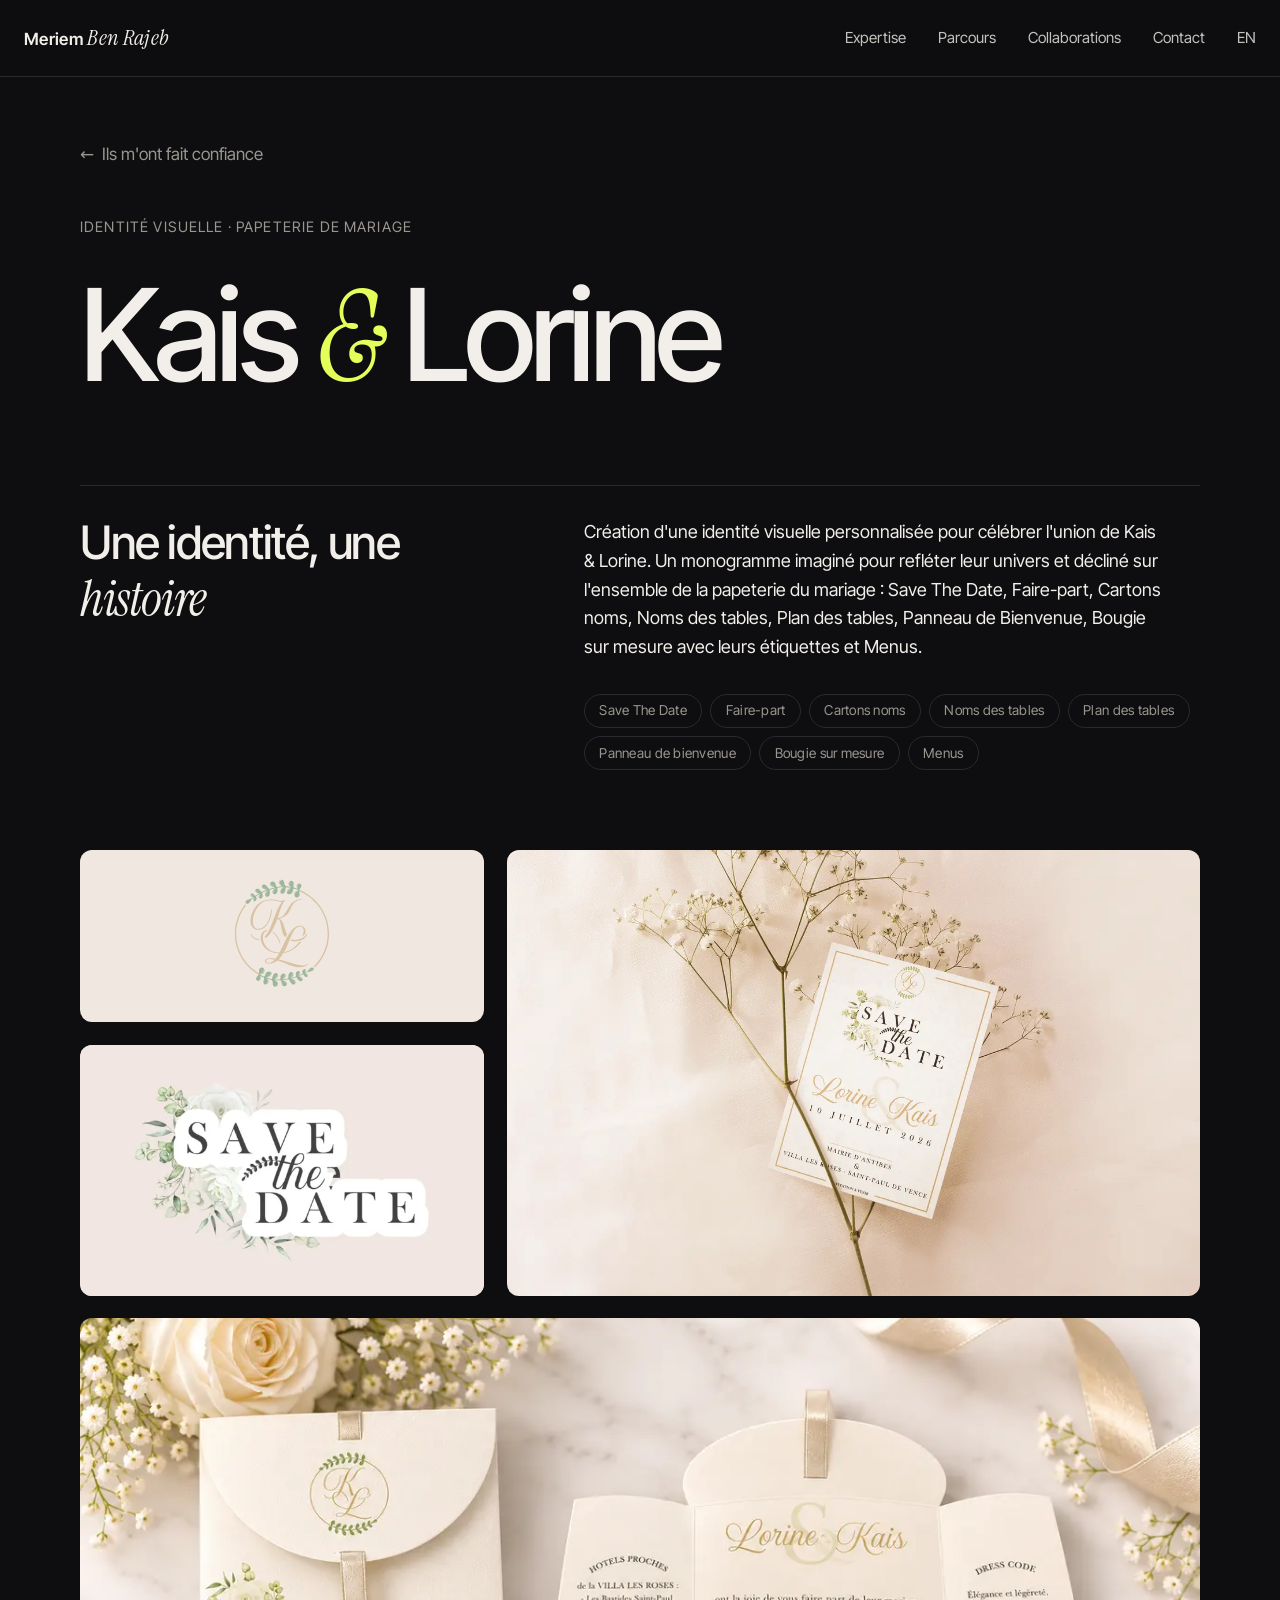
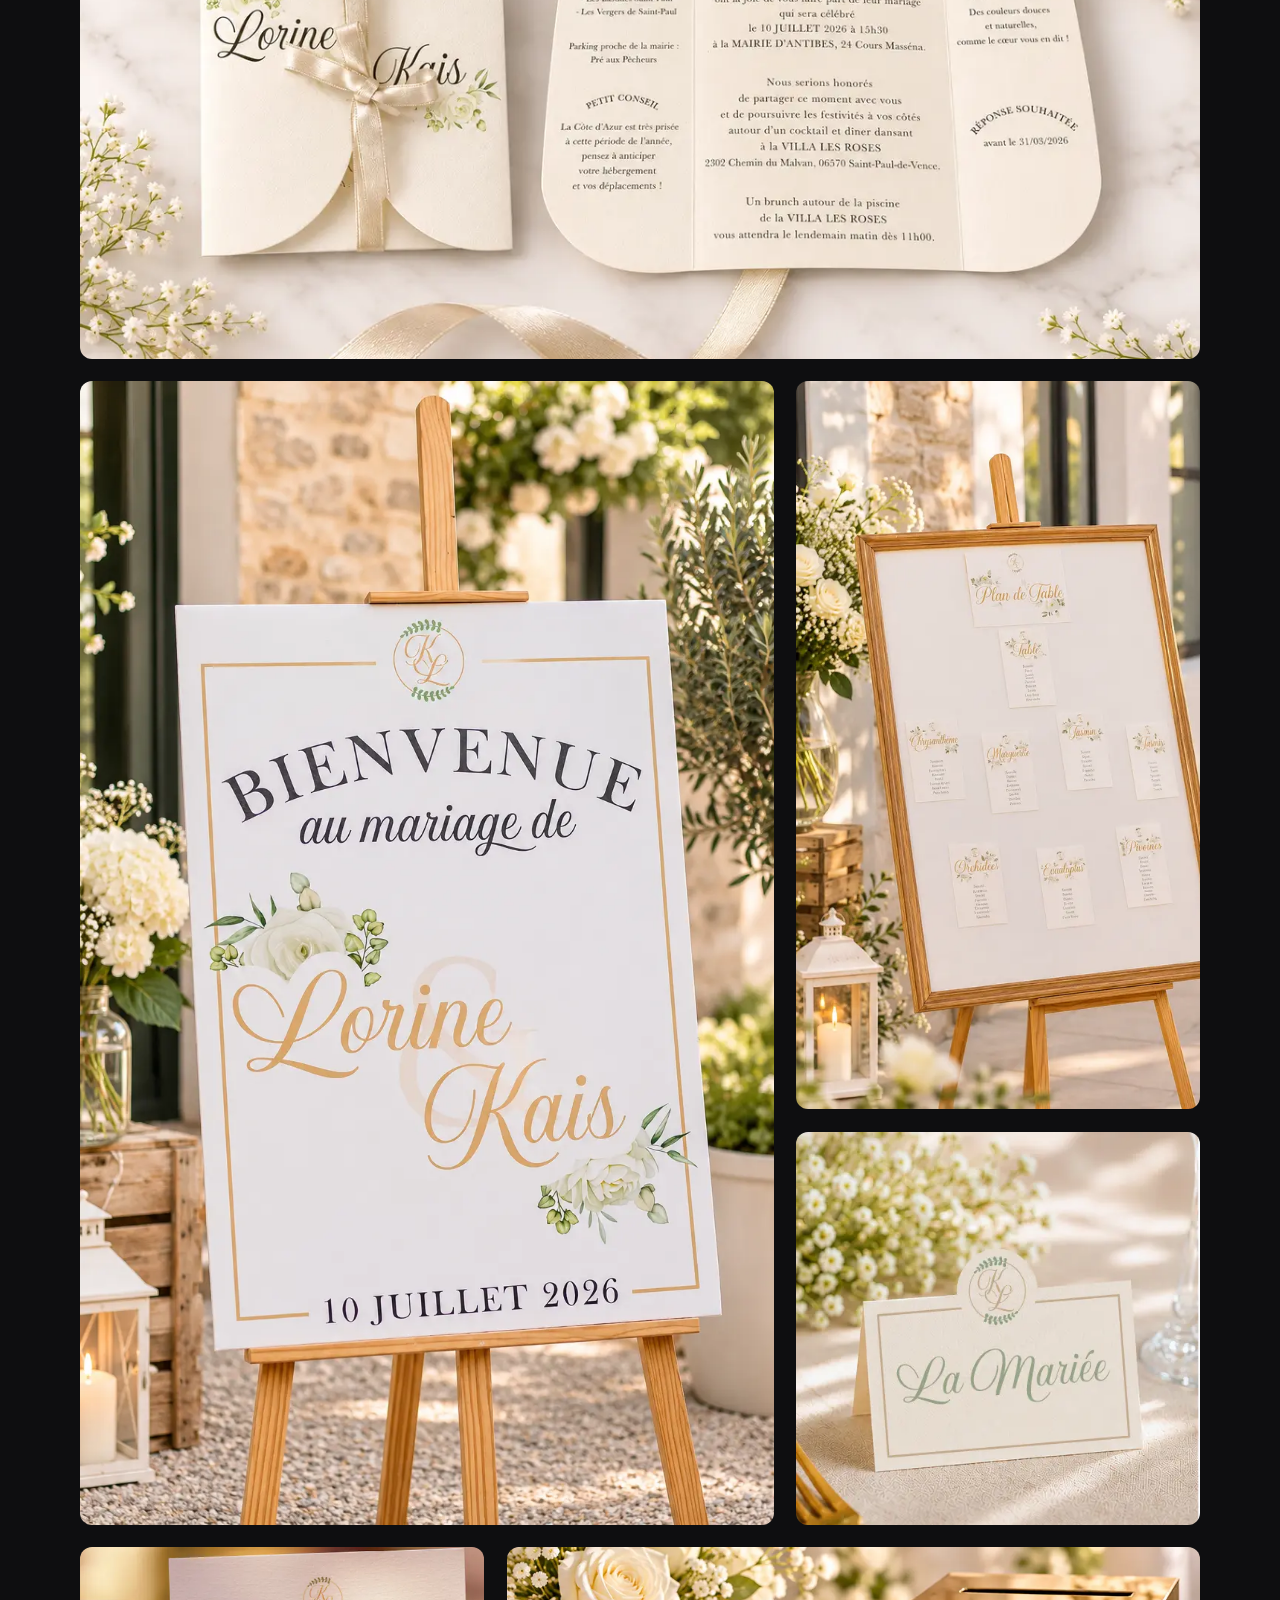
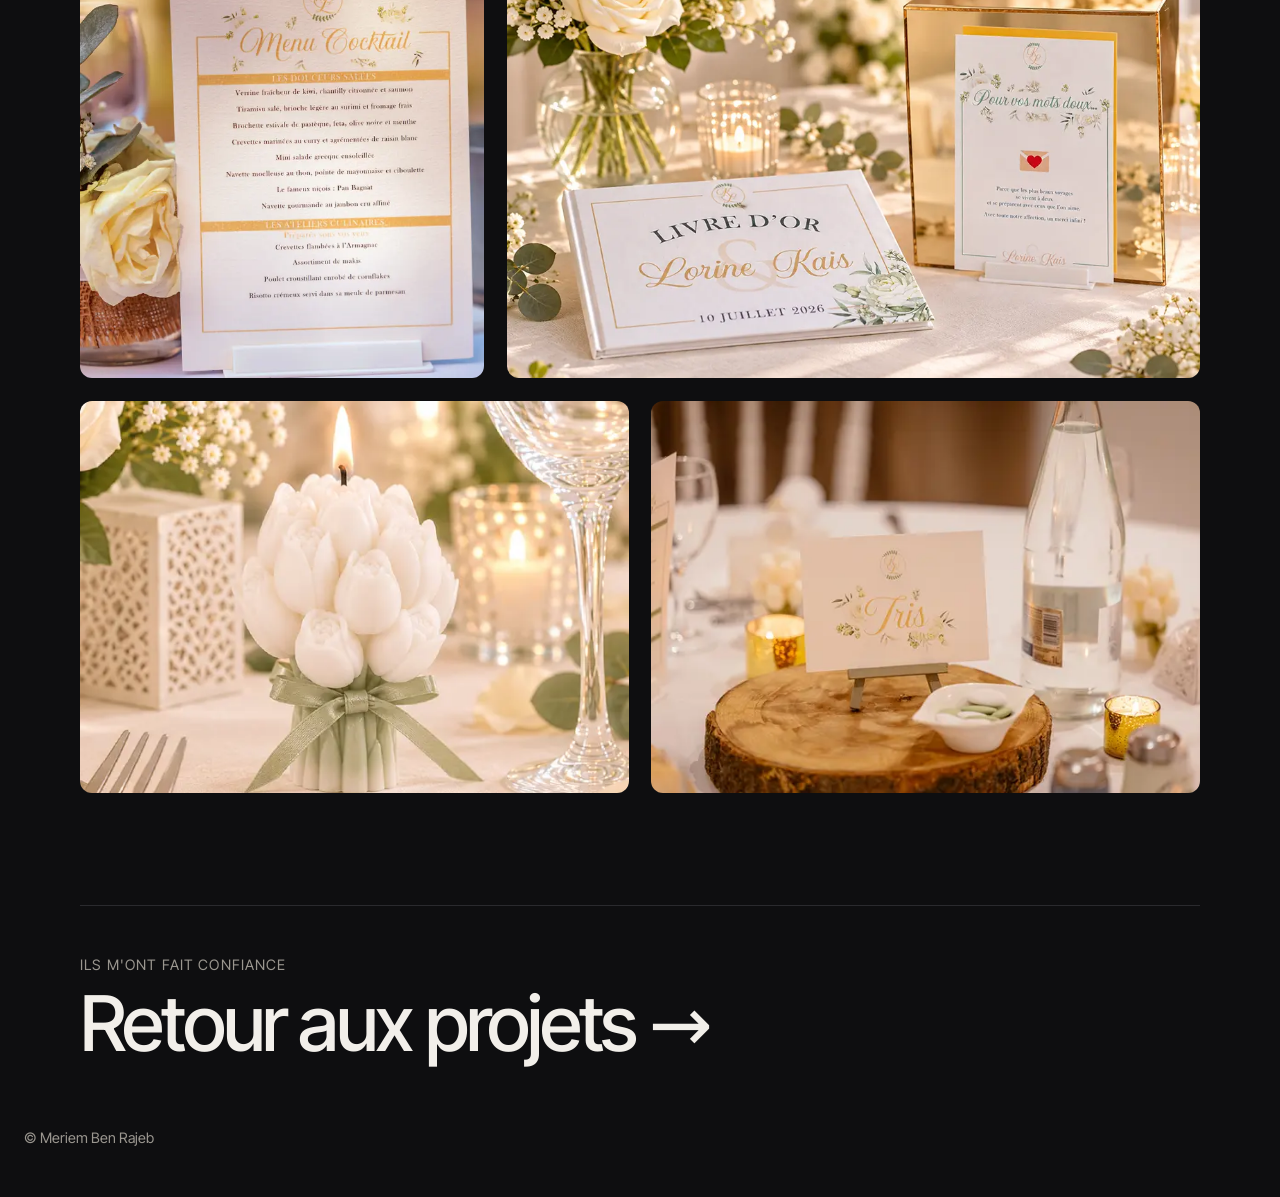
<file: projets/kais-et-lorine/index.html>
<!doctype html>
<html lang="fr" class="no-js">
<head>
<meta charset="utf-8">
<meta name="viewport" content="width=device-width, initial-scale=1">
<title>Kais &amp; Lorine, identité visuelle et papeterie de mariage | Meriem Ben Rajeb</title>
<meta name="description" content="Kais &amp; Lorine : identité visuelle personnalisée et monogramme déclinés sur toute la papeterie du mariage, par Meriem Ben Rajeb, graphiste.">
<link rel="canonical" href="https://meriembr.com/projets/kais-et-lorine/">
<link rel="alternate" hreflang="fr" href="https://meriembr.com/projets/kais-et-lorine/">
<link rel="alternate" hreflang="en" href="https://meriembr.com/en/projects/kais-et-lorine/">
<meta property="og:type" content="article">
<meta property="og:url" content="https://meriembr.com/projets/kais-et-lorine/">
<meta property="og:title" content="Kais &amp; Lorine, identité visuelle et papeterie de mariage | Meriem Ben Rajeb">
<meta property="og:description" content="Kais &amp; Lorine : identité visuelle personnalisée et monogramme déclinés sur toute la papeterie du mariage, par Meriem Ben Rajeb, graphiste.">
<meta property="og:image" content="https://meriembr.com/img/projets/kais-et-lorine/og.jpg">
<meta property="og:image:width" content="1200">
<meta property="og:image:height" content="630">
<link rel="icon" type="image/png" sizes="32x32" href="../../img/favicon/favicon-32x32.png">
<link rel="apple-touch-icon" href="../../img/favicon/apple-touch-icon.png">
<link rel="preload" href="../../fonts/inter-tight.woff2" as="font" type="font/woff2" crossorigin>
<link rel="stylesheet" href="../../css/site.css">
<script>document.documentElement.classList.replace("no-js", "js")</script>
<script type="module" src="../../js/commun.js"></script>
</head>
<body>
<a class="lien-evitement" href="#projet">Aller au projet</a>

<header class="top"><div class="c">
  <a class="logo" href="../../">Meriem <em>Ben Rajeb</em></a>
  <nav aria-label="Navigation principale">
    <button type="button" id="menu-bouton" aria-expanded="false" aria-controls="menu">Menu</button>
    <ul id="menu">
      <li><a href="../../#expertise">Expertise</a></li>
      <li><a href="../../#parcours">Parcours</a></li>
      <li><a href="../../#collaborations">Collaborations</a></li>
      <li><a href="../../#contact">Contact</a></li>
      <li><a href="../../en/projects/kais-et-lorine/" hreflang="en" lang="en">EN</a></li>
    </ul>
  </nav>
</div></header>

<main id="projet" class="projet">

<div class="c projet-entete">
  <a class="retour" href="../../#confiance"><span aria-hidden="true">&#8592;</span> Ils m&#x27;ont fait confiance</a>
  <p class="surtitre">Identité visuelle · Papeterie de mariage</p>
  <h1 class="projet-nom">Kais <em>&amp;</em> Lorine</h1>
  <div class="projet-intro">
    <h2>Une identité, une <em>histoire</em></h2>
    <div>
      <p>Création d'une identité visuelle personnalisée pour célébrer l'union de Kais &amp; Lorine. Un monogramme imaginé pour refléter leur univers et décliné sur l'ensemble de la papeterie du mariage : Save The Date, Faire-part, Cartons noms, Noms des tables, Plan des tables, Panneau de Bienvenue, Bougie sur mesure avec leurs étiquettes et Menus.</p>
      <h3 class="sr-only">Supports</h3>
      <ul class="supports"><li>Save The Date</li><li>Faire-part</li><li>Cartons noms</li><li>Noms des tables</li><li>Plan des tables</li><li>Panneau de bienvenue</li><li>Bougie sur mesure</li><li>Menus</li></ul>
    </div>
  </div>
</div>

<div class="c mosaique-kl">
  <h2 class="sr-only">Visuels du projet</h2>
  <ul class="kl-grille" data-galerie>
<li class="tuile tuile-logo t-mono"><img src="../../img/projets/kais-et-lorine/monogramme.svg" width="500" height="500" alt="Monogramme K L de Kais &amp; Lorine" loading="lazy" decoding="async"></li>
<li class="tuile tuile-logo t-slogo"><img src="../../img/projets/kais-et-lorine/logo-save-the-date-640.webp" srcset="../../img/projets/kais-et-lorine/logo-save-the-date-640.webp 640w, ../../img/projets/kais-et-lorine/logo-save-the-date.webp 1000w" sizes="(min-width: 960px) 400px, 46vw" width="1000" height="1000" alt="Logo Save the date" loading="lazy" decoding="async"></li>
<li class="tuile t-std"><a href="../../img/projets/kais-et-lorine/save-the-date-2000.webp"><img src="../../img/projets/kais-et-lorine/save-the-date-1200.webp" srcset="../../img/projets/kais-et-lorine/save-the-date-640.webp 640w, ../../img/projets/kais-et-lorine/save-the-date-1200.webp 1200w, ../../img/projets/kais-et-lorine/save-the-date-2000.webp 2000w" sizes="(min-width: 960px) 700px, 92vw" width="2000" height="1600" alt="Save The Date Lorine &amp; Kais" loading="lazy" decoding="async"></a></li>
<li class="tuile t-fp"><a href="../../img/projets/kais-et-lorine/faire-part-1536.webp"><img src="../../img/projets/kais-et-lorine/faire-part-1200.webp" srcset="../../img/projets/kais-et-lorine/faire-part-640.webp 640w, ../../img/projets/kais-et-lorine/faire-part-1200.webp 1200w, ../../img/projets/kais-et-lorine/faire-part-1536.webp 1536w" sizes="(min-width: 1180px) 1120px, 92vw" width="1536" height="1024" alt="Faire-part de mariage Lorine &amp; Kais" loading="lazy" decoding="async"></a></li>
<li class="tuile t-pan"><a href="../../img/projets/kais-et-lorine/panneau-bienvenue-1024.webp"><img src="../../img/projets/kais-et-lorine/panneau-bienvenue-640.webp" srcset="../../img/projets/kais-et-lorine/panneau-bienvenue-640.webp 640w, ../../img/projets/kais-et-lorine/panneau-bienvenue-1024.webp 1024w" sizes="(min-width: 960px) 700px, (min-width: 600px) 46vw, 92vw" width="1024" height="1536" alt="Panneau de bienvenue du mariage de Lorine &amp; Kais" loading="lazy" decoding="async"></a></li>
<li class="tuile t-plan"><a href="../../img/projets/kais-et-lorine/plan-de-table-1024.webp"><img src="../../img/projets/kais-et-lorine/plan-de-table-640.webp" srcset="../../img/projets/kais-et-lorine/plan-de-table-640.webp 640w, ../../img/projets/kais-et-lorine/plan-de-table-1024.webp 1024w" sizes="(min-width: 960px) 400px, (min-width: 600px) 46vw, 92vw" width="1024" height="1536" alt="Plan de table du mariage" loading="lazy" decoding="async"></a></li>
<li class="tuile t-carton"><a href="../../img/projets/kais-et-lorine/carton-nom-504.webp"><img src="../../img/projets/kais-et-lorine/carton-nom-504.webp" width="504" height="508" alt="Carton nom « La Mariée »" loading="lazy" decoding="async"></a></li>
<li class="tuile t-menu"><a href="../../img/projets/kais-et-lorine/menu-cocktail-677.webp"><img src="../../img/projets/kais-et-lorine/menu-cocktail-640.webp" srcset="../../img/projets/kais-et-lorine/menu-cocktail-640.webp 640w, ../../img/projets/kais-et-lorine/menu-cocktail-677.webp 677w" sizes="(min-width: 960px) 400px, (min-width: 600px) 46vw, 92vw" width="677" height="724" alt="Menu cocktail" loading="lazy" decoding="async"></a></li>
<li class="tuile t-livre"><a href="../../img/projets/kais-et-lorine/livre-or-urne-1000.webp"><img src="../../img/projets/kais-et-lorine/livre-or-urne-640.webp" srcset="../../img/projets/kais-et-lorine/livre-or-urne-640.webp 640w, ../../img/projets/kais-et-lorine/livre-or-urne-1000.webp 1000w" sizes="(min-width: 960px) 700px, 92vw" width="1000" height="750" alt="Livre d&#x27;or et urne Lorine &amp; Kais" loading="lazy" decoding="async"></a></li>
<li class="tuile t-bougie"><a href="../../img/projets/kais-et-lorine/bougie-928.webp"><img src="../../img/projets/kais-et-lorine/bougie-640.webp" srcset="../../img/projets/kais-et-lorine/bougie-640.webp 640w, ../../img/projets/kais-et-lorine/bougie-928.webp 928w" sizes="(min-width: 960px) 550px, (min-width: 600px) 46vw, 92vw" width="928" height="695" alt="Bougie sur mesure" loading="lazy" decoding="async"></a></li>
<li class="tuile t-iris"><a href="../../img/projets/kais-et-lorine/nom-de-table-1000.webp"><img src="../../img/projets/kais-et-lorine/nom-de-table-640.webp" srcset="../../img/projets/kais-et-lorine/nom-de-table-640.webp 640w, ../../img/projets/kais-et-lorine/nom-de-table-1000.webp 1000w" sizes="(min-width: 960px) 550px, 92vw" width="1000" height="667" alt="Nom de table « Iris »" loading="lazy" decoding="async"></a></li>
  </ul>
</div>

<nav class="c projet-suite" aria-label="Fin du projet">
  <a href="../../#confiance"><span class="suite-sur">Ils m&#x27;ont fait confiance</span><span class="suite-titre">Retour aux projets <span aria-hidden="true">&#8594;</span></span></a>
</nav>
</main>

<footer class="pied"><div class="c">© Meriem Ben Rajeb</div></footer>

<dialog id="visionneuse" class="visionneuse" aria-label="Visionneuse">
  <button type="button" class="vis-fermer" aria-label="Fermer">&#215;</button>
  <button type="button" class="vis-prec" aria-label="Image précédente">&#8592;</button>
  <figure class="vis-figure"><img class="vis-image" alt=""><figcaption class="vis-legende"></figcaption></figure>
  <button type="button" class="vis-suiv" aria-label="Image suivante">&#8594;</button>
  <p class="vis-compteur" aria-live="polite"></p>
  <a class="vis-pdf" target="_blank" rel="noopener" hidden>Feuilleter le PDF</a>
</dialog>

<div class="curseur" aria-hidden="true"></div>
</body>
</html>
</file>
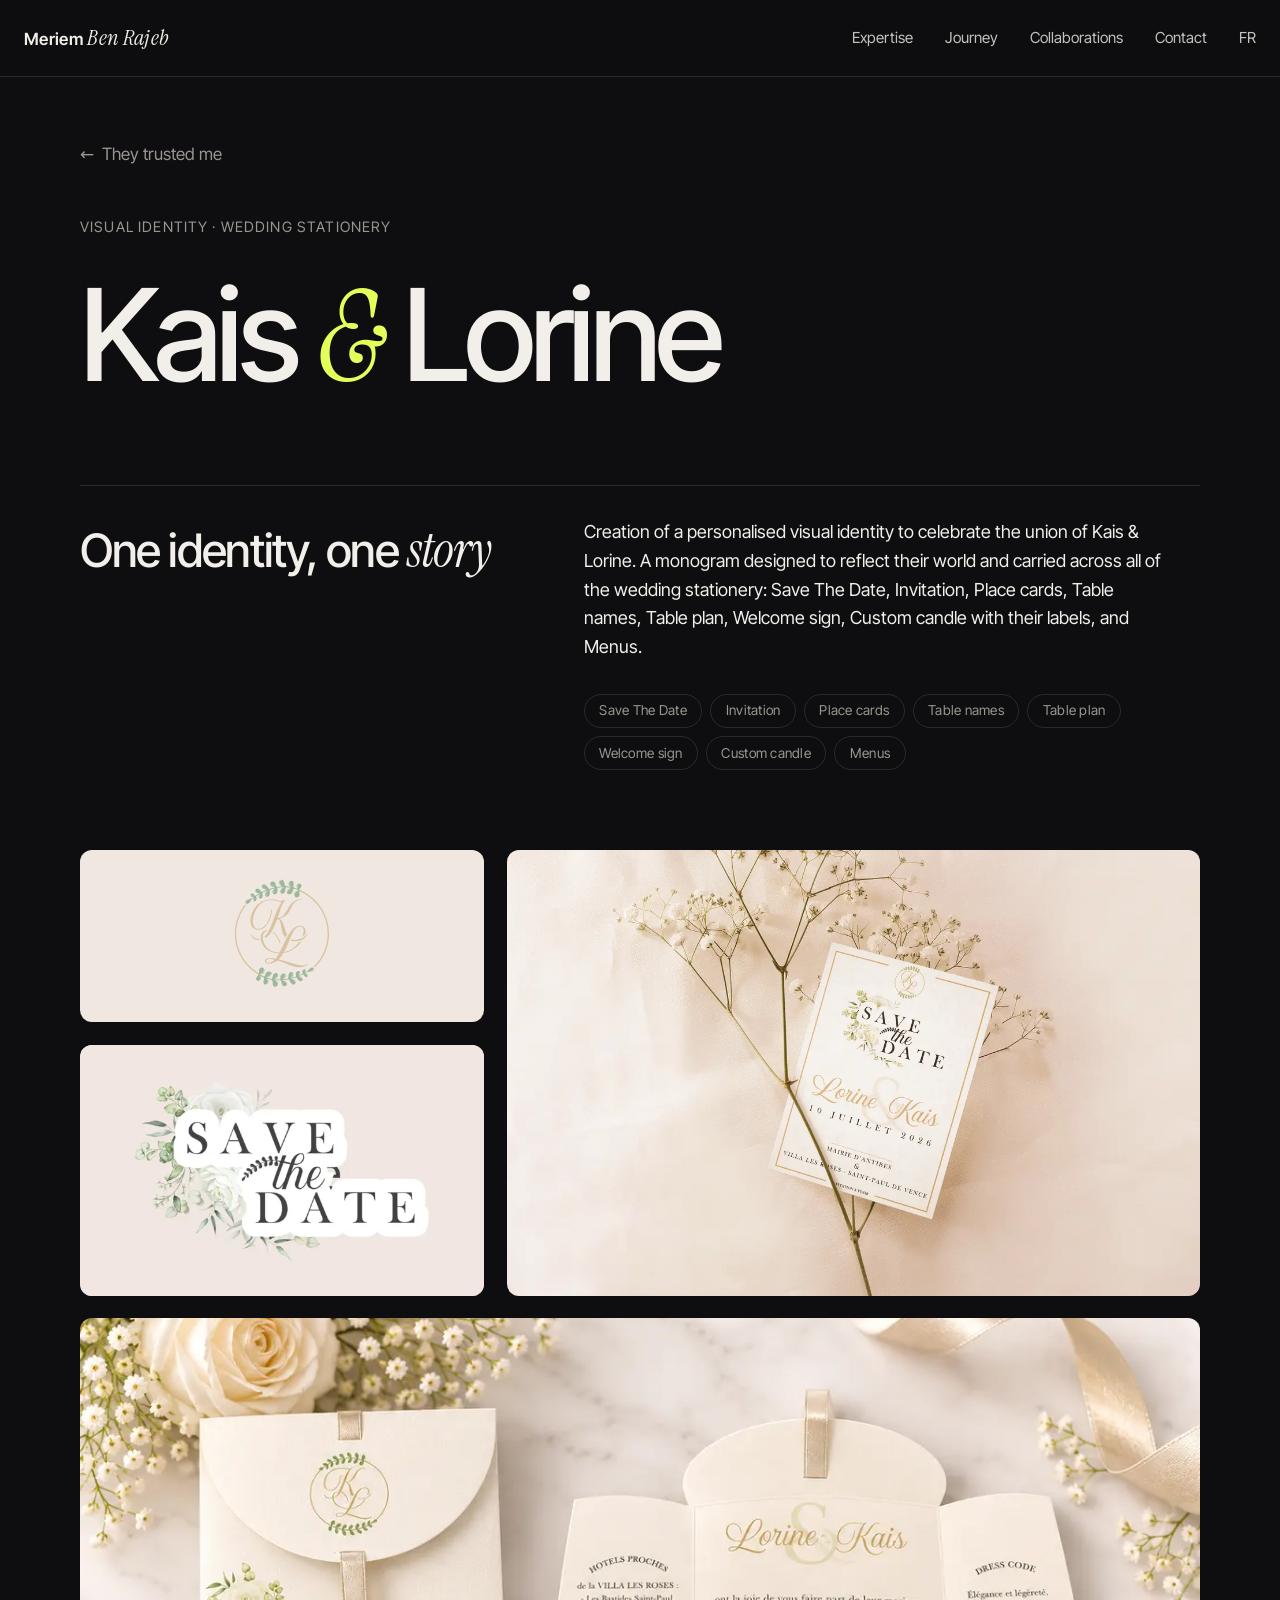
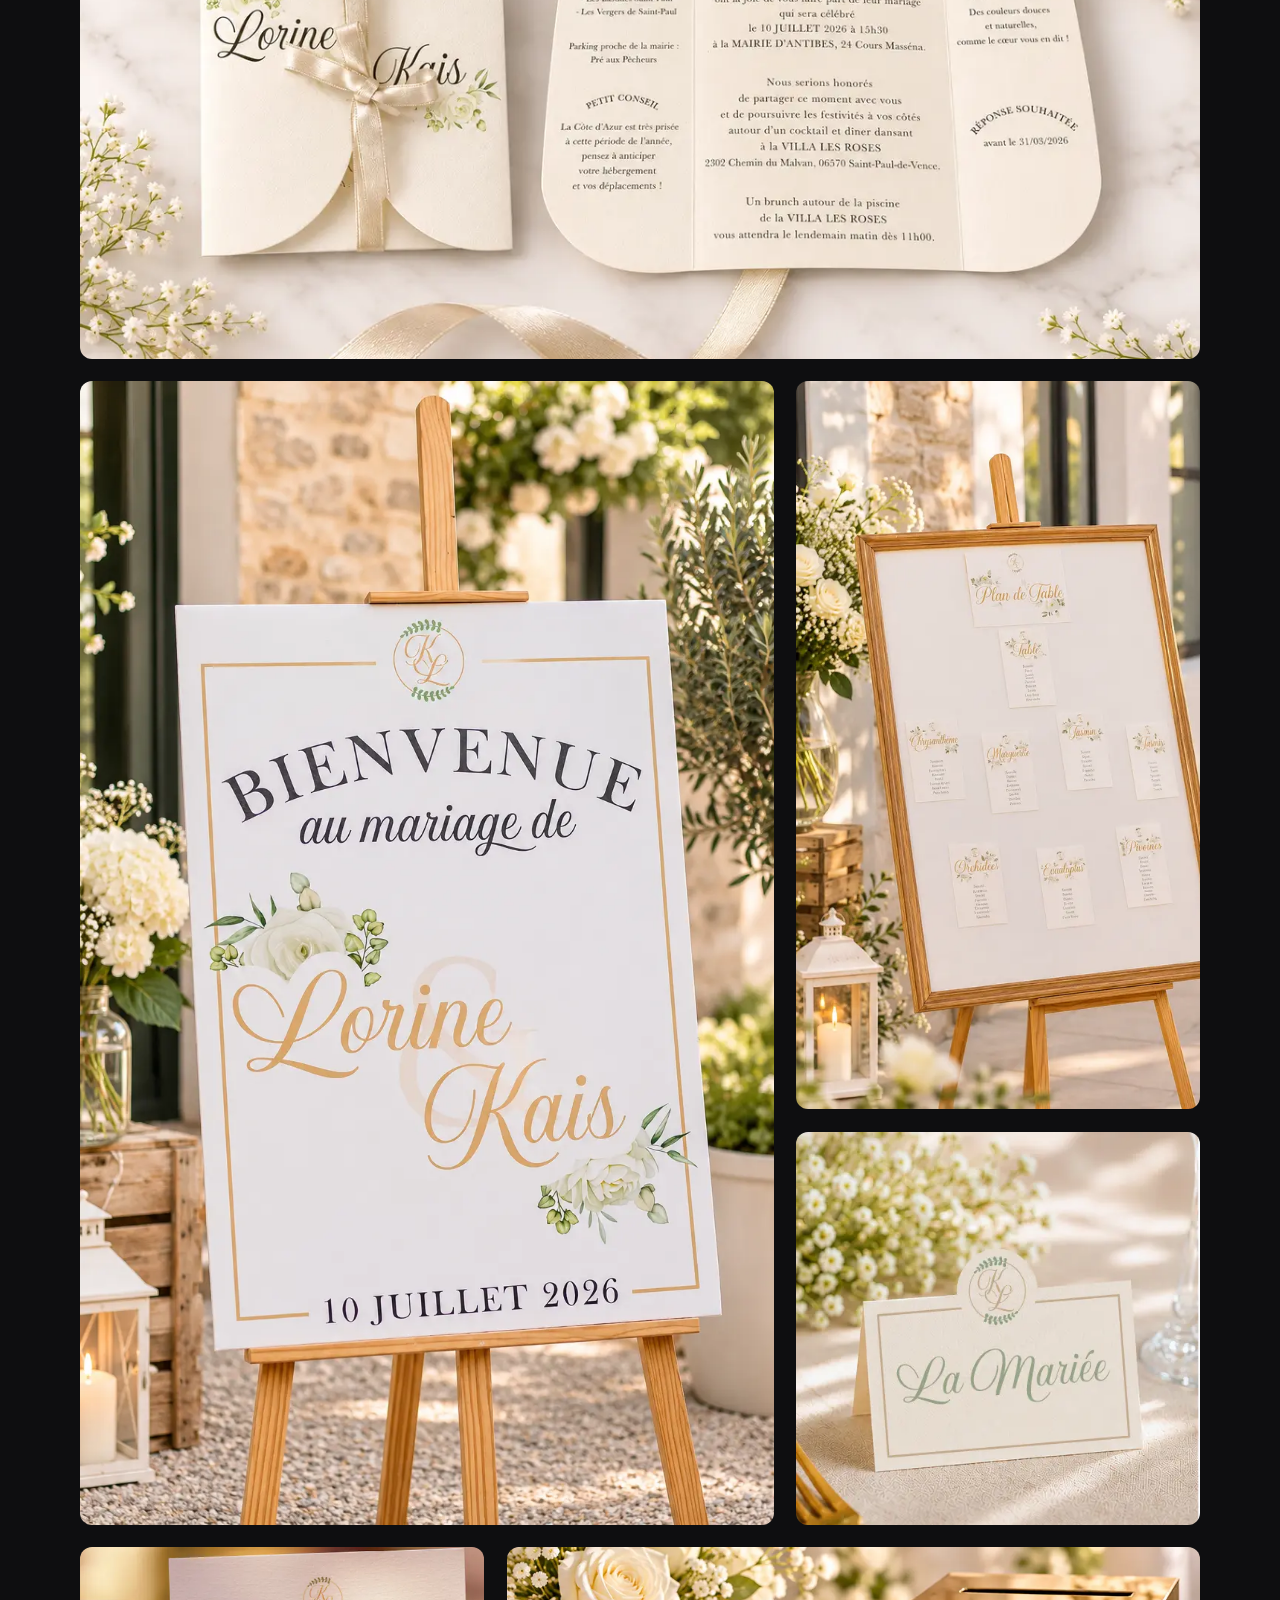
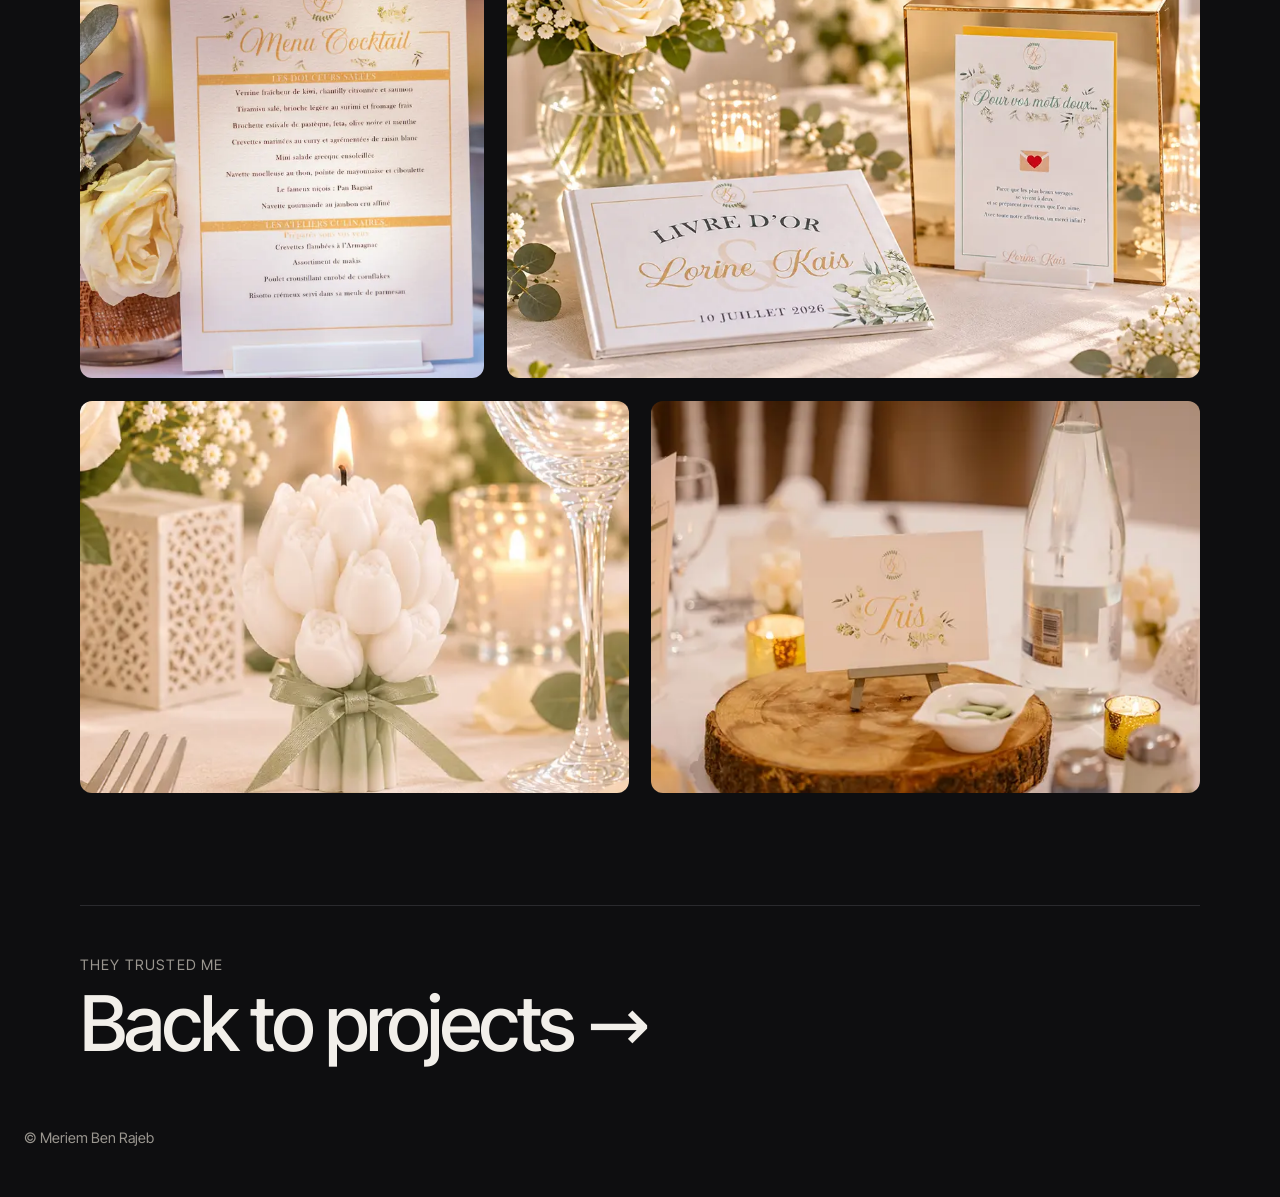
<file: en/projects/kais-et-lorine/index.html>
<!doctype html>
<html lang="en" class="no-js">
<head>
<meta charset="utf-8">
<meta name="viewport" content="width=device-width, initial-scale=1">
<title>Kais &amp; Lorine, visual identity and wedding stationery | Meriem Ben Rajeb</title>
<meta name="description" content="Kais &amp; Lorine: a personalised visual identity and monogram carried across all of the wedding stationery, by graphic designer Meriem Ben Rajeb.">
<link rel="canonical" href="https://meriembr.com/en/projects/kais-et-lorine/">
<link rel="alternate" hreflang="fr" href="https://meriembr.com/projets/kais-et-lorine/">
<link rel="alternate" hreflang="en" href="https://meriembr.com/en/projects/kais-et-lorine/">
<meta property="og:type" content="article">
<meta property="og:url" content="https://meriembr.com/en/projects/kais-et-lorine/">
<meta property="og:title" content="Kais &amp; Lorine, visual identity and wedding stationery | Meriem Ben Rajeb">
<meta property="og:description" content="Kais &amp; Lorine: a personalised visual identity and monogram carried across all of the wedding stationery, by graphic designer Meriem Ben Rajeb.">
<meta property="og:image" content="https://meriembr.com/img/projets/kais-et-lorine/og.jpg">
<meta property="og:image:width" content="1200">
<meta property="og:image:height" content="630">
<link rel="icon" type="image/png" sizes="32x32" href="../../../img/favicon/favicon-32x32.png">
<link rel="apple-touch-icon" href="../../../img/favicon/apple-touch-icon.png">
<link rel="preload" href="../../../fonts/inter-tight.woff2" as="font" type="font/woff2" crossorigin>
<link rel="stylesheet" href="../../../css/site.css">
<script>document.documentElement.classList.replace("no-js", "js")</script>
<script type="module" src="../../../js/commun.js"></script>
</head>
<body>
<a class="lien-evitement" href="#projet">Skip to the project</a>

<header class="top"><div class="c">
  <a class="logo" href="../../../en/">Meriem <em>Ben Rajeb</em></a>
  <nav aria-label="Main navigation">
    <button type="button" id="menu-bouton" aria-expanded="false" aria-controls="menu">Menu</button>
    <ul id="menu">
      <li><a href="../../../en/#expertise">Expertise</a></li>
      <li><a href="../../../en/#parcours">Journey</a></li>
      <li><a href="../../../en/#collaborations">Collaborations</a></li>
      <li><a href="../../../en/#contact">Contact</a></li>
      <li><a href="../../../projets/kais-et-lorine/" hreflang="fr" lang="fr">FR</a></li>
    </ul>
  </nav>
</div></header>

<main id="projet" class="projet">

<div class="c projet-entete">
  <a class="retour" href="../../../en/#confiance"><span aria-hidden="true">&#8592;</span> They trusted me</a>
  <p class="surtitre">Visual identity · Wedding stationery</p>
  <h1 class="projet-nom">Kais <em>&amp;</em> Lorine</h1>
  <div class="projet-intro">
    <h2>One identity, one <em>story</em></h2>
    <div>
      <p>Creation of a personalised visual identity to celebrate the union of Kais &amp; Lorine. A monogram designed to reflect their world and carried across all of the wedding stationery: Save The Date, Invitation, Place cards, Table names, Table plan, Welcome sign, Custom candle with their labels, and Menus.</p>
      <h3 class="sr-only">Items</h3>
      <ul class="supports"><li>Save The Date</li><li>Invitation</li><li>Place cards</li><li>Table names</li><li>Table plan</li><li>Welcome sign</li><li>Custom candle</li><li>Menus</li></ul>
    </div>
  </div>
</div>

<div class="c mosaique-kl">
  <h2 class="sr-only">Project visuals</h2>
  <ul class="kl-grille" data-galerie>
<li class="tuile tuile-logo t-mono"><img src="../../../img/projets/kais-et-lorine/monogramme.svg" width="500" height="500" alt="K L monogram for Kais &amp; Lorine" loading="lazy" decoding="async"></li>
<li class="tuile tuile-logo t-slogo"><img src="../../../img/projets/kais-et-lorine/logo-save-the-date-640.webp" srcset="../../../img/projets/kais-et-lorine/logo-save-the-date-640.webp 640w, ../../../img/projets/kais-et-lorine/logo-save-the-date.webp 1000w" sizes="(min-width: 960px) 400px, 46vw" width="1000" height="1000" alt="Save the date logo" loading="lazy" decoding="async"></li>
<li class="tuile t-std"><a href="../../../img/projets/kais-et-lorine/save-the-date-2000.webp"><img src="../../../img/projets/kais-et-lorine/save-the-date-1200.webp" srcset="../../../img/projets/kais-et-lorine/save-the-date-640.webp 640w, ../../../img/projets/kais-et-lorine/save-the-date-1200.webp 1200w, ../../../img/projets/kais-et-lorine/save-the-date-2000.webp 2000w" sizes="(min-width: 960px) 700px, 92vw" width="2000" height="1600" alt="Lorine &amp; Kais Save The Date" loading="lazy" decoding="async"></a></li>
<li class="tuile t-fp"><a href="../../../img/projets/kais-et-lorine/faire-part-1536.webp"><img src="../../../img/projets/kais-et-lorine/faire-part-1200.webp" srcset="../../../img/projets/kais-et-lorine/faire-part-640.webp 640w, ../../../img/projets/kais-et-lorine/faire-part-1200.webp 1200w, ../../../img/projets/kais-et-lorine/faire-part-1536.webp 1536w" sizes="(min-width: 1180px) 1120px, 92vw" width="1536" height="1024" alt="Lorine &amp; Kais wedding invitation" loading="lazy" decoding="async"></a></li>
<li class="tuile t-pan"><a href="../../../img/projets/kais-et-lorine/panneau-bienvenue-1024.webp"><img src="../../../img/projets/kais-et-lorine/panneau-bienvenue-640.webp" srcset="../../../img/projets/kais-et-lorine/panneau-bienvenue-640.webp 640w, ../../../img/projets/kais-et-lorine/panneau-bienvenue-1024.webp 1024w" sizes="(min-width: 960px) 700px, (min-width: 600px) 46vw, 92vw" width="1024" height="1536" alt="Welcome sign for the wedding of Lorine &amp; Kais" loading="lazy" decoding="async"></a></li>
<li class="tuile t-plan"><a href="../../../img/projets/kais-et-lorine/plan-de-table-1024.webp"><img src="../../../img/projets/kais-et-lorine/plan-de-table-640.webp" srcset="../../../img/projets/kais-et-lorine/plan-de-table-640.webp 640w, ../../../img/projets/kais-et-lorine/plan-de-table-1024.webp 1024w" sizes="(min-width: 960px) 400px, (min-width: 600px) 46vw, 92vw" width="1024" height="1536" alt="Wedding table plan" loading="lazy" decoding="async"></a></li>
<li class="tuile t-carton"><a href="../../../img/projets/kais-et-lorine/carton-nom-504.webp"><img src="../../../img/projets/kais-et-lorine/carton-nom-504.webp" width="504" height="508" alt="“La Mariée” place card" loading="lazy" decoding="async"></a></li>
<li class="tuile t-menu"><a href="../../../img/projets/kais-et-lorine/menu-cocktail-677.webp"><img src="../../../img/projets/kais-et-lorine/menu-cocktail-640.webp" srcset="../../../img/projets/kais-et-lorine/menu-cocktail-640.webp 640w, ../../../img/projets/kais-et-lorine/menu-cocktail-677.webp 677w" sizes="(min-width: 960px) 400px, (min-width: 600px) 46vw, 92vw" width="677" height="724" alt="Cocktail menu" loading="lazy" decoding="async"></a></li>
<li class="tuile t-livre"><a href="../../../img/projets/kais-et-lorine/livre-or-urne-1000.webp"><img src="../../../img/projets/kais-et-lorine/livre-or-urne-640.webp" srcset="../../../img/projets/kais-et-lorine/livre-or-urne-640.webp 640w, ../../../img/projets/kais-et-lorine/livre-or-urne-1000.webp 1000w" sizes="(min-width: 960px) 700px, 92vw" width="1000" height="750" alt="Lorine &amp; Kais guest book and card box" loading="lazy" decoding="async"></a></li>
<li class="tuile t-bougie"><a href="../../../img/projets/kais-et-lorine/bougie-928.webp"><img src="../../../img/projets/kais-et-lorine/bougie-640.webp" srcset="../../../img/projets/kais-et-lorine/bougie-640.webp 640w, ../../../img/projets/kais-et-lorine/bougie-928.webp 928w" sizes="(min-width: 960px) 550px, (min-width: 600px) 46vw, 92vw" width="928" height="695" alt="Custom candle" loading="lazy" decoding="async"></a></li>
<li class="tuile t-iris"><a href="../../../img/projets/kais-et-lorine/nom-de-table-1000.webp"><img src="../../../img/projets/kais-et-lorine/nom-de-table-640.webp" srcset="../../../img/projets/kais-et-lorine/nom-de-table-640.webp 640w, ../../../img/projets/kais-et-lorine/nom-de-table-1000.webp 1000w" sizes="(min-width: 960px) 550px, 92vw" width="1000" height="667" alt="“Iris” table name" loading="lazy" decoding="async"></a></li>
  </ul>
</div>

<nav class="c projet-suite" aria-label="End of the project">
  <a href="../../../en/#confiance"><span class="suite-sur">They trusted me</span><span class="suite-titre">Back to projects <span aria-hidden="true">&#8594;</span></span></a>
</nav>
</main>

<footer class="pied"><div class="c">© Meriem Ben Rajeb</div></footer>

<dialog id="visionneuse" class="visionneuse" aria-label="Viewer">
  <button type="button" class="vis-fermer" aria-label="Close">&#215;</button>
  <button type="button" class="vis-prec" aria-label="Previous image">&#8592;</button>
  <figure class="vis-figure"><img class="vis-image" alt=""><figcaption class="vis-legende"></figcaption></figure>
  <button type="button" class="vis-suiv" aria-label="Next image">&#8594;</button>
  <p class="vis-compteur" aria-live="polite"></p>
  <a class="vis-pdf" target="_blank" rel="noopener" hidden>Browse the PDF</a>
</dialog>

<div class="curseur" aria-hidden="true"></div>
</body>
</html>
</file>
<file: css/site.css>
@font-face { font-family: "Inter Tight"; src: url("../fonts/inter-tight.woff2") format("woff2"); font-weight: 100 900; font-display: swap; }
@font-face { font-family: "Instrument Serif"; src: url("../fonts/instrument-serif.woff2") format("woff2"); font-display: swap; }
@font-face { font-family: "Instrument Serif"; src: url("../fonts/instrument-serif-italic.woff2") format("woff2"); font-style: italic; font-display: swap; }
@font-face { font-family: "Cathalia"; src: url("../fonts/cathalia.woff2") format("woff2"); font-display: swap; }

:root {
  --fond: #0E0E10; --surface: #17171A; --ligne: #2A2A2E;
  --texte: #F2EFEA; --doux: #9A968F; --accent: #E4FF5A;
  --sans: "Inter Tight", system-ui, sans-serif; --serif: "Instrument Serif", Georgia, serif;
}
*, *::before, *::after { box-sizing: border-box; }
html { scroll-behavior: smooth; scroll-padding-top: 6rem; }
body { margin: 0; background: var(--fond); color: var(--texte); font: 400 1.0625rem/1.55 var(--sans); -webkit-font-smoothing: antialiased; overflow-x: hidden; }
a { color: inherit; }
img { display: block; max-width: 100%; }
[hidden] { display: none !important; }
.c { width: min(1360px, 100% - 3rem); margin-inline: auto; }
:focus-visible { outline: 2px solid var(--accent); outline-offset: 4px; }
.sr-only { position: absolute; width: 1px; height: 1px; overflow: hidden; clip-path: inset(50%); white-space: nowrap; }
.lien-evitement { position: absolute; left: 1rem; top: -5rem; z-index: 100; padding: .7rem 1.2rem; border-radius: 999px; background: var(--accent); color: var(--fond); font-weight: 600; text-decoration: none; }
.lien-evitement:focus { top: 1rem; }

/* En-tete */
.top { position: fixed; inset: 0 0 auto; z-index: 20; background: rgb(14 14 16 / .72); backdrop-filter: blur(14px); border-bottom: 1px solid var(--ligne); }
.top .c { display: flex; align-items: center; justify-content: space-between; height: 76px; }
.logo { font: 600 1.05rem var(--sans); letter-spacing: .02em; text-decoration: none; }
.logo em { font: italic 400 1.35rem var(--serif); }
.top ul { display: flex; gap: 2rem; list-style: none; margin: 0; padding: 0; font-size: .95rem; }
.top ul a { display: inline-flex; align-items: center; min-height: 44px; text-decoration: none; opacity: .8; }
.top ul a:hover { opacity: 1; }
#menu-bouton { display: none; min-height: 44px; padding: 0 1.2rem; border: 1px solid var(--ligne); border-radius: 999px; background: transparent; color: var(--texte); font: 500 .95rem var(--sans); cursor: pointer; }
@media (max-width: 767px) {
  #menu-bouton { display: inline-flex; align-items: center; }
  .js #menu { display: none; }
  .js #menu.ouvert { display: flex; flex-direction: column; gap: .5rem; position: absolute; top: 100%; left: 0; right: 0; height: calc(100dvh - 76px); padding: 2rem 1.5rem; background: var(--fond); font-size: 2rem; letter-spacing: -.03em; }
  .js #menu.ouvert a { opacity: 1; }
}
.dispo { display: inline-flex; align-items: center; gap: .5rem; font-size: .85rem; color: var(--doux); }
.dispo::before { content: ""; width: 8px; height: 8px; border-radius: 50%; background: var(--accent); box-shadow: 0 0 12px var(--accent); }

/* Accueil : photo en fond, texte à gauche ; sur mobile la photo passe au-dessus du texte */
.hero { position: relative; isolation: isolate; overflow: hidden; display: grid; align-content: end; padding: 76px 0 48px; border-bottom: 1px solid var(--ligne); }
.hero-photo { display: block; position: relative; }
.hero-photo img { display: block; width: 100%; height: auto; aspect-ratio: 640 / 750; max-height: 62svh; object-fit: cover; object-position: center top; }
.hero-photo::after { content: ""; position: absolute; inset: auto 0 0; height: 45%; background: linear-gradient(transparent, var(--fond)); }
.hero-texte { position: relative; margin-top: -1.5rem; }
@media (min-width: 960px) {
  .hero { min-height: 100svh; padding-top: 120px; }
  .hero-photo { position: static; }
  .hero-photo img { position: absolute; inset: 0; z-index: -2; height: 100%; max-height: none; aspect-ratio: auto; object-position: right center; }
  .hero-photo::after { inset: 0; z-index: -1; height: auto; background: linear-gradient(90deg, var(--fond) 0, var(--fond) 48%, rgb(14 14 16 / .7) 58%, transparent 72%); }
  .hero-texte { max-width: 52%; margin-top: 0; }
}
.surtitre { font-size: .9rem; color: var(--doux); letter-spacing: .08em; text-transform: uppercase; margin: 0 0 1.5rem; }
/* « Bonjour, je suis Meriem » tient sur une ligne : taille liée à la largeur disponible */
.nom { font: 600 clamp(1.4rem, calc((100vw - 3rem) / 12.5), 3rem)/1.05 var(--sans); letter-spacing: -.035em; margin: 0; white-space: nowrap; }
.nom .script { display: block; margin-top: .2em; font: 400 clamp(1.5rem, calc((100vw - 3rem) / 12.5), 3rem)/1.3 "Cathalia", var(--serif); letter-spacing: 0; color: var(--accent); white-space: normal; }
@media (min-width: 960px) { .nom { font-size: clamp(2.4rem, 4.1vw, 4.4rem); } .nom .script { font-size: clamp(2rem, 3.8vw, 3.8rem); } }
.metiers { margin: .8rem 0 2rem; font: 500 clamp(1rem, 1.6vw, 1.35rem)/1.3 var(--sans); letter-spacing: .08em; text-transform: uppercase; }
.accroche { max-width: 34ch; margin: 0 0 2.2rem; font-size: clamp(1.15rem, 1.8vw, 1.6rem); line-height: 1.4; }
.hero-actions { display: flex; flex-wrap: wrap; align-items: center; gap: 1rem 2.2rem; }
.btn-accent { display: inline-flex; align-items: center; min-height: 52px; padding: 0 1.6rem; background: var(--accent); color: var(--fond); font-weight: 600; letter-spacing: .05em; text-transform: uppercase; text-decoration: none; transition: background .25s; }
.btn-accent:hover { background: var(--texte); }
.btn-lien { display: inline-flex; align-items: center; min-height: 44px; font-weight: 500; letter-spacing: .05em; text-transform: uppercase; text-decoration: none; border-bottom: 1px solid currentColor; transition: color .25s; }
.btn-lien:hover { color: var(--accent); }
.experience { margin: 2.2rem 0 0; color: var(--doux); font-size: .8rem; letter-spacing: .4em; text-transform: uppercase; }

/* Bandeau clients */
.bandeau { border-bottom: 1px solid var(--ligne); overflow: hidden; padding: 1.4rem 0; }
.piste { display: flex; gap: 3rem; padding-right: 3rem; width: max-content; animation: defile 60s linear infinite; font: italic 400 1.9rem var(--serif); color: var(--doux); white-space: nowrap; }
.bandeau:hover .piste { animation-play-state: paused; }
.piste > span[aria-hidden] { display: contents; }
.piste span span::after, .piste > span:not([aria-hidden])::after { content: "*"; margin-left: 3rem; color: var(--accent); font: 400 1.2rem var(--sans); vertical-align: middle; }
@keyframes defile { to { transform: translateX(-50%); } }

/* Sections */
.section { padding: 7rem 0; }
.entete-section { display: flex; flex-wrap: wrap; justify-content: space-between; align-items: end; gap: 2rem; margin-bottom: 3rem; border-bottom: 1px solid var(--ligne); padding-bottom: 1.5rem; }
.entete-section h2 { font: 500 clamp(2.2rem, 5vw, 4.5rem)/1 var(--sans); letter-spacing: -.035em; margin: 0; }
.entete-section h2 em { font: italic 400 1.05em var(--serif); }
.compte { color: var(--doux); font-size: .95rem; }

/* Domaines d'expertise : 4 cartes, la galerie du domaine choisi s'ouvre dessous */
.domaines { list-style: none; margin: 0 auto; padding: 0; max-width: 1040px; display: grid; grid-template-columns: repeat(2, 1fr); gap: clamp(.75rem, 2vw, 1.25rem); }
.domaine { position: relative; display: grid; align-content: start; background: var(--surface); border: 1px solid var(--ligne); border-radius: 10px; overflow: hidden; transition: border-color .25s; }
.domaine img { width: 100%; height: auto; aspect-ratio: 1; object-fit: cover; transition: transform .8s cubic-bezier(.2,.7,.2,1); }
.domaine:hover { border-color: var(--doux); }
.domaine:hover img { transform: scale(1.03); }
.domaine h3 { margin: 0; padding: 1rem .8rem .5rem; text-align: center; font: 500 clamp(1rem, 2.4vw, 1.7rem)/1.15 var(--sans); letter-spacing: -.02em; }
.domaine-lien { text-decoration: none; }
.domaine-lien::after { content: ""; position: absolute; inset: 0; z-index: 1; }
.domaine:has(.domaine-lien[aria-expanded="true"]) { border-color: var(--accent); }
.domaine-lien[aria-expanded="true"] { color: var(--accent); }
.domaine ul { list-style: none; margin: 0; padding: 0 .8rem 1.3rem; text-align: center; color: var(--doux); font-size: clamp(.8rem, 1.6vw, 1rem); line-height: 1.5; }
.galeries { max-width: 1040px; margin: 3.5rem auto 0; }
.galerie + .galerie { margin-top: 3rem; }
.js .galerie { display: none; }
.js .galerie.ouverte { display: block; }
.galerie h3 { margin: 0 0 1.2rem; font: 500 clamp(1.3rem, 2.6vw, 2rem)/1.2 var(--sans); letter-spacing: -.02em; }
.galerie h3 span { color: var(--doux); font-weight: 400; }
/* Deux colonnes à hauteurs variées, comme la maquette */
.mosaique { list-style: none; margin: 0; padding: 0; columns: 2; column-gap: 12px; }
.vignette a { position: relative; display: block; aspect-ratio: 1; overflow: hidden; border-radius: 6px; background: var(--surface); }
.vignette img { width: 100%; height: 100%; object-fit: cover; transition: transform .8s cubic-bezier(.2,.7,.2,1); }
.vignette a:hover img, .vignette a:focus-visible img { transform: scale(1.045); }
.vignette-legende { position: absolute; inset: auto 0 0; padding: 2.5rem .9rem .8rem; background: linear-gradient(transparent, rgb(14 14 16 / .85)); color: var(--texte); font-size: .85rem; line-height: 1.3; opacity: 0; transition: opacity .3s; }
.vignette a:hover .vignette-legende, .vignette a:focus-visible .vignette-legende { opacity: 1; }
@media (hover: none) { .vignette-legende { opacity: 1; } }
.mosaique .vignette { break-inside: avoid; margin-bottom: 12px; }
.mosaique .vignette:nth-child(3n+1) a { aspect-ratio: 4 / 5; }
.mosaique .vignette:nth-child(4n+2) a { aspect-ratio: 5 / 4; }

/* Ils m'ont fait confiance : 4 grands visuels */
.projets-confiance { list-style: none; margin: 0 auto; padding: 0; max-width: 1040px; display: grid; gap: 2rem; }
.projets-confiance h3 { margin: 0; padding: .8rem 1rem; text-align: center; background: var(--texte); color: var(--fond); border-radius: 10px 10px 0 0; font: 500 clamp(1.15rem, 2.4vw, 1.7rem)/1.2 var(--sans); letter-spacing: -.01em; }
.projet-confiance { display: block; overflow: hidden; border-radius: 0 0 10px 10px; background: var(--surface); }
.projet-confiance img { width: 100%; height: auto; transition: transform .8s cubic-bezier(.2,.7,.2,1); }
.projet-confiance:hover img, .projet-confiance:focus-visible img { transform: scale(1.03); }

.projet-lien { position: relative; }
.voir-projet { position: absolute; left: 1rem; bottom: 1rem; display: inline-flex; align-items: center; gap: .4rem; min-height: 40px; padding: 0 1.1rem; border-radius: 999px; background: rgb(14 14 16 / .82); color: var(--texte); font-size: .9rem; font-weight: 500; letter-spacing: .02em; backdrop-filter: blur(6px); transition: background .25s, color .25s; }
.projet-lien:hover .voir-projet, .projet-lien:focus-visible .voir-projet { background: var(--accent); color: var(--fond); }

/* Témoignages (section masquée tant qu'aucun texte n'est fourni) */
.temoignages-liste { list-style: none; margin: 0; padding: 0; display: grid; gap: 1.25rem; grid-template-columns: repeat(auto-fit, minmax(min(100%, 320px), 1fr)); }
.temoignage { margin: 0; height: 100%; display: grid; align-content: space-between; gap: 1.5rem; padding: 2rem; background: var(--surface); border: 1px solid var(--ligne); border-radius: 10px; }
.temoignage blockquote { margin: 0; font: italic 400 clamp(1.3rem, 2.2vw, 1.8rem)/1.35 var(--serif); }
.temoignage blockquote p { margin: 0; }
.temoignage figcaption { display: grid; gap: .2rem; }
.temoin-nom { font-weight: 600; }
.temoin-entreprise { color: var(--doux); }

/* Chiffres clés */
#chiffres, #confiance, #collaborations { padding-top: 0; }
.chiffres { display: grid; gap: 1px; background: var(--ligne); border-block: 1px solid var(--ligne); grid-template-columns: repeat(auto-fit, minmax(220px, 1fr)); }
.chiffres div { background: var(--fond); padding: 2.5rem 1.5rem; }
.chiffres b { display: block; font: 500 clamp(3rem, 6vw, 5.5rem)/1 var(--sans); letter-spacing: -.04em; }
.chiffres b em { font: italic 400 1em var(--serif); color: var(--accent); }
.chiffres span { color: var(--doux); }

/* Parcours */
#parcours { padding-top: 0; }
.presentation { max-width: 75ch; margin-bottom: 4rem; font-size: 1.15rem; }
.presentation p { margin: 0 0 1rem; }
.presentation .sous-titre { margin-bottom: 1.6rem; font-weight: 500; letter-spacing: .06em; text-transform: uppercase; }

/* Chronologie horizontale : date au survol en accent, fiche au clic */
.chrono { position: relative; list-style: none; margin: 0; padding: 0; display: grid; gap: 1.2rem; }
.etape { position: relative; }
.date { display: grid; grid-template-columns: auto 16px auto; align-items: center; gap: .8rem; min-height: 44px; padding: 0; border: 0; background: none; color: var(--doux); font: 500 1.4rem/1 var(--sans); letter-spacing: .02em; font-variant-numeric: tabular-nums; cursor: pointer; transition: color .25s; }
.date .point { width: 14px; height: 14px; border-radius: 50%; background: var(--doux); transition: background .25s, box-shadow .25s; }
.date:hover, .date:focus-visible, .date[aria-expanded="true"] { color: var(--accent); }
.date:hover .point, .date:focus-visible .point, .date[aria-expanded="true"] .point { background: var(--accent); box-shadow: 0 0 0 6px rgb(228 255 90 / .15), 0 0 16px var(--accent); }
.carte-etape { position: relative; width: min(100%, 300px); margin: 1rem 0 .5rem; border-radius: 18px; overflow: hidden; text-align: center; color: var(--fond); box-shadow: 0 24px 60px rgb(0 0 0 / .55); animation: carte .3s cubic-bezier(.2,.7,.2,1); }
.carte-etape h3 { margin: 0; padding: 1rem 2.4rem 1rem 1.2rem; background: var(--accent); font: 500 1.3rem/1.2 var(--sans); letter-spacing: -.01em; }
.carte-etape p { margin: 0; padding: 1rem 1.2rem; background: #9C978F; font-size: .98rem; line-height: 1.45; }
.carte-etape .structure { background: var(--texte); font-weight: 500; }
.carte-fermer { position: absolute; top: .55rem; right: .55rem; width: 32px; height: 32px; border: 0; border-radius: 50%; background: rgb(14 14 16 / .12); color: var(--fond); font-size: 1.3rem; line-height: 1; cursor: pointer; }
@keyframes carte { from { opacity: 0; transform: translateY(10px) scale(.97); } }
@media (min-width: 900px) {
  .chrono { grid-template-columns: repeat(7, 1fr); gap: 0; padding: 4rem 0; }
  .chrono::before { content: ""; position: absolute; left: 3%; right: 3%; top: 50%; height: 1px; background: var(--doux); opacity: .6; }
  .date { grid-template-columns: 1fr; grid-template-rows: auto 16px auto; justify-items: center; width: 100%; gap: .9rem; }
  .carte-etape { position: absolute; z-index: 5; top: 50%; left: 50%; width: 260px; margin: 0; transform: translate(-50%, -50%); animation-name: carte-centre; }
  .etape:first-child .carte-etape { left: 0; transform: translate(0, -50%); }
  .etape:last-child .carte-etape { left: auto; right: 0; transform: translate(0, -50%); }
}
@keyframes carte-centre { from { opacity: 0; } }
.sous-titre-section { margin: -1.5rem 0 2.5rem; color: var(--doux); font-size: 1.1rem; }
.contact .contact-texte { color: var(--texte); max-width: 42ch; font-size: clamp(1.2rem, 2vw, 1.6rem); line-height: 1.4; }

/* Clients : deux rangées de logos qui défilent en sens inverse */
.clients-grille { list-style: none; margin: 0; padding: 0; display: grid; gap: 12px; grid-template-columns: repeat(auto-fill, minmax(120px, 1fr)); }
.clients-grille li { background: #F2EFEA; border-radius: 6px; padding: .75rem; }
.clients-grille img { width: 100%; height: auto; aspect-ratio: 1; object-fit: contain; mix-blend-mode: multiply; filter: grayscale(1); transition: filter .4s; }
.clients-grille li:hover img { filter: none; }
.clients-defile { display: grid; gap: 14px; overflow: hidden; -webkit-mask-image: linear-gradient(90deg, transparent, #000 8%, #000 92%, transparent); mask-image: linear-gradient(90deg, transparent, #000 8%, #000 92%, transparent); }
.rang { display: flex; gap: 14px; width: max-content; animation: defile 70s linear infinite; }
.rang + .rang { animation-direction: reverse; animation-duration: 85s; }
.clients-defile:hover .rang { animation-play-state: paused; }
.logo-client { width: 168px; flex: none; display: grid; gap: .6rem; justify-items: center; }
.logo-client span { display: block; width: 168px; aspect-ratio: 1; background: #F2EFEA; border-radius: 12px; padding: 1.1rem; transition: transform .35s cubic-bezier(.2,.7,.2,1); }
.logo-client img { width: 100%; height: 100%; object-fit: contain; mix-blend-mode: multiply; filter: grayscale(1); transition: filter .35s; }
.logo-client em { font-style: normal; font-size: .85rem; color: var(--doux); opacity: 0; transition: opacity .35s; text-align: center; }
.logo-client:hover span { transform: translateY(-6px) rotate(-1.5deg); }
.logo-client:hover img { filter: none; }
.logo-client:hover em { opacity: 1; }

/* Voir plus */
.plus-zone { display: flex; justify-content: center; margin-top: 2.5rem; }
.plus { min-height: 52px; padding: 0 2rem; border: 1px solid var(--texte); border-radius: 999px; background: transparent; color: var(--texte); font: 500 1rem var(--sans); cursor: pointer; transition: background .25s, color .25s; }
.plus:hover { background: var(--texte); color: var(--fond); }
.plus-reste { color: var(--doux); margin-left: .3rem; }
.plus:hover .plus-reste { color: var(--fond); }

/* Contact */
.contact { padding: 9rem 0 4rem; }
.contact p { color: var(--doux); margin: 0 0 1.5rem; }
.mail { font: 500 clamp(2.2rem, 7.5vw, 7.5rem)/1 var(--sans); letter-spacing: -.045em; text-decoration: none; display: inline-block; overflow-wrap: anywhere; }
.mail em { font: italic 400 1em var(--serif); color: var(--accent); }
.liens { display: flex; flex-wrap: wrap; align-items: center; gap: 0 2.5rem; margin-top: 3rem; padding-top: 1rem; border-top: 1px solid var(--ligne); color: var(--doux); }
.liens a { display: inline-flex; align-items: center; min-height: 44px; text-decoration: none; }
.liens a:hover { color: var(--texte); }
.pied { padding: 2rem 0 3rem; color: var(--doux); font-size: .9rem; }

/* Page projet : ouverture pleine largeur, en-tête éditorial, mosaïque calquée sur la composition de Meriem */
/* Hauteur bornée ; cadrage en bas à droite pour garder les mains et le monogramme */
.projet-entete { padding: calc(76px + 3.5rem) 0 5rem; }
.retour { display: inline-flex; align-items: center; gap: .5rem; min-height: 44px; margin-bottom: 2.5rem; color: var(--doux); text-decoration: none; transition: color .25s; }
.retour:hover { color: var(--accent); }
.projet-entete .surtitre { margin-bottom: 1rem; }
.projet-nom { margin: 0 0 4rem; font: 500 clamp(3.2rem, 10vw, 8.5rem)/.95 var(--sans); letter-spacing: -.045em; }
.projet-nom em { font: italic 400 1em var(--serif); color: var(--accent); }
.projet-intro { display: grid; gap: 1.5rem 4rem; padding-top: 2rem; border-top: 1px solid var(--ligne); }
.projet-intro h2 { margin: 0; font: 500 clamp(1.8rem, 3.6vw, 3rem)/1.05 var(--sans); letter-spacing: -.03em; }
.projet-intro h2 em { font: italic 400 1.08em var(--serif); }
.projet-intro p { max-width: 58ch; margin: 0 0 2rem; font-size: clamp(1.05rem, 1.4vw, 1.2rem); line-height: 1.6; }
.supports { display: flex; flex-wrap: wrap; gap: .5rem; list-style: none; margin: 0; padding: 0; }
.supports li { padding: .35rem .9rem; border: 1px solid var(--ligne); border-radius: 999px; color: var(--doux); font-size: .85rem; letter-spacing: .02em; }
@media (min-width: 900px) { .projet-intro { grid-template-columns: 5fr 7fr; } }

.projet .c { width: min(1120px, 100% - 3rem); }
.mosaique-kl { container-type: inline-size; }
.kl-grille { list-style: none; margin: 0; padding: 0; display: grid; grid-template-columns: 1fr 1fr; gap: max(10px, 2cqi); }
.tuile { grid-column: span 2; }
.tuile > a, .tuile-logo { display: block; height: 100%; overflow: hidden; border-radius: 12px; background: var(--surface); }
.tuile img { width: 100%; height: auto; }
.tuile > a img { transition: transform .8s cubic-bezier(.2,.7,.2,1); }
.tuile > a:hover img, .tuile > a:focus-visible img { transform: scale(1.03); }
.tuile-logo { grid-column: auto; aspect-ratio: 1; background: #F1E7E1; }
.tuile-logo img { height: 100%; object-fit: contain; }
.t-slogo img { object-fit: cover; }
.t-std img { object-position: 50% 60%; }
@media (min-width: 600px) {
  .kl-grille { grid-template-areas: "std std" "mono slogo" "fp fp" "pan plan" "carton menu" "livre livre" "bougie iris"; grid-template-rows: 60cqi 30cqi 57cqi 75cqi 50cqi 60cqi 36cqi; }
  .tuile-logo { aspect-ratio: auto; }
  .tuile img { height: 100%; object-fit: cover; }
  .tuile-logo.t-mono img { object-fit: contain; }
  .t-std { grid-area: std; } .t-mono { grid-area: mono; } .t-slogo { grid-area: slogo; } .t-fp { grid-area: fp; } .t-pan { grid-area: pan; } .t-plan { grid-area: plan; }
  .t-carton { grid-area: carton; } .t-menu { grid-area: menu; } .t-livre { grid-area: livre; } .t-bougie { grid-area: bougie; } .t-iris { grid-area: iris; }
}
@media (min-width: 960px) {
  /* Colonnes et rangées en proportions de K&L.jpg (1944 px de large) */
  .kl-grille { grid-template-columns: 701fr 211fr 213fr 700fr; grid-template-areas: "mono std std std" "slogo std std std" "fp fp fp fp" "pan pan pan plan" "pan pan pan carton" "menu livre livre livre" "bougie bougie iris iris"; grid-template-rows: 15.4cqi 22.4cqi 57.2cqi 65cqi 35.1cqi 38.5cqi 35cqi; }
}

.projet-suite { margin-top: 7rem; border-top: 1px solid var(--ligne); }
.projet-suite a { display: grid; gap: .6rem; padding: 3rem 0 2rem; text-decoration: none; }
.suite-sur { color: var(--doux); font-size: .9rem; letter-spacing: .08em; text-transform: uppercase; }
.suite-titre { font: 500 clamp(2.2rem, 6vw, 5rem)/1 var(--sans); letter-spacing: -.04em; transition: color .25s; }
.projet-suite a:hover .suite-titre { color: var(--accent); }

/* Visionneuse */
.visionneuse { width: 100vw; height: 100dvh; max-width: none; max-height: none; margin: 0; padding: 0; border: 0; background: rgb(14 14 16 / .96); color: var(--texte); }
.visionneuse[open] { display: grid; grid-template: 1fr auto / auto 1fr auto; align-items: center; }
.visionneuse::backdrop { background: transparent; }
.vis-figure { grid-column: 2; margin: 0; display: grid; justify-items: center; gap: .75rem; min-width: 0; }
.vis-image { max-height: 80dvh; max-width: 100%; border-radius: 6px; }
.vis-legende { color: var(--doux); font-size: .95rem; }
.vis-prec, .vis-suiv, .vis-fermer { width: 48px; height: 48px; display: grid; place-items: center; border: 1px solid var(--ligne); border-radius: 50%; background: transparent; color: var(--texte); font: 400 1.4rem/1 var(--sans); cursor: pointer; margin: 1rem; transition: border-color .2s; }
.vis-prec:hover, .vis-suiv:hover, .vis-fermer:hover { border-color: var(--doux); }
.vis-fermer { position: absolute; top: 0; right: 0; }
.vis-compteur { grid-column: 2; text-align: center; margin: .5rem; color: var(--doux); font-variant-numeric: tabular-nums; }
.vis-pdf { grid-column: 2; justify-self: center; display: inline-flex; align-items: center; min-height: 44px; margin-bottom: 1rem; padding: 0 1.2rem; border: 1px solid var(--ligne); border-radius: 999px; text-decoration: none; }

/* Curseur */
.curseur { position: fixed; top: 0; left: 0; width: 10px; height: 10px; margin: -5px 0 0 -5px; border-radius: 50%; background: var(--accent); pointer-events: none; z-index: 50; opacity: 0; transition: width .25s, height .25s, margin .25s, opacity .25s; display: grid; place-items: center; font: 600 .75rem var(--sans); color: var(--fond); }
.curseur.actif { opacity: 1; }
.curseur.grand { width: 84px; height: 84px; margin: -42px 0 0 -42px; }
@media (hover: none) { .curseur { display: none; } }

/* Apparitions */
.visible-au-scroll { opacity: 0; transform: translateY(24px); transition: opacity .6s ease, transform .6s ease; }
.visible-au-scroll.vu, .no-js .visible-au-scroll { opacity: 1; transform: none; }
@media (prefers-reduced-motion: reduce) {
  *, *::before, *::after { animation: none !important; transition: none !important; scroll-behavior: auto !important; }
  .visible-au-scroll { opacity: 1; transform: none; }
  .curseur { display: none; }
}
</file>
